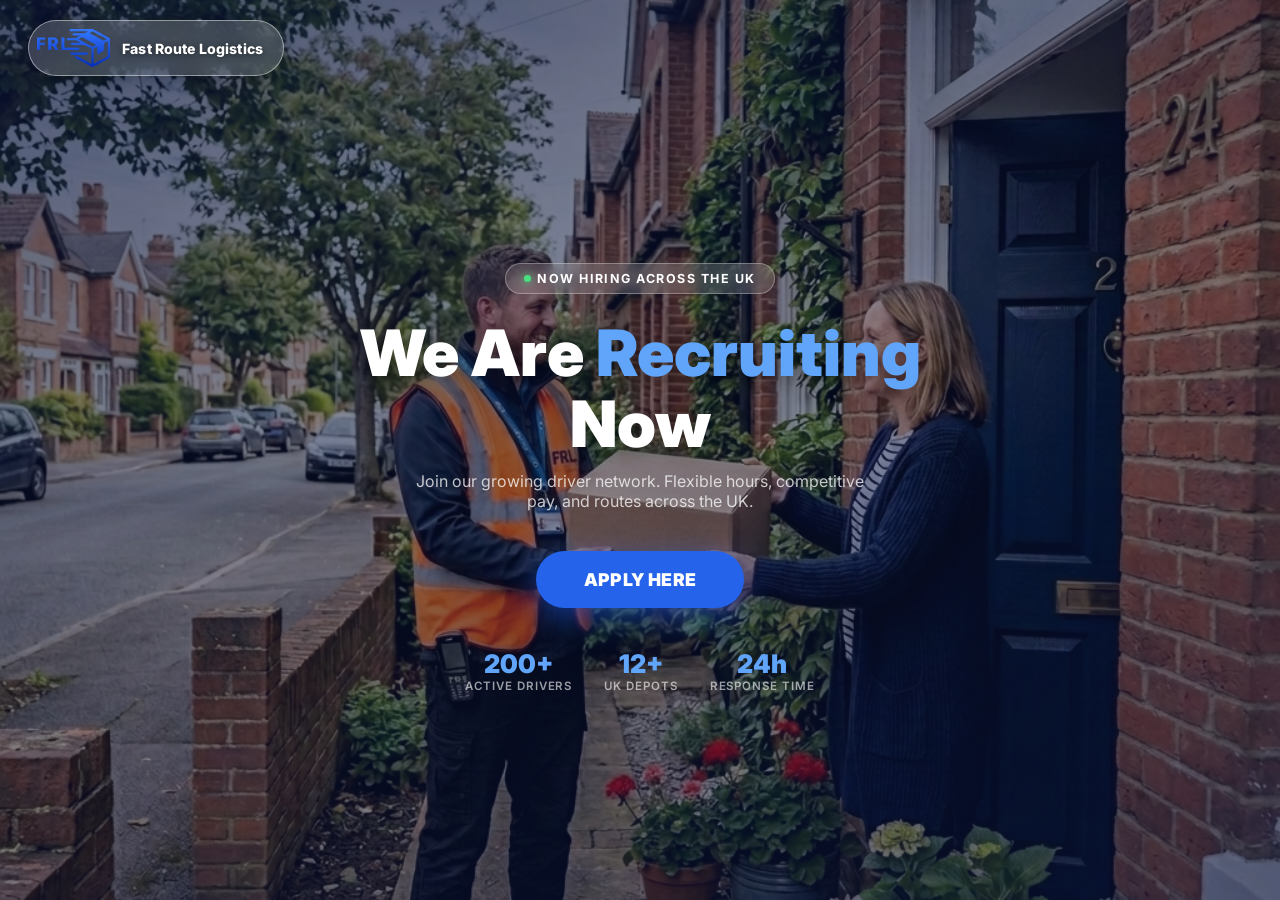
<file: index.html>
<!DOCTYPE html>
<html lang="en">
<head>
  <meta charset="UTF-8">
  <meta http-equiv="refresh" content="0; url=join-us.html">
  <title>Fast Route Logistics - Redirecting...</title>
  <script>window.location.replace('join-us.html');</script>
</head>
<body>
  <p>Redirecting to <a href="join-us.html">Fast Route Logistics Recruitment</a>...</p>
</body>
</html>
</file>
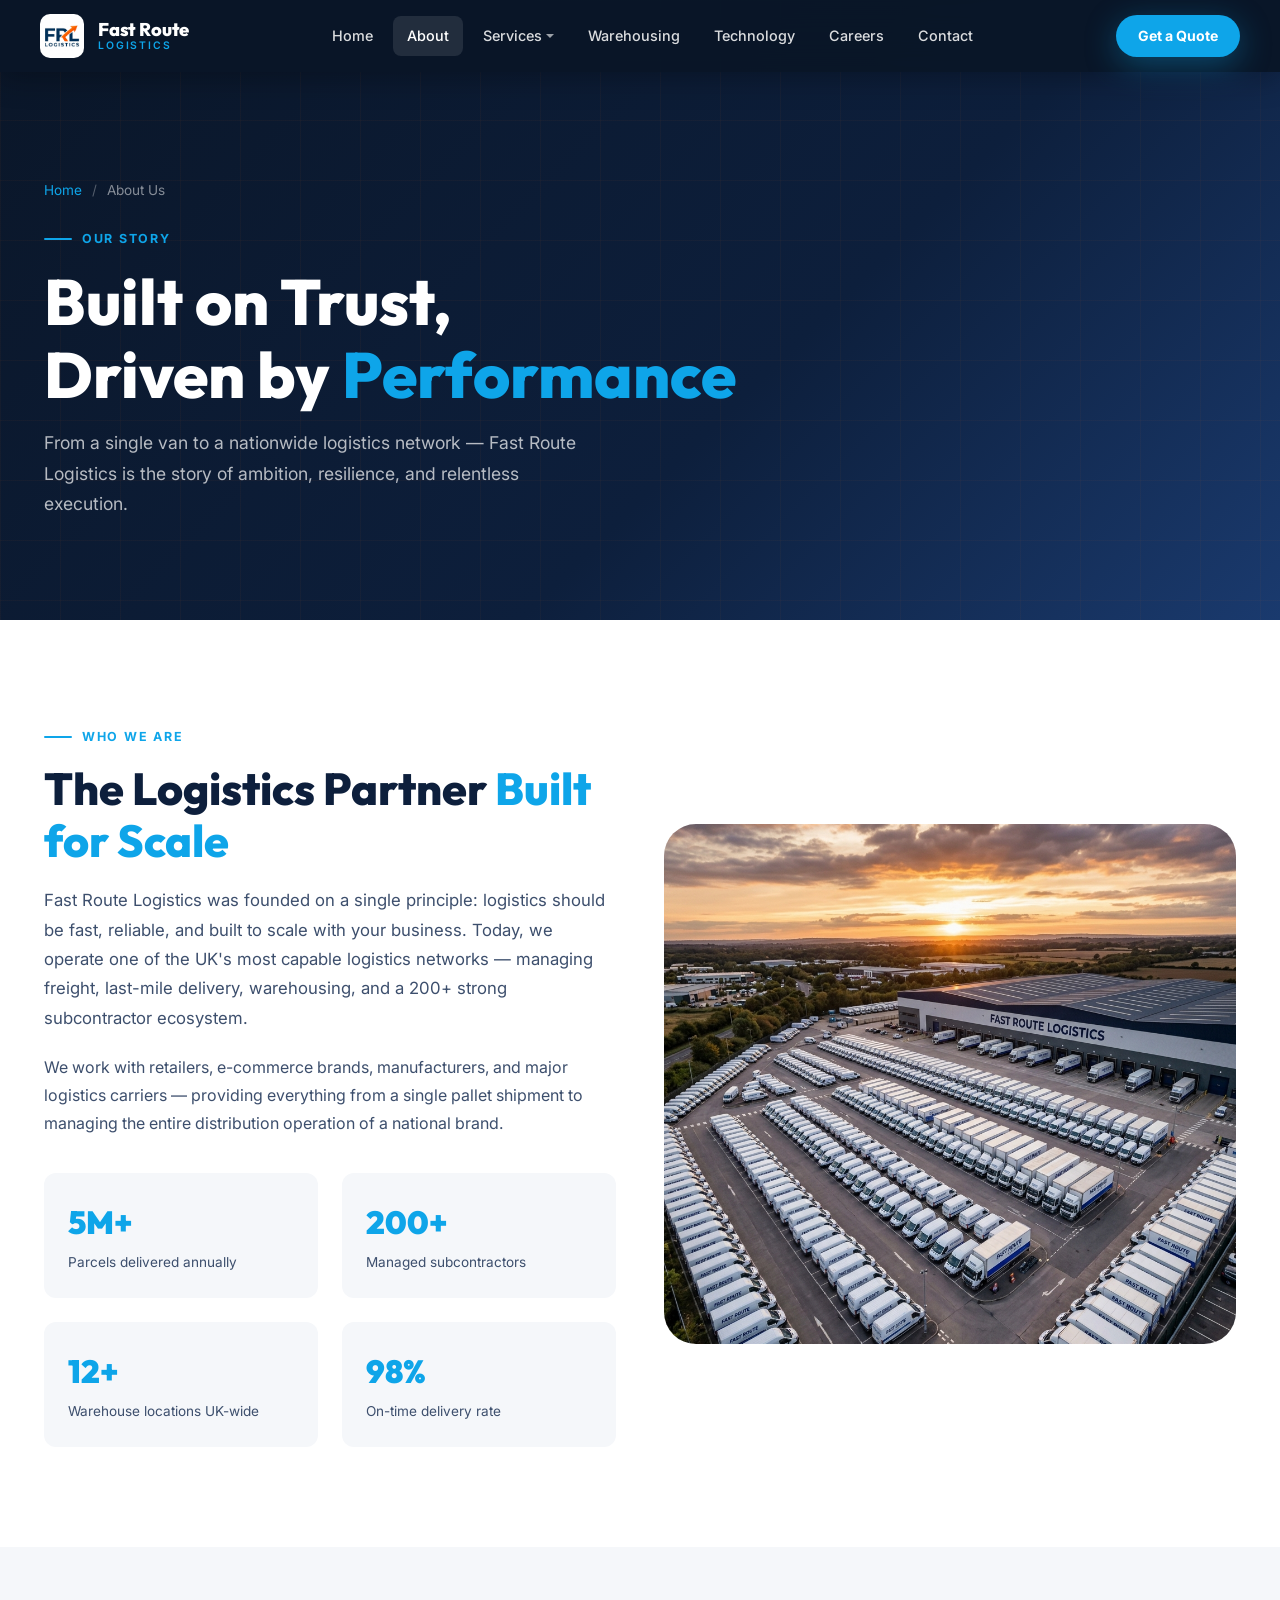
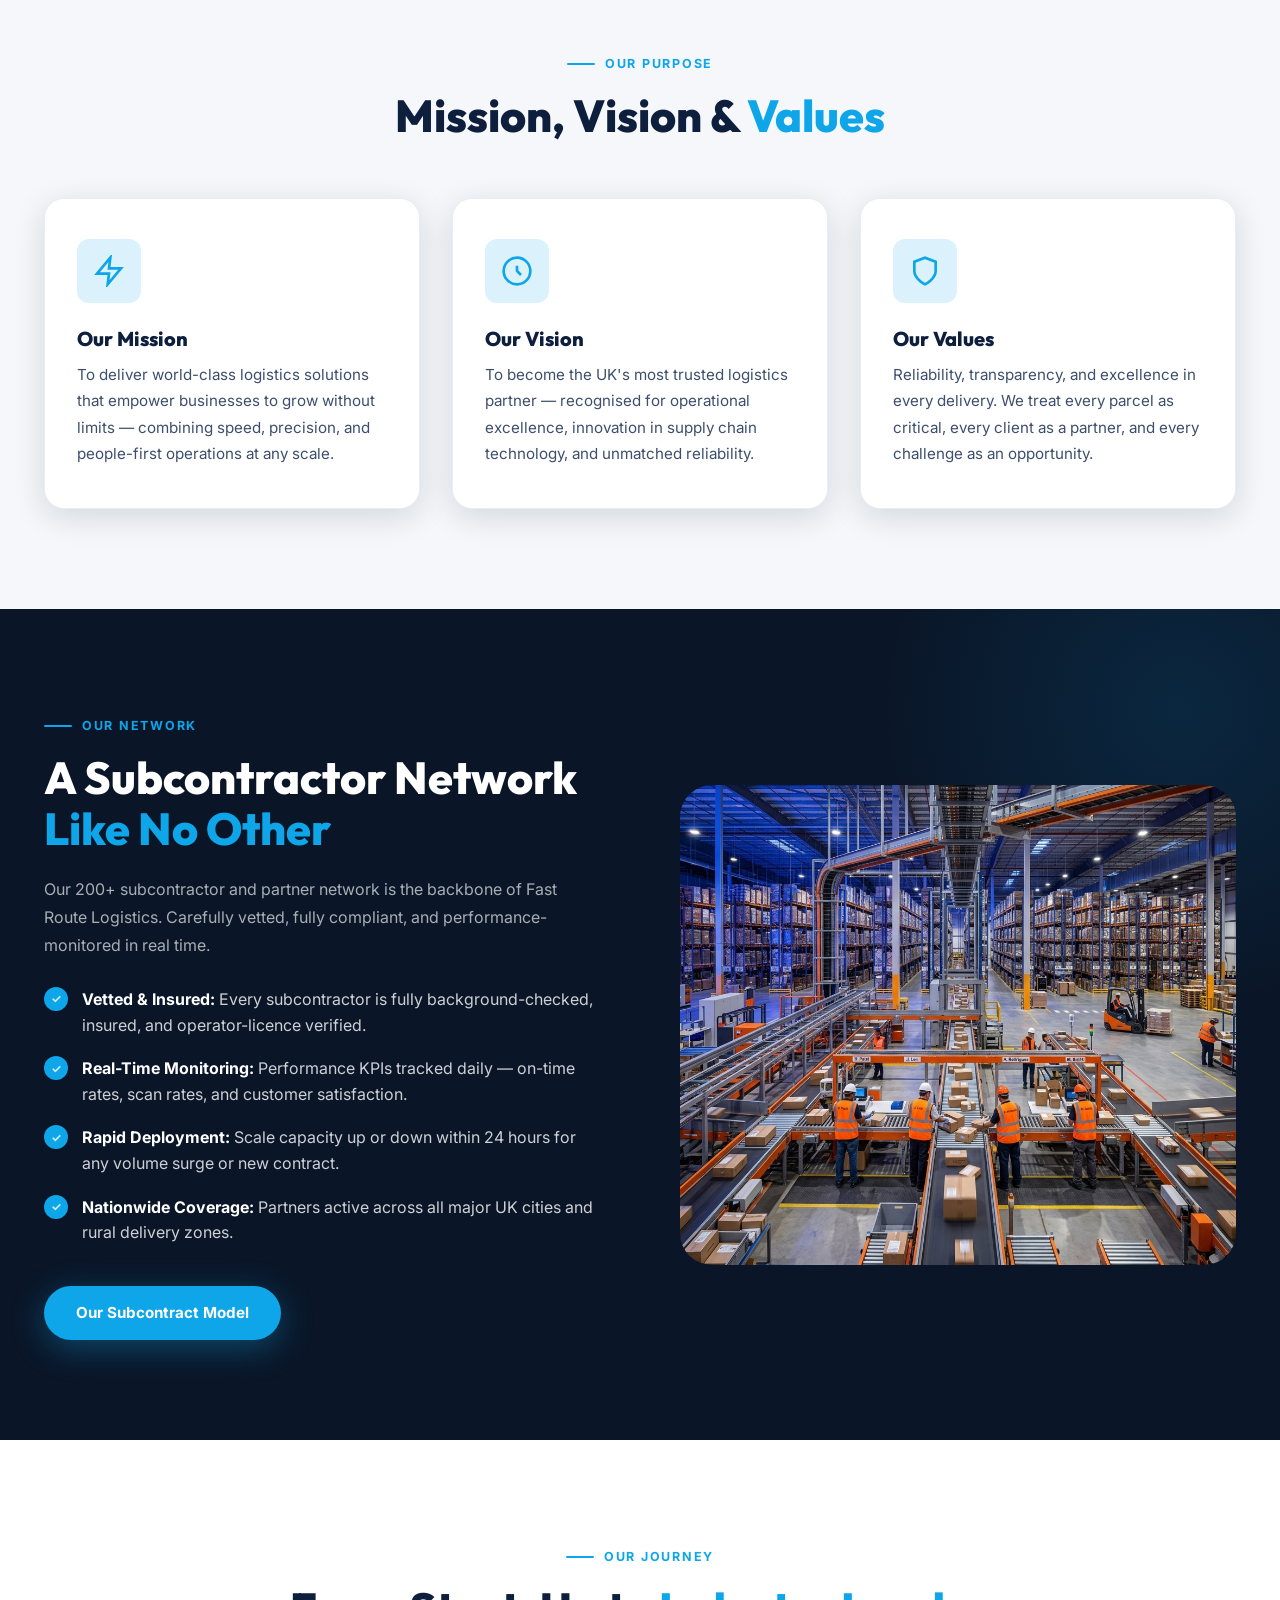
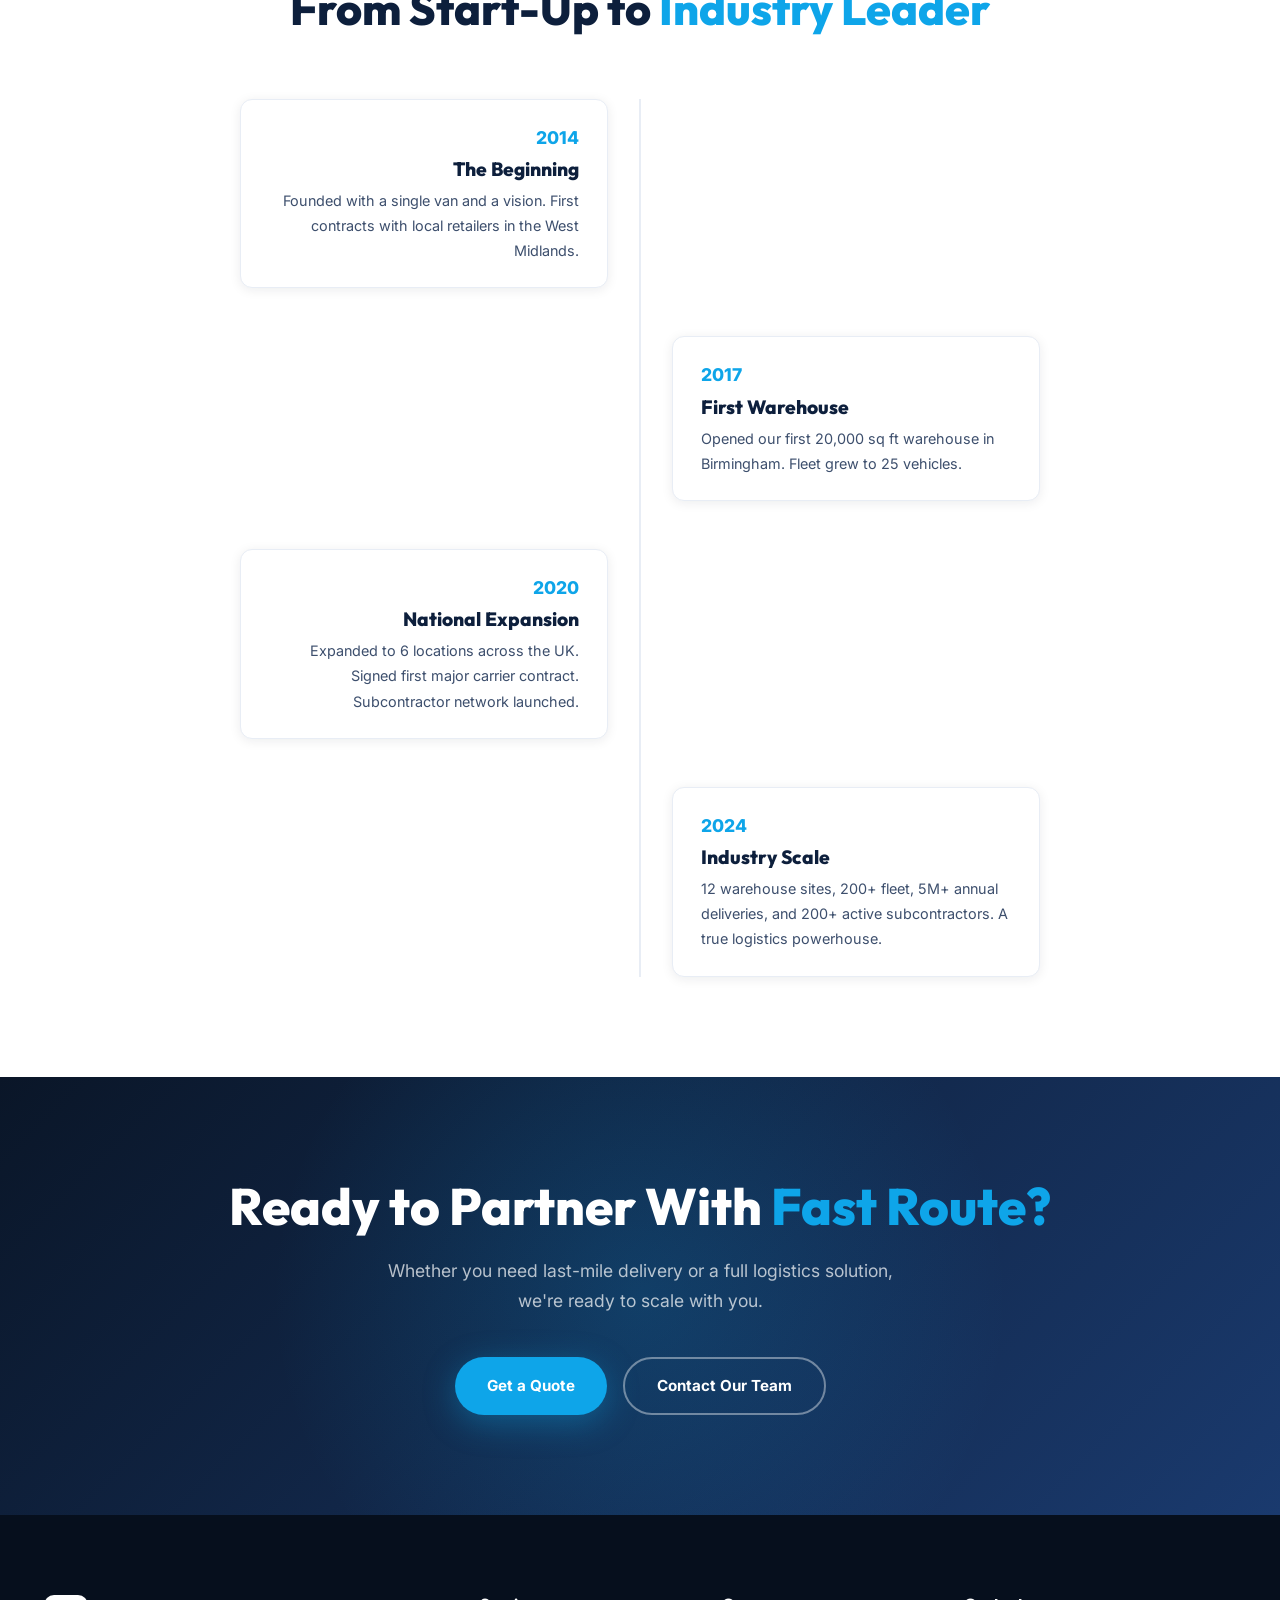
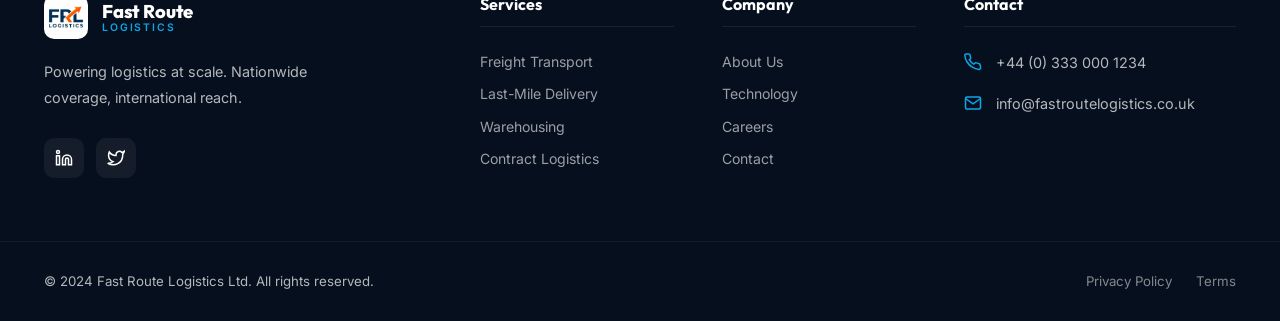
<file: about.html>
<!DOCTYPE html>
<html lang="en">
<head>
  <meta charset="UTF-8" />
  <meta name="viewport" content="width=device-width, initial-scale=1.0" />
  <title>About Us — Fast Route Logistics</title>
  <meta name="description" content="Learn about Fast Route Logistics — our mission, values, and the team powering nationwide and international logistics at scale." />
  <link rel="stylesheet" href="css/style.css" />
  <link rel="icon" type="image/png" href="images/logo.png" />
</head>
<body>

<nav id="navbar" class="scrolled">
  <div class="navbar-inner">
    <a href="index.html" class="nav-logo">
      <img src="images/logo.png" alt="FRL Logo" class="nav-logo-img" />
      <div class="nav-logo-text"><strong>Fast Route</strong><span>Logistics</span></div>
    </a>
    <div class="nav-links">
      <a href="index.html">Home</a>
      <a href="about.html" class="active">About</a>
      <div class="nav-dropdown">
        <a href="services.html">Services</a>
        <div class="dropdown-menu">
          <a href="services.html#freight">Freight Transport</a>
          <a href="services.html#last-mile">Last-Mile Delivery</a>
          <a href="services.html#contract">Contract Logistics</a>
          <a href="services.html#subcontract">Subcontractor Network</a>
        </div>
      </div>
      <a href="warehousing.html">Warehousing</a>
      <a href="technology.html">Technology</a>
      <a href="careers.html">Careers</a>
      <a href="contact.html">Contact</a>
    </div>
    <div class="nav-actions">
      <a href="contact.html#quote" class="btn btn-primary" style="padding:10px 22px;font-size:0.88rem;border-radius:50px;">Get a Quote</a>
    </div>
    <div class="hamburger" id="hamburgerBtn"><span></span><span></span><span></span></div>
  </div>
</nav>
<div class="mobile-nav" id="mobileNav">
  <button class="mobile-nav-close" id="mobileNavClose">✕</button>
  <a href="index.html">Home</a><a href="about.html">About Us</a><a href="services.html">Services</a>
  <a href="warehousing.html">Warehousing</a><a href="technology.html">Technology</a>
  <a href="careers.html">Careers</a><a href="contact.html">Contact</a>
  <a href="contact.html#quote" style="color:var(--orange);margin-top:16px;">Get a Quote →</a>
</div>

<!-- PAGE HEADER -->
<section class="page-header">
  <div class="container">
    <div class="page-header-content">
      <div class="breadcrumb"><a href="index.html">Home</a><span>/</span>About Us</div>
      <div class="section-label">Our Story</div>
      <h1>Built on Trust,<br />Driven by <span class="text-orange">Performance</span></h1>
      <p>From a single van to a nationwide logistics network — Fast Route Logistics is the story of ambition, resilience, and relentless execution.</p>
    </div>
  </div>
</section>

<!-- MISSION & VISION -->
<section class="section-pad" style="background:var(--white);">
  <div class="container">
    <div class="grid-2">
      <div class="reveal">
        <div class="section-label">Who We Are</div>
        <h2>The Logistics Partner <span class="text-orange">Built for Scale</span></h2>
        <p style="margin:20px 0 20px;color:var(--text-body);font-size:1.05rem;">Fast Route Logistics was founded on a single principle: logistics should be fast, reliable, and built to scale with your business. Today, we operate one of the UK's most capable logistics networks — managing freight, last-mile delivery, warehousing, and a 200+ strong subcontractor ecosystem.</p>
        <p style="color:var(--text-body);">We work with retailers, e-commerce brands, manufacturers, and major logistics carriers — providing everything from a single pallet shipment to managing the entire distribution operation of a national brand.</p>
        <div style="display:grid;grid-template-columns:1fr 1fr;gap:24px;margin-top:36px;">
          <div style="background:var(--off-white);border-radius:var(--radius-md);padding:24px;">
            <div style="font-family:var(--font-heading);font-size:2rem;font-weight:900;color:var(--orange);">5M+</div>
            <div style="font-size:0.85rem;color:var(--text-body);margin-top:4px;">Parcels delivered annually</div>
          </div>
          <div style="background:var(--off-white);border-radius:var(--radius-md);padding:24px;">
            <div style="font-family:var(--font-heading);font-size:2rem;font-weight:900;color:var(--orange);">200+</div>
            <div style="font-size:0.85rem;color:var(--text-body);margin-top:4px;">Managed subcontractors</div>
          </div>
          <div style="background:var(--off-white);border-radius:var(--radius-md);padding:24px;">
            <div style="font-family:var(--font-heading);font-size:2rem;font-weight:900;color:var(--orange);">12+</div>
            <div style="font-size:0.85rem;color:var(--text-body);margin-top:4px;">Warehouse locations UK-wide</div>
          </div>
          <div style="background:var(--off-white);border-radius:var(--radius-md);padding:24px;">
            <div style="font-family:var(--font-heading);font-size:2rem;font-weight:900;color:var(--orange);">98%</div>
            <div style="font-size:0.85rem;color:var(--text-body);margin-top:4px;">On-time delivery rate</div>
          </div>
        </div>
      </div>
      <div class="reveal reveal-delay-1">
        <div style="border-radius:var(--radius-xl);overflow:hidden;height:520px;">
          <img src="images/fleet.png" alt="FRL Fleet" style="width:100%;height:100%;object-fit:cover;" />
        </div>
      </div>
    </div>
  </div>
</section>

<!-- MISSION VISION VALUES -->
<section class="section-pad" style="background:var(--off-white);">
  <div class="container">
    <div class="text-center reveal" style="margin-bottom:56px;">
      <div class="section-label">Our Purpose</div>
      <h2>Mission, Vision &amp; <span class="text-orange">Values</span></h2>
    </div>
    <div class="grid-3">
      <div class="card reveal">
        <div class="card-icon"><svg xmlns="http://www.w3.org/2000/svg" viewBox="0 0 24 24" fill="none" stroke="currentColor" stroke-width="2"><path d="M13 2L3 14h9l-1 8 10-12h-9l1-8z"/></svg></div>
        <h3>Our Mission</h3>
        <p>To deliver world-class logistics solutions that empower businesses to grow without limits — combining speed, precision, and people-first operations at any scale.</p>
      </div>
      <div class="card reveal reveal-delay-1">
        <div class="card-icon"><svg xmlns="http://www.w3.org/2000/svg" viewBox="0 0 24 24" fill="none" stroke="currentColor" stroke-width="2"><circle cx="12" cy="12" r="10"/><path d="M12 8v4l3 3"/></svg></div>
        <h3>Our Vision</h3>
        <p>To become the UK's most trusted logistics partner — recognised for operational excellence, innovation in supply chain technology, and unmatched reliability.</p>
      </div>
      <div class="card reveal reveal-delay-2">
        <div class="card-icon"><svg xmlns="http://www.w3.org/2000/svg" viewBox="0 0 24 24" fill="none" stroke="currentColor" stroke-width="2"><path d="M12 22s8-4 8-10V5l-8-3-8 3v7c0 6 8 10 8 10z"/></svg></div>
        <h3>Our Values</h3>
        <p>Reliability, transparency, and excellence in every delivery. We treat every parcel as critical, every client as a partner, and every challenge as an opportunity.</p>
      </div>
    </div>
  </div>
</section>

<!-- SUBCONTRACTOR NETWORK -->
<section class="section-pad dark-section">
  <div class="container">
    <div class="grid-2" style="gap:80px;">
      <div class="reveal">
        <div class="section-label">Our Network</div>
        <h2 style="color:var(--white);">A Subcontractor Network <span class="text-orange">Like No Other</span></h2>
        <p style="color:rgba(255,255,255,0.65);margin:20px 0 28px;">Our 200+ subcontractor and partner network is the backbone of Fast Route Logistics. Carefully vetted, fully compliant, and performance-monitored in real time.</p>
        <ul style="display:flex;flex-direction:column;gap:18px;margin-bottom:40px;">
          <li style="display:flex;align-items:flex-start;gap:14px;color:rgba(255,255,255,0.8);">
            <span style="width:24px;height:24px;background:var(--orange);border-radius:50%;display:flex;align-items:center;justify-content:center;flex-shrink:0;font-size:0.75rem;font-weight:700;">✓</span>
            <span><strong style="color:var(--white);">Vetted &amp; Insured:</strong> Every subcontractor is fully background-checked, insured, and operator-licence verified.</span>
          </li>
          <li style="display:flex;align-items:flex-start;gap:14px;color:rgba(255,255,255,0.8);">
            <span style="width:24px;height:24px;background:var(--orange);border-radius:50%;display:flex;align-items:center;justify-content:center;flex-shrink:0;font-size:0.75rem;font-weight:700;">✓</span>
            <span><strong style="color:var(--white);">Real-Time Monitoring:</strong> Performance KPIs tracked daily — on-time rates, scan rates, and customer satisfaction.</span>
          </li>
          <li style="display:flex;align-items:flex-start;gap:14px;color:rgba(255,255,255,0.8);">
            <span style="width:24px;height:24px;background:var(--orange);border-radius:50%;display:flex;align-items:center;justify-content:center;flex-shrink:0;font-size:0.75rem;font-weight:700;">✓</span>
            <span><strong style="color:var(--white);">Rapid Deployment:</strong> Scale capacity up or down within 24 hours for any volume surge or new contract.</span>
          </li>
          <li style="display:flex;align-items:flex-start;gap:14px;color:rgba(255,255,255,0.8);">
            <span style="width:24px;height:24px;background:var(--orange);border-radius:50%;display:flex;align-items:center;justify-content:center;flex-shrink:0;font-size:0.75rem;font-weight:700;">✓</span>
            <span><strong style="color:var(--white);">Nationwide Coverage:</strong> Partners active across all major UK cities and rural delivery zones.</span>
          </li>
        </ul>
        <a href="services.html#subcontract" class="btn btn-primary">Our Subcontract Model</a>
      </div>
      <div class="reveal reveal-delay-1">
        <div style="border-radius:var(--radius-xl);overflow:hidden;height:480px;">
          <img src="images/warehouse.png" alt="FRL warehouse operations" style="width:100%;height:100%;object-fit:cover;" />
        </div>
      </div>
    </div>
  </div>
</section>

<!-- GROWTH TIMELINE -->
<section class="section-pad" style="background:var(--white);">
  <div class="container">
    <div class="text-center reveal" style="margin-bottom:64px;">
      <div class="section-label">Our Journey</div>
      <h2>From Start-Up to <span class="text-orange">Industry Leader</span></h2>
    </div>
    <div style="position:relative;max-width:800px;margin:0 auto;">
      <div style="position:absolute;left:50%;top:0;bottom:0;width:2px;background:var(--light-gray);transform:translateX(-50%);"></div>
      <div style="display:flex;flex-direction:column;gap:48px;">
        <!-- Timeline items -->
        <div class="reveal" style="display:flex;gap:32px;align-items:flex-start;justify-content:flex-end;text-align:right;padding-right:calc(50% + 32px);">
          <div style="background:var(--white);border:1px solid var(--light-gray);border-radius:var(--radius-md);padding:24px 28px;box-shadow:var(--shadow-sm);">
            <div style="font-weight:800;color:var(--orange);font-size:1.1rem;margin-bottom:6px;">2014</div>
            <h4 style="margin-bottom:8px;">The Beginning</h4>
            <p style="font-size:0.9rem;color:var(--text-body);">Founded with a single van and a vision. First contracts with local retailers in the West Midlands.</p>
          </div>
        </div>
        <div class="reveal" style="display:flex;gap:32px;align-items:flex-start;padding-left:calc(50% + 32px);">
          <div style="background:var(--white);border:1px solid var(--light-gray);border-radius:var(--radius-md);padding:24px 28px;box-shadow:var(--shadow-sm);">
            <div style="font-weight:800;color:var(--orange);font-size:1.1rem;margin-bottom:6px;">2017</div>
            <h4 style="margin-bottom:8px;">First Warehouse</h4>
            <p style="font-size:0.9rem;color:var(--text-body);">Opened our first 20,000 sq ft warehouse in Birmingham. Fleet grew to 25 vehicles.</p>
          </div>
        </div>
        <div class="reveal" style="display:flex;gap:32px;align-items:flex-start;justify-content:flex-end;text-align:right;padding-right:calc(50% + 32px);">
          <div style="background:var(--white);border:1px solid var(--light-gray);border-radius:var(--radius-md);padding:24px 28px;box-shadow:var(--shadow-sm);">
            <div style="font-weight:800;color:var(--orange);font-size:1.1rem;margin-bottom:6px;">2020</div>
            <h4 style="margin-bottom:8px;">National Expansion</h4>
            <p style="font-size:0.9rem;color:var(--text-body);">Expanded to 6 locations across the UK. Signed first major carrier contract. Subcontractor network launched.</p>
          </div>
        </div>
        <div class="reveal" style="display:flex;gap:32px;align-items:flex-start;padding-left:calc(50% + 32px);">
          <div style="background:var(--white);border:1px solid var(--light-gray);border-radius:var(--radius-md);padding:24px 28px;box-shadow:var(--shadow-sm);">
            <div style="font-weight:800;color:var(--orange);font-size:1.1rem;margin-bottom:6px;">2024</div>
            <h4 style="margin-bottom:8px;">Industry Scale</h4>
            <p style="font-size:0.9rem;color:var(--text-body);">12 warehouse sites, 200+ fleet, 5M+ annual deliveries, and 200+ active subcontractors. A true logistics powerhouse.</p>
          </div>
        </div>
      </div>
    </div>
  </div>
</section>

<!-- CTA -->
<section class="cta-banner">
  <div class="container" style="position:relative;z-index:1;">
    <div class="reveal">
      <h2>Ready to Partner With <span class="text-orange">Fast Route?</span></h2>
      <p>Whether you need last-mile delivery or a full logistics solution, we're ready to scale with you.</p>
      <div class="cta-banner-actions">
        <a href="contact.html#quote" class="btn btn-primary">Get a Quote</a>
        <a href="contact.html" class="btn btn-outline">Contact Our Team</a>
      </div>
    </div>
  </div>
</section>

<!-- FOOTER -->
<footer>
  <div class="container">
    <div class="footer-top">
      <div class="footer-brand">
        <a href="index.html" class="nav-logo"><img src="images/logo.png" alt="FRL" class="nav-logo-img" /><div class="nav-logo-text"><strong>Fast Route</strong><span>Logistics</span></div></a>
        <p>Powering logistics at scale. Nationwide coverage, international reach.</p>
        <div class="footer-social">
          <a href="#" aria-label="LinkedIn"><svg viewBox="0 0 24 24" fill="none" stroke="currentColor" stroke-width="2"><path d="M16 8a6 6 0 016 6v7h-4v-7a2 2 0 00-2-2 2 2 0 00-2 2v7h-4v-7a6 6 0 016-6z"/><rect x="2" y="9" width="4" height="12"/><circle cx="4" cy="4" r="2"/></svg></a>
          <a href="#" aria-label="X"><svg viewBox="0 0 24 24" fill="none" stroke="currentColor" stroke-width="2"><path d="M23 3a10.9 10.9 0 01-3.14 1.53 4.48 4.48 0 00-7.86 3v1A10.66 10.66 0 013 4s-4 9 5 13a11.64 11.64 0 01-7 2c9 5 20 0 20-11.5a4.5 4.5 0 00-.08-.83A7.72 7.72 0 0023 3z"/></svg></a>
        </div>
      </div>
      <div class="footer-col"><h4>Services</h4><ul><li><a href="services.html#freight">Freight Transport</a></li><li><a href="services.html#last-mile">Last-Mile Delivery</a></li><li><a href="warehousing.html">Warehousing</a></li><li><a href="services.html#contract">Contract Logistics</a></li></ul></div>
      <div class="footer-col"><h4>Company</h4><ul><li><a href="about.html">About Us</a></li><li><a href="technology.html">Technology</a></li><li><a href="careers.html">Careers</a></li><li><a href="contact.html">Contact</a></li></ul></div>
      <div class="footer-col"><h4>Contact</h4>
        <div class="footer-contact-item"><svg viewBox="0 0 24 24" fill="none" stroke="currentColor" stroke-width="2"><path d="M22 16.92v3a2 2 0 01-2.18 2 19.79 19.79 0 01-8.63-3.07A19.5 19.5 0 014.16 12a19.79 19.79 0 01-3.07-8.67A2 2 0 013.11 1.2h3a2 2 0 012 1.72c.127.96.361 1.903.7 2.81a2 2 0 01-.45 2.11L7.09 8.91a16 16 0 006 6l1.27-1.27a2 2 0 012.11-.45c.907.339 1.85.573 2.81.7A2 2 0 0121.28 16z"/></svg><span>+44 (0) 333 000 1234</span></div>
        <div class="footer-contact-item"><svg viewBox="0 0 24 24" fill="none" stroke="currentColor" stroke-width="2"><path d="M4 4h16c1.1 0 2 .9 2 2v12c0 1.1-.9 2-2 2H4c-1.1 0-2-.9-2-2V6c0-1.1.9-2 2-2z"/><polyline points="22,6 12,13 2,6"/></svg><span>info@fastroutelogistics.co.uk</span></div>
      </div>
    </div>
  </div>
  <div class="footer-bottom">
    <div class="container" style="display:flex;align-items:center;justify-content:space-between;flex-wrap:wrap;gap:16px;width:100%;">
      <p>© 2024 Fast Route Logistics Ltd. All rights reserved.</p>
      <div class="footer-bottom-links"><a href="#">Privacy Policy</a><a href="#">Terms</a></div>
    </div>
  </div>
</footer>
<script>
document.getElementById('hamburgerBtn').addEventListener('click',()=>{document.getElementById('mobileNav').classList.add('open');document.body.style.overflow='hidden';});
document.getElementById('mobileNavClose').addEventListener('click',()=>{document.getElementById('mobileNav').classList.remove('open');document.body.style.overflow='';});
const ro=new IntersectionObserver((entries)=>{entries.forEach(e=>{if(e.isIntersecting){e.target.classList.add('visible');ro.unobserve(e.target);}});},{threshold:0.1});
document.querySelectorAll('.reveal').forEach(el=>ro.observe(el));
</script>
</body>
</html>
</file>
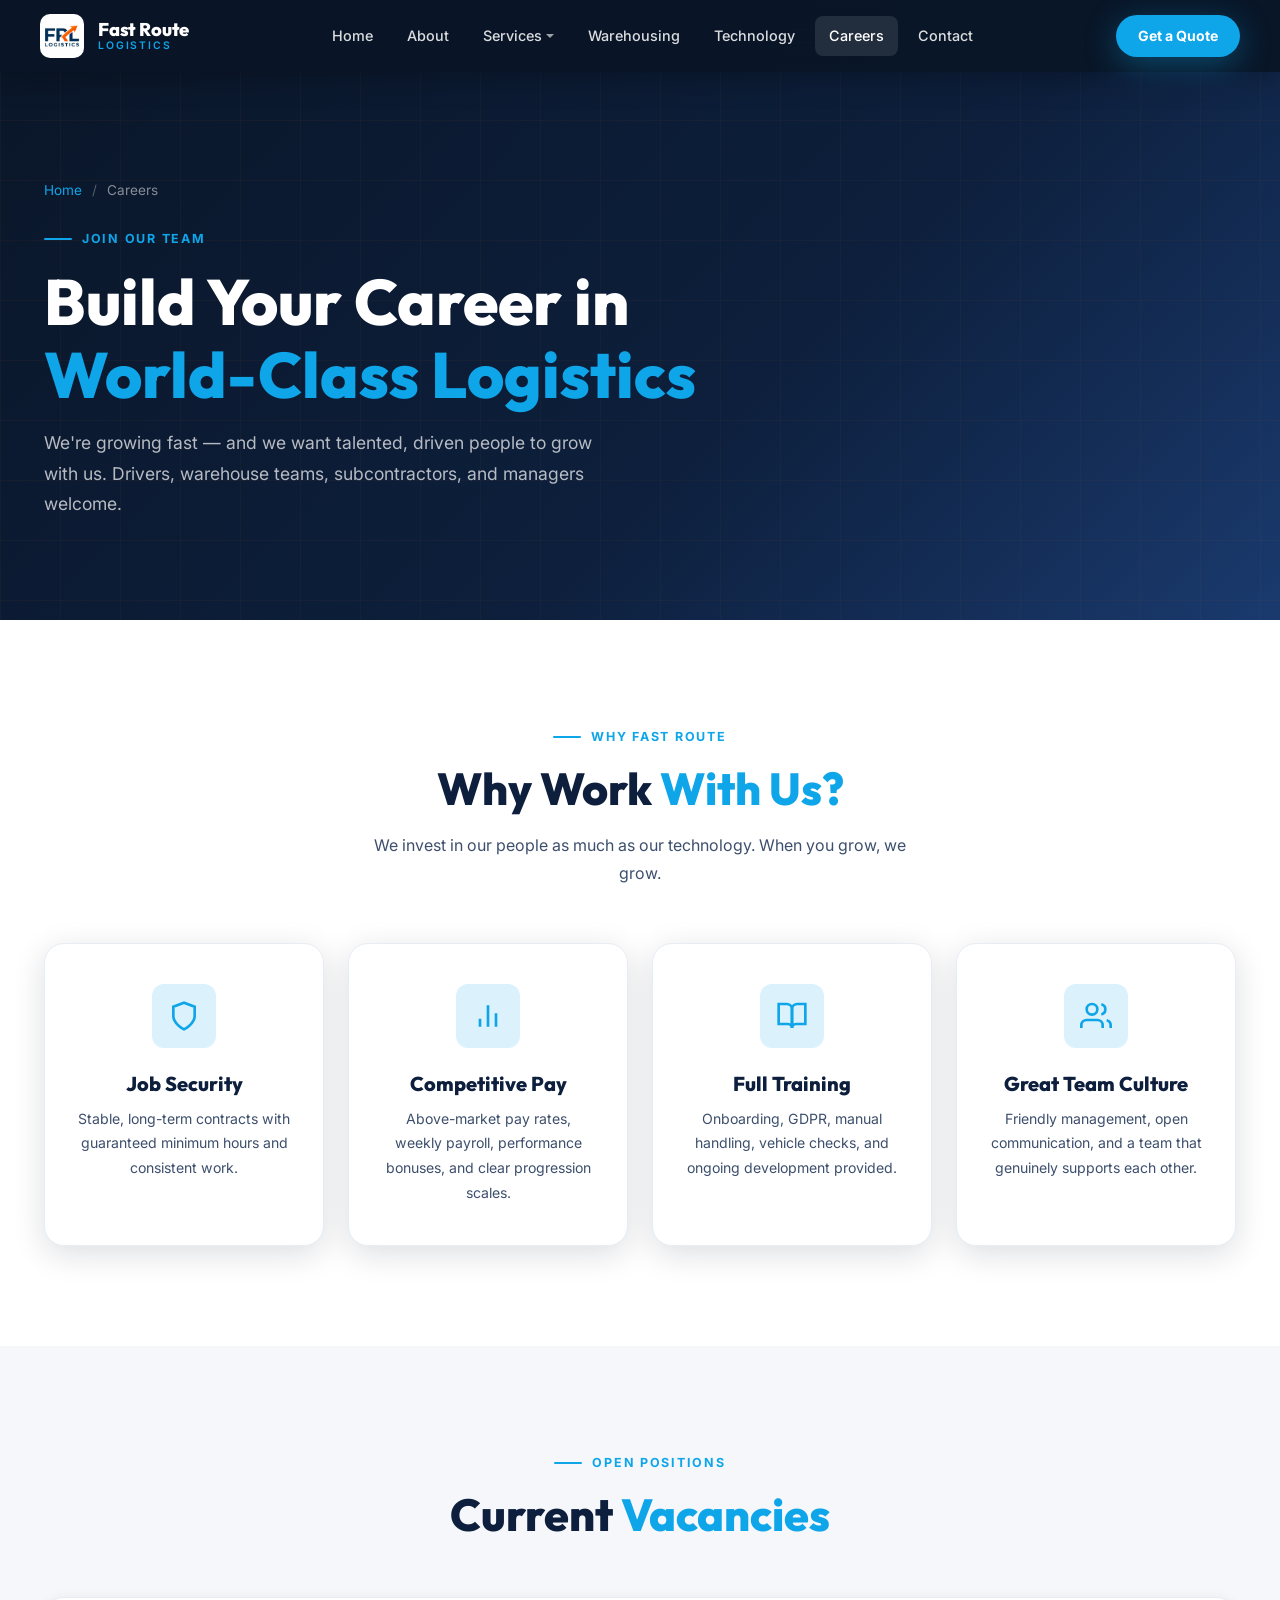
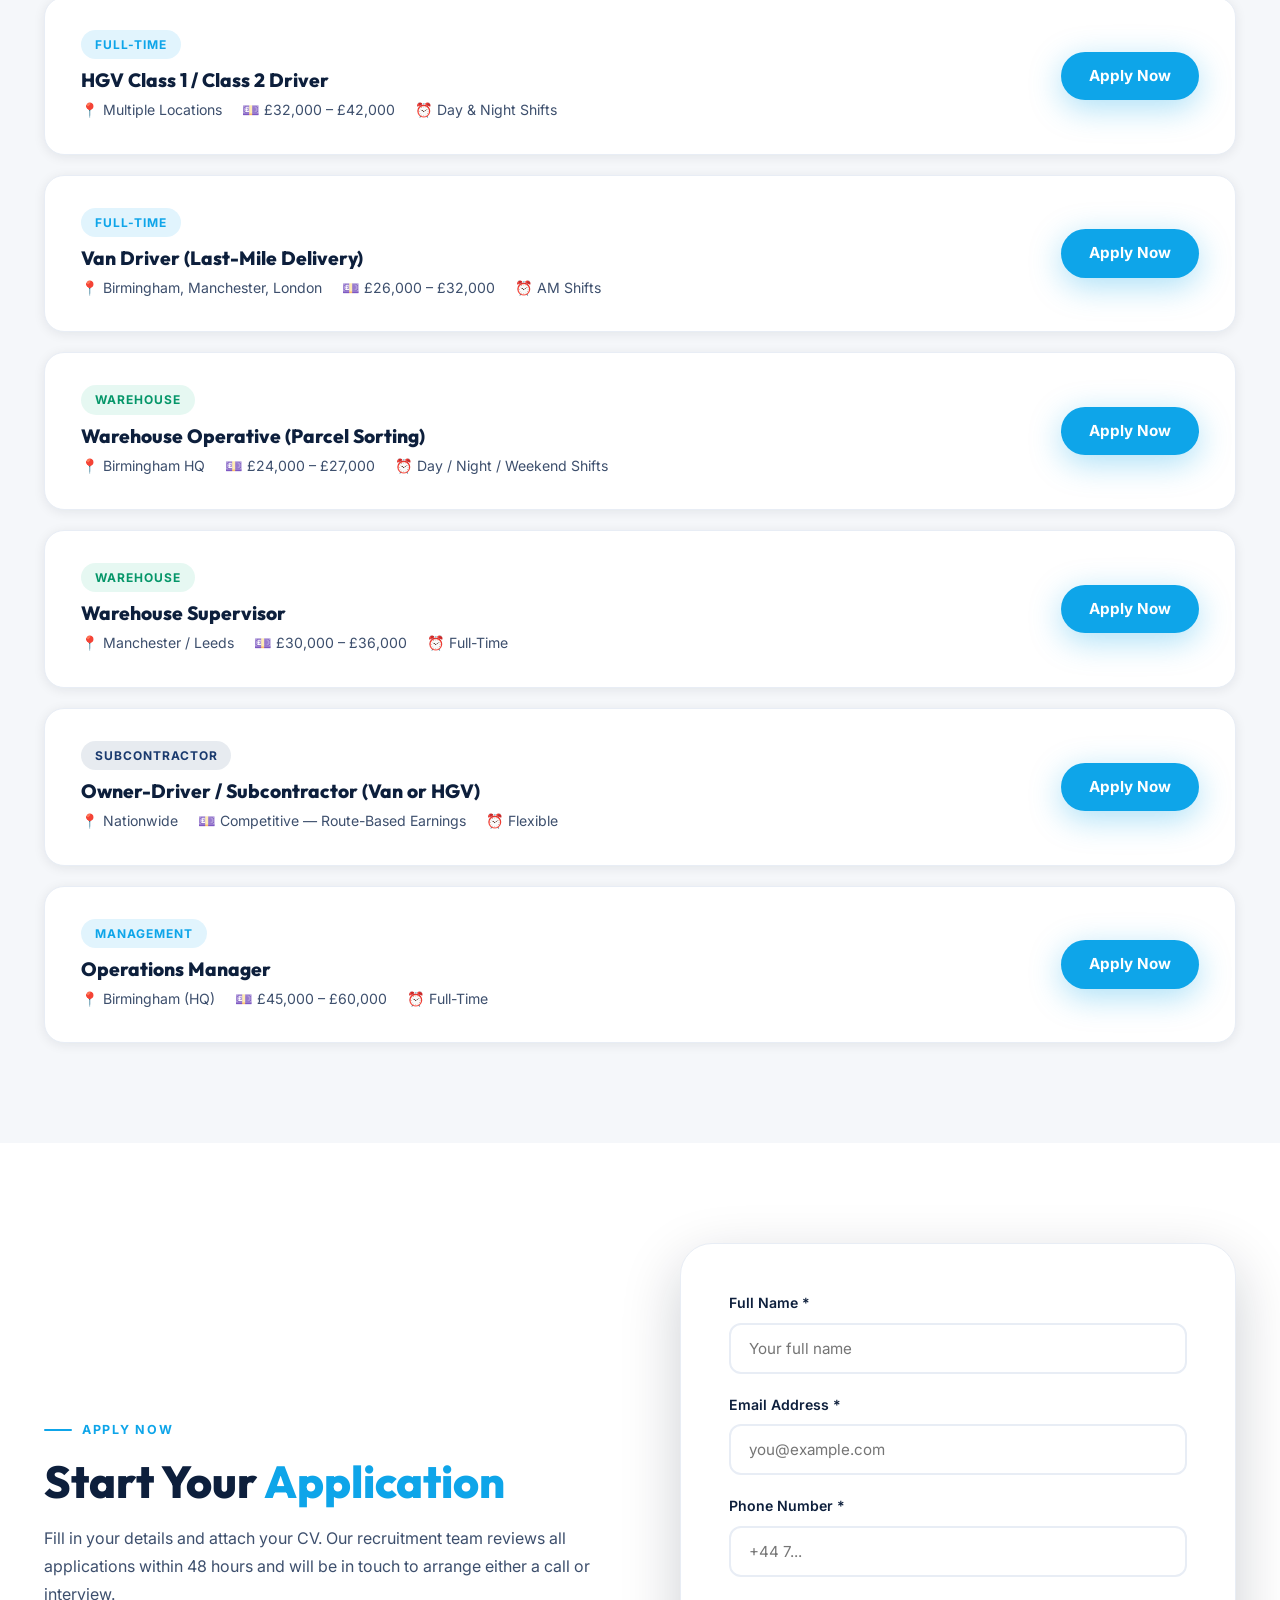
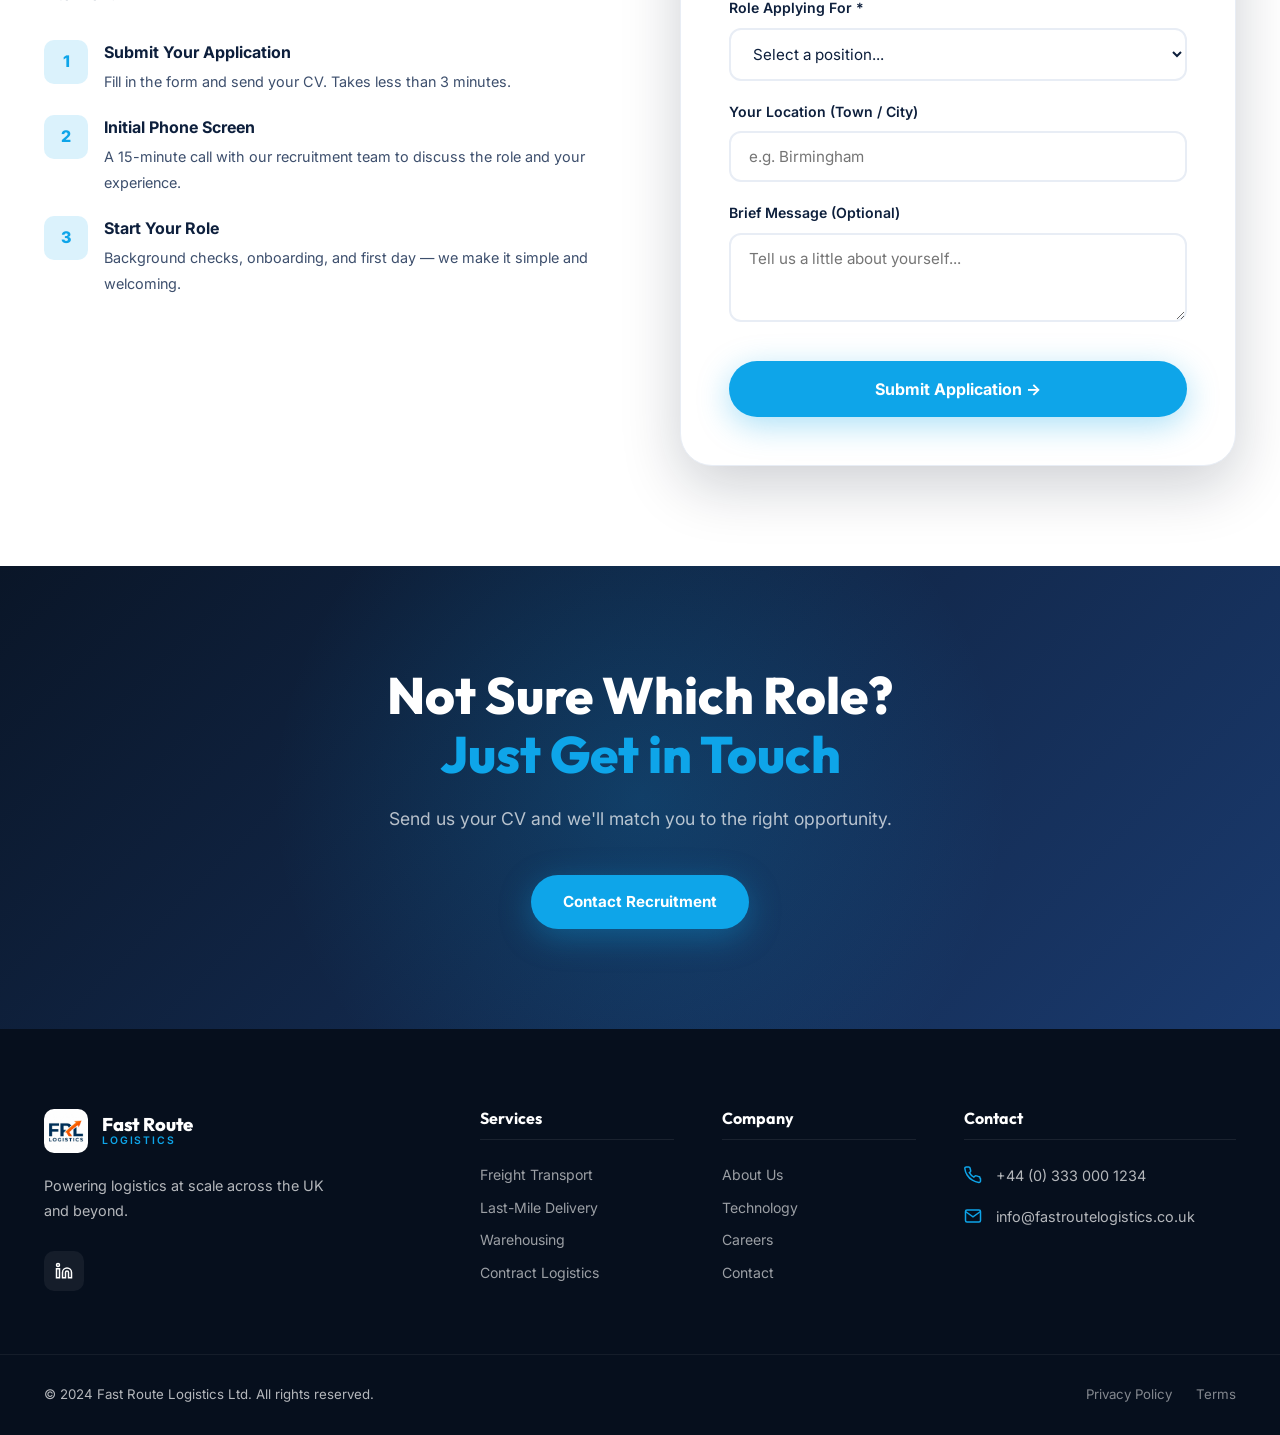
<file: careers.html>
<!DOCTYPE html>
<html lang="en">
<head>
  <meta charset="UTF-8" /><meta name="viewport" content="width=device-width, initial-scale=1.0" />
  <title>Careers — Fast Route Logistics</title>
  <meta name="description" content="Join Fast Route Logistics — hiring drivers, warehouse operatives, subcontractors, and management professionals across the UK." />
  <link rel="stylesheet" href="css/style.css" /><link rel="icon" type="image/png" href="images/logo.png" />
  <style>
.job-card{background:var(--white);border-radius:var(--radius-lg);padding:32px 36px;box-shadow:var(--shadow-sm);border:1px solid var(--light-gray);transition:var(--transition);display:flex;justify-content:space-between;align-items:center;gap:24px;flex-wrap:wrap;}
.job-card:hover{transform:translateY(-4px);box-shadow:var(--shadow-md);}
.job-badge{display:inline-flex;align-items:center;padding:5px 14px;border-radius:50px;font-size:0.75rem;font-weight:700;letter-spacing:0.08em;text-transform:uppercase;margin-bottom:10px;}
.badge-full{background:rgba(14,165,233,0.12);color:var(--orange);}
.badge-sub{background:rgba(26,58,110,0.1);color:var(--blue);}
.badge-warehouse{background:rgba(16,185,129,0.1);color:#059669;}
  </style>
</head>
<body>
<nav id="navbar" class="scrolled">
  <div class="navbar-inner">
    <a href="index.html" class="nav-logo"><img src="images/logo.png" alt="FRL Logo" class="nav-logo-img" /><div class="nav-logo-text"><strong>Fast Route</strong><span>Logistics</span></div></a>
    <div class="nav-links">
      <a href="index.html">Home</a><a href="about.html">About</a>
      <div class="nav-dropdown"><a href="services.html">Services</a><div class="dropdown-menu"><a href="services.html#freight">Freight Transport</a><a href="services.html#last-mile">Last-Mile Delivery</a><a href="services.html#contract">Contract Logistics</a><a href="services.html#subcontract">Subcontractor Network</a></div></div>
      <a href="warehousing.html">Warehousing</a><a href="technology.html">Technology</a><a href="careers.html" class="active">Careers</a><a href="contact.html">Contact</a>
    </div>
    <div class="nav-actions"><a href="contact.html#quote" class="btn btn-primary" style="padding:10px 22px;font-size:0.88rem;border-radius:50px;">Get a Quote</a></div>
    <div class="hamburger" id="hamburgerBtn"><span></span><span></span><span></span></div>
  </div>
</nav>
<div class="mobile-nav" id="mobileNav"><button class="mobile-nav-close" id="mobileNavClose">✕</button><a href="index.html">Home</a><a href="about.html">About Us</a><a href="services.html">Services</a><a href="warehousing.html">Warehousing</a><a href="technology.html">Technology</a><a href="careers.html">Careers</a><a href="contact.html">Contact</a><a href="contact.html#quote" style="color:var(--orange);margin-top:16px;">Get a Quote →</a></div>

<section class="page-header">
  <div class="container"><div class="page-header-content">
    <div class="breadcrumb"><a href="index.html">Home</a><span>/</span>Careers</div>
    <div class="section-label">Join Our Team</div>
    <h1>Build Your Career in<br /><span class="text-orange">World-Class Logistics</span></h1>
    <p>We're growing fast — and we want talented, driven people to grow with us. Drivers, warehouse teams, subcontractors, and managers welcome.</p>
  </div></div>
</section>

<!-- WHY JOIN US -->
<section class="section-pad" style="background:var(--white);">
  <div class="container">
    <div class="text-center reveal" style="margin-bottom:56px;">
      <div class="section-label">Why Fast Route</div>
      <h2>Why Work <span class="text-orange">With Us?</span></h2>
      <p style="max-width:540px;margin:16px auto 0;color:var(--text-body);">We invest in our people as much as our technology. When you grow, we grow.</p>
    </div>
    <div class="grid-4">
      <div class="card text-center reveal">
        <div class="card-icon" style="margin:0 auto 24px;"><svg xmlns="http://www.w3.org/2000/svg" viewBox="0 0 24 24" fill="none" stroke="currentColor" stroke-width="2"><path d="M12 22s8-4 8-10V5l-8-3-8 3v7c0 6 8 10 8 10z"/></svg></div>
        <h3>Job Security</h3>
        <p style="font-size:0.88rem;">Stable, long-term contracts with guaranteed minimum hours and consistent work.</p>
      </div>
      <div class="card text-center reveal reveal-delay-1">
        <div class="card-icon" style="margin:0 auto 24px;"><svg xmlns="http://www.w3.org/2000/svg" viewBox="0 0 24 24" fill="none" stroke="currentColor" stroke-width="2"><path d="M18 20V10M12 20V4M6 20v-6"/></svg></div>
        <h3>Competitive Pay</h3>
        <p style="font-size:0.88rem;">Above-market pay rates, weekly payroll, performance bonuses, and clear progression scales.</p>
      </div>
      <div class="card text-center reveal reveal-delay-2">
        <div class="card-icon" style="margin:0 auto 24px;"><svg xmlns="http://www.w3.org/2000/svg" viewBox="0 0 24 24" fill="none" stroke="currentColor" stroke-width="2"><path d="M2 3h6a4 4 0 014 4v14a3 3 0 00-3-3H2z"/><path d="M22 3h-6a4 4 0 00-4 4v14a3 3 0 013-3h7z"/></svg></div>
        <h3>Full Training</h3>
        <p style="font-size:0.88rem;">Onboarding, GDPR, manual handling, vehicle checks, and ongoing development provided.</p>
      </div>
      <div class="card text-center reveal reveal-delay-3">
        <div class="card-icon" style="margin:0 auto 24px;"><svg xmlns="http://www.w3.org/2000/svg" viewBox="0 0 24 24" fill="none" stroke="currentColor" stroke-width="2"><path d="M17 21v-2a4 4 0 00-4-4H5a4 4 0 00-4 4v2"/><circle cx="9" cy="7" r="4"/><path d="M23 21v-2a4 4 0 00-3-3.87M16 3.13a4 4 0 010 7.75"/></svg></div>
        <h3>Great Team Culture</h3>
        <p style="font-size:0.88rem;">Friendly management, open communication, and a team that genuinely supports each other.</p>
      </div>
    </div>
  </div>
</section>

<!-- CURRENT VACANCIES -->
<section class="section-pad" style="background:var(--off-white);">
  <div class="container">
    <div class="text-center reveal" style="margin-bottom:56px;">
      <div class="section-label">Open Positions</div>
      <h2>Current <span class="text-orange">Vacancies</span></h2>
    </div>
    <div style="display:flex;flex-direction:column;gap:20px;">
      <div class="job-card reveal">
        <div>
          <span class="job-badge badge-full">Full-Time</span>
          <h3 style="margin-bottom:8px;font-size:1.2rem;">HGV Class 1 / Class 2 Driver</h3>
          <div style="display:flex;gap:20px;flex-wrap:wrap;color:var(--text-body);font-size:0.88rem;">
            <span>📍 Multiple Locations</span><span>💷 £32,000 – £42,000</span><span>⏰ Day &amp; Night Shifts</span>
          </div>
        </div>
        <a href="#apply" class="btn btn-primary" style="white-space:nowrap;padding:12px 28px;">Apply Now</a>
      </div>
      <div class="job-card reveal">
        <div>
          <span class="job-badge badge-full">Full-Time</span>
          <h3 style="margin-bottom:8px;font-size:1.2rem;">Van Driver (Last-Mile Delivery)</h3>
          <div style="display:flex;gap:20px;flex-wrap:wrap;color:var(--text-body);font-size:0.88rem;">
            <span>📍 Birmingham, Manchester, London</span><span>💷 £26,000 – £32,000</span><span>⏰ AM Shifts</span>
          </div>
        </div>
        <a href="#apply" class="btn btn-primary" style="white-space:nowrap;padding:12px 28px;">Apply Now</a>
      </div>
      <div class="job-card reveal">
        <div>
          <span class="job-badge badge-warehouse">Warehouse</span>
          <h3 style="margin-bottom:8px;font-size:1.2rem;">Warehouse Operative (Parcel Sorting)</h3>
          <div style="display:flex;gap:20px;flex-wrap:wrap;color:var(--text-body);font-size:0.88rem;">
            <span>📍 Birmingham HQ</span><span>💷 £24,000 – £27,000</span><span>⏰ Day / Night / Weekend Shifts</span>
          </div>
        </div>
        <a href="#apply" class="btn btn-primary" style="white-space:nowrap;padding:12px 28px;">Apply Now</a>
      </div>
      <div class="job-card reveal">
        <div>
          <span class="job-badge badge-warehouse">Warehouse</span>
          <h3 style="margin-bottom:8px;font-size:1.2rem;">Warehouse Supervisor</h3>
          <div style="display:flex;gap:20px;flex-wrap:wrap;color:var(--text-body);font-size:0.88rem;">
            <span>📍 Manchester / Leeds</span><span>💷 £30,000 – £36,000</span><span>⏰ Full-Time</span>
          </div>
        </div>
        <a href="#apply" class="btn btn-primary" style="white-space:nowrap;padding:12px 28px;">Apply Now</a>
      </div>
      <div class="job-card reveal">
        <div>
          <span class="job-badge badge-sub">Subcontractor</span>
          <h3 style="margin-bottom:8px;font-size:1.2rem;">Owner-Driver / Subcontractor (Van or HGV)</h3>
          <div style="display:flex;gap:20px;flex-wrap:wrap;color:var(--text-body);font-size:0.88rem;">
            <span>📍 Nationwide</span><span>💷 Competitive — Route-Based Earnings</span><span>⏰ Flexible</span>
          </div>
        </div>
        <a href="#apply" class="btn btn-primary" style="white-space:nowrap;padding:12px 28px;">Apply Now</a>
      </div>
      <div class="job-card reveal">
        <div>
          <span class="job-badge badge-full">Management</span>
          <h3 style="margin-bottom:8px;font-size:1.2rem;">Operations Manager</h3>
          <div style="display:flex;gap:20px;flex-wrap:wrap;color:var(--text-body);font-size:0.88rem;">
            <span>📍 Birmingham (HQ)</span><span>💷 £45,000 – £60,000</span><span>⏰ Full-Time</span>
          </div>
        </div>
        <a href="#apply" class="btn btn-primary" style="white-space:nowrap;padding:12px 28px;">Apply Now</a>
      </div>
    </div>
  </div>
</section>

<!-- APPLICATION FORM -->
<section class="section-pad" id="apply" style="background:var(--white);">
  <div class="container">
    <div class="grid-2" style="gap:80px;">
      <div class="reveal">
        <div class="section-label">Apply Now</div>
        <h2>Start Your <span class="text-orange">Application</span></h2>
        <p style="color:var(--text-body);margin:16px 0 32px;">Fill in your details and attach your CV. Our recruitment team reviews all applications within 48 hours and will be in touch to arrange either a call or interview.</p>
        <div style="display:flex;flex-direction:column;gap:20px;">
          <div style="display:flex;align-items:flex-start;gap:16px;">
            <div style="width:44px;height:44px;background:var(--orange-glow);border-radius:10px;display:flex;align-items:center;justify-content:center;flex-shrink:0;"><span style="color:var(--orange);font-weight:800;">1</span></div>
            <div><strong style="color:var(--text-dark);display:block;margin-bottom:4px;">Submit Your Application</strong><span style="color:var(--text-body);font-size:0.9rem;">Fill in the form and send your CV. Takes less than 3 minutes.</span></div>
          </div>
          <div style="display:flex;align-items:flex-start;gap:16px;">
            <div style="width:44px;height:44px;background:var(--orange-glow);border-radius:10px;display:flex;align-items:center;justify-content:center;flex-shrink:0;"><span style="color:var(--orange);font-weight:800;">2</span></div>
            <div><strong style="color:var(--text-dark);display:block;margin-bottom:4px;">Initial Phone Screen</strong><span style="color:var(--text-body);font-size:0.9rem;">A 15-minute call with our recruitment team to discuss the role and your experience.</span></div>
          </div>
          <div style="display:flex;align-items:flex-start;gap:16px;">
            <div style="width:44px;height:44px;background:var(--orange-glow);border-radius:10px;display:flex;align-items:center;justify-content:center;flex-shrink:0;"><span style="color:var(--orange);font-weight:800;">3</span></div>
            <div><strong style="color:var(--text-dark);display:block;margin-bottom:4px;">Start Your Role</strong><span style="color:var(--text-body);font-size:0.9rem;">Background checks, onboarding, and first day — we make it simple and welcoming.</span></div>
          </div>
        </div>
      </div>
      <div class="reveal reveal-delay-1">
        <div style="background:var(--white);border-radius:var(--radius-xl);padding:48px;box-shadow:var(--shadow-lg);border:1px solid var(--light-gray);">
          <form id="applyForm" onsubmit="submitApplication(event)">
            <div style="margin-bottom:20px;"><label class="form-label">Full Name *</label><input class="form-input" type="text" placeholder="Your full name" required /></div>
            <div style="margin-bottom:20px;"><label class="form-label">Email Address *</label><input class="form-input" type="email" placeholder="you@example.com" required /></div>
            <div style="margin-bottom:20px;"><label class="form-label">Phone Number *</label><input class="form-input" type="tel" placeholder="+44 7..." required /></div>
            <div style="margin-bottom:20px;"><label class="form-label">Role Applying For *</label>
              <select class="form-input" required>
                <option value="">Select a position...</option>
                <option>HGV Class 1 Driver</option>
                <option>HGV Class 2 Driver</option>
                <option>Van Driver (Last-Mile)</option>
                <option>Warehouse Operative</option>
                <option>Warehouse Supervisor</option>
                <option>Owner-Driver / Subcontractor</option>
                <option>Operations Manager</option>
                <option>Other</option>
              </select>
            </div>
            <div style="margin-bottom:20px;"><label class="form-label">Your Location (Town / City)</label><input class="form-input" type="text" placeholder="e.g. Birmingham" /></div>
            <div style="margin-bottom:32px;"><label class="form-label">Brief Message (Optional)</label><textarea class="form-input" rows="3" placeholder="Tell us a little about yourself..."></textarea></div>
            <button type="submit" class="btn btn-primary" style="width:100%;justify-content:center;font-size:1rem;padding:18px;">Submit Application →</button>
          </form>
          <div id="applySuccess" style="display:none;text-align:center;padding:32px 0;">
            <div style="font-size:3rem;margin-bottom:16px;">🎉</div>
            <h3 style="color:var(--navy);margin-bottom:8px;">Application Received!</h3>
            <p style="color:var(--text-body);">We'll be in touch within 48 hours. Good luck!</p>
          </div>
        </div>
      </div>
    </div>
  </div>
</section>

<section class="cta-banner">
  <div class="container" style="position:relative;z-index:1;"><div class="reveal">
    <h2>Not Sure Which Role?<br /><span class="text-orange">Just Get in Touch</span></h2>
    <p>Send us your CV and we'll match you to the right opportunity.</p>
    <div class="cta-banner-actions"><a href="contact.html" class="btn btn-primary">Contact Recruitment</a></div>
  </div></div>
</section>

<footer>
  <div class="container">
    <div class="footer-top">
      <div class="footer-brand"><a href="index.html" class="nav-logo"><img src="images/logo.png" alt="FRL" class="nav-logo-img" /><div class="nav-logo-text"><strong>Fast Route</strong><span>Logistics</span></div></a><p>Powering logistics at scale across the UK and beyond.</p><div class="footer-social"><a href="#" aria-label="LinkedIn"><svg viewBox="0 0 24 24" fill="none" stroke="currentColor" stroke-width="2"><path d="M16 8a6 6 0 016 6v7h-4v-7a2 2 0 00-2-2 2 2 0 00-2 2v7h-4v-7a6 6 0 016-6z"/><rect x="2" y="9" width="4" height="12"/><circle cx="4" cy="4" r="2"/></svg></a></div></div>
      <div class="footer-col"><h4>Services</h4><ul><li><a href="services.html#freight">Freight Transport</a></li><li><a href="services.html#last-mile">Last-Mile Delivery</a></li><li><a href="warehousing.html">Warehousing</a></li><li><a href="services.html#contract">Contract Logistics</a></li></ul></div>
      <div class="footer-col"><h4>Company</h4><ul><li><a href="about.html">About Us</a></li><li><a href="technology.html">Technology</a></li><li><a href="careers.html">Careers</a></li><li><a href="contact.html">Contact</a></li></ul></div>
      <div class="footer-col"><h4>Contact</h4><div class="footer-contact-item"><svg viewBox="0 0 24 24" fill="none" stroke="currentColor" stroke-width="2"><path d="M22 16.92v3a2 2 0 01-2.18 2 19.79 19.79 0 01-8.63-3.07A19.5 19.5 0 014.16 12a19.79 19.79 0 01-3.07-8.67A2 2 0 013.11 1.2h3a2 2 0 012 1.72c.127.96.361 1.903.7 2.81a2 2 0 01-.45 2.11L7.09 8.91a16 16 0 006 6l1.27-1.27a2 2 0 012.11-.45c.907.339 1.85.573 2.81.7A2 2 0 0121.28 16z"/></svg><span>+44 (0) 333 000 1234</span></div><div class="footer-contact-item"><svg viewBox="0 0 24 24" fill="none" stroke="currentColor" stroke-width="2"><path d="M4 4h16c1.1 0 2 .9 2 2v12c0 1.1-.9 2-2 2H4c-1.1 0-2-.9-2-2V6c0-1.1.9-2 2-2z"/><polyline points="22,6 12,13 2,6"/></svg><span>info@fastroutelogistics.co.uk</span></div></div>
    </div>
  </div>
  <div class="footer-bottom"><div class="container" style="display:flex;align-items:center;justify-content:space-between;flex-wrap:wrap;gap:16px;width:100%;"><p>© 2024 Fast Route Logistics Ltd. All rights reserved.</p><div class="footer-bottom-links"><a href="#">Privacy Policy</a><a href="#">Terms</a></div></div></div>
</footer>
<style>
.form-label{display:block;font-weight:600;font-size:0.88rem;color:var(--text-dark);margin-bottom:8px;}
.form-input{width:100%;padding:14px 18px;border:2px solid var(--light-gray);border-radius:var(--radius-md);font-family:var(--font-body);font-size:0.95rem;color:var(--text-dark);background:var(--white);transition:var(--transition);outline:none;resize:vertical;}
.form-input:focus{border-color:var(--orange);box-shadow:0 0 0 4px rgba(14,165,233,0.15);}
</style>
<script>
document.getElementById('hamburgerBtn').addEventListener('click',()=>{document.getElementById('mobileNav').classList.add('open');document.body.style.overflow='hidden';});
document.getElementById('mobileNavClose').addEventListener('click',()=>{document.getElementById('mobileNav').classList.remove('open');document.body.style.overflow='';});
const ro=new IntersectionObserver((entries)=>{entries.forEach(e=>{if(e.isIntersecting){e.target.classList.add('visible');ro.unobserve(e.target);}});},{threshold:0.1});
document.querySelectorAll('.reveal').forEach(el=>ro.observe(el));
function submitApplication(e){e.preventDefault();document.getElementById('applyForm').style.display='none';document.getElementById('applySuccess').style.display='block';}
</script>
</body></html>
</file>
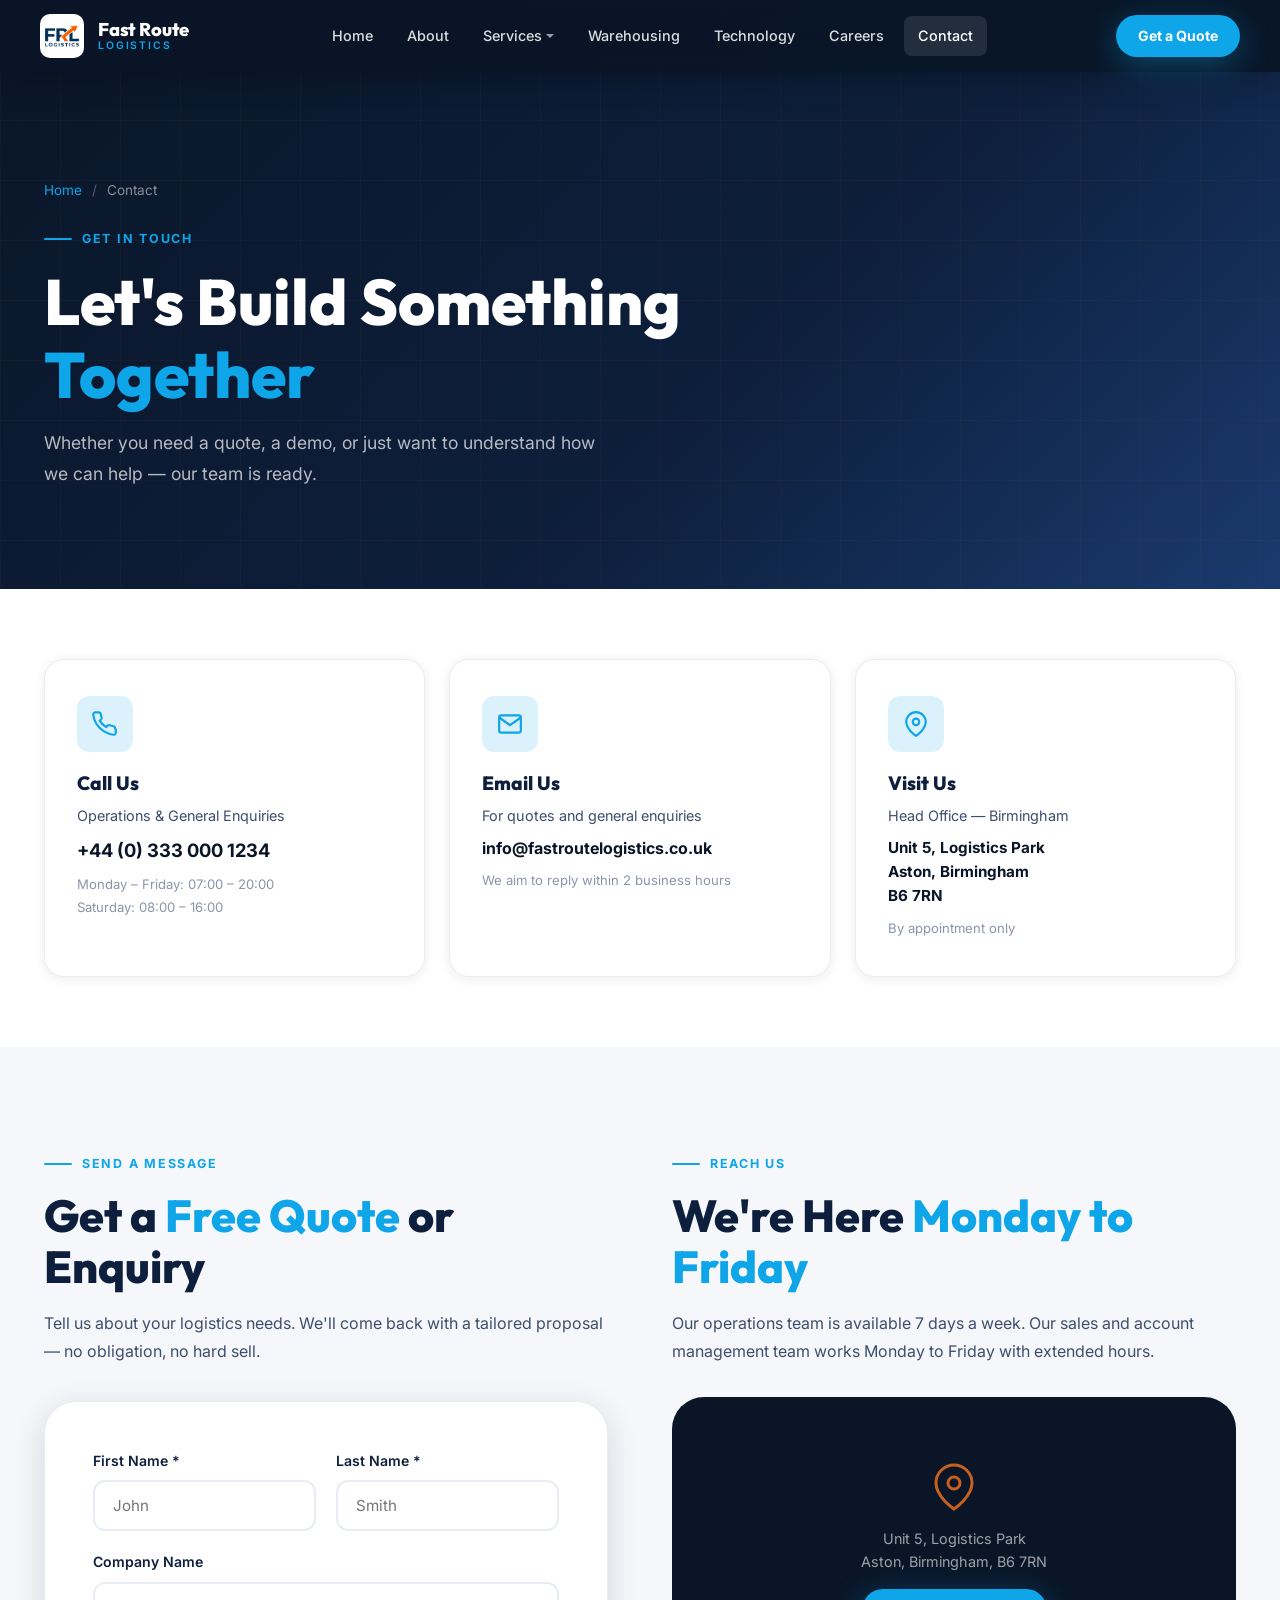
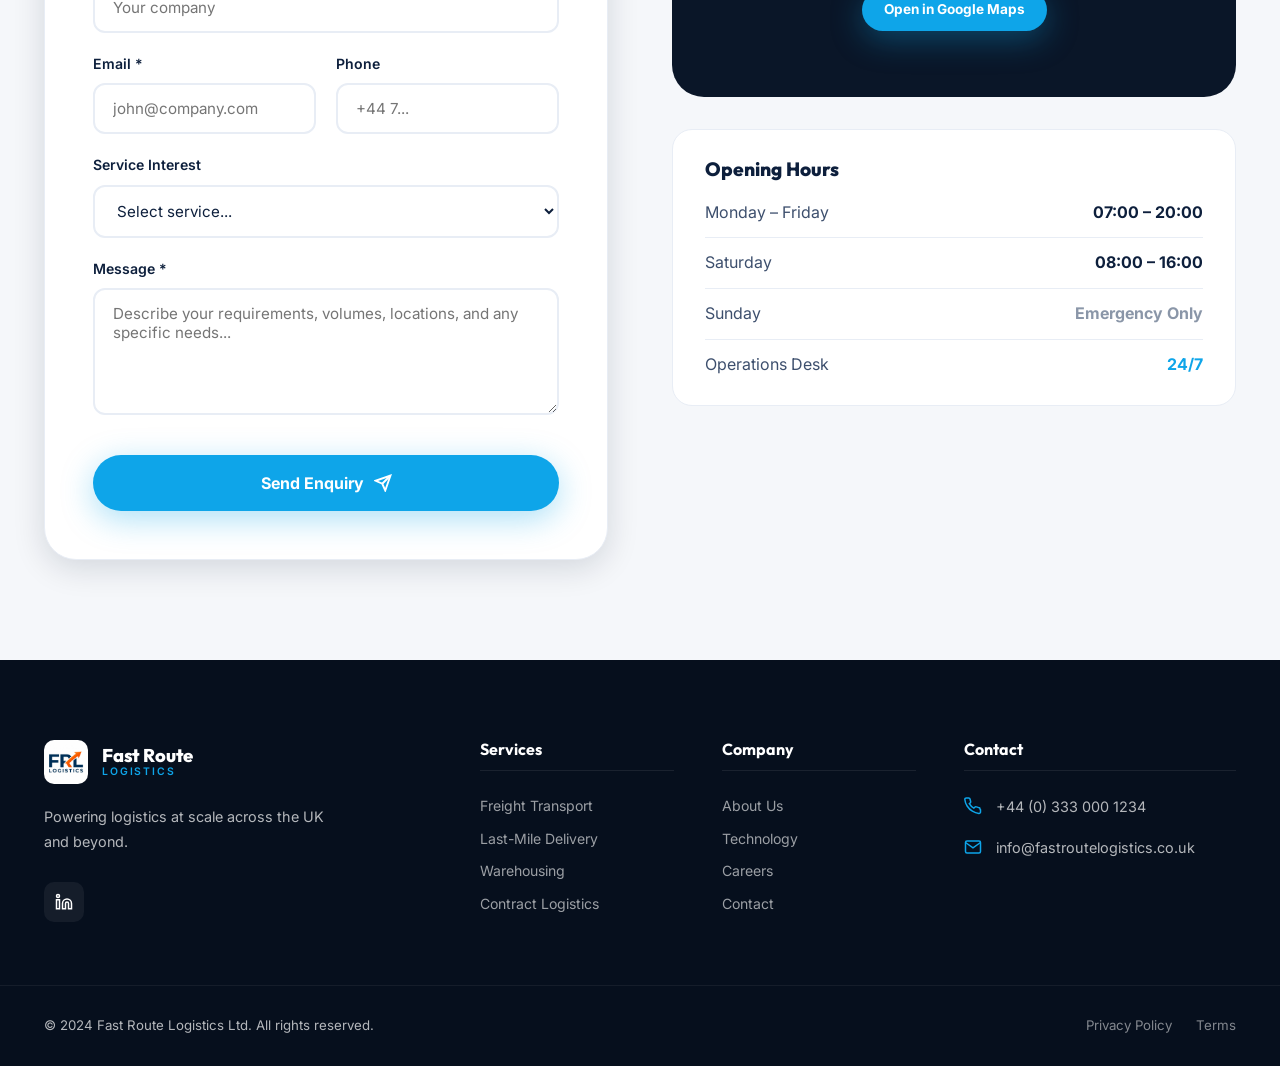
<file: contact.html>
<!DOCTYPE html>
<html lang="en">
<head>
  <meta charset="UTF-8" /><meta name="viewport" content="width=device-width, initial-scale=1.0" />
  <title>Contact Us — Fast Route Logistics</title>
  <meta name="description" content="Contact Fast Route Logistics — get a quote, request a demo, or reach our team. Birmingham HQ with nationwide operations." />
  <link rel="stylesheet" href="css/style.css" /><link rel="icon" type="image/png" href="images/logo.png" />
  <style>
.form-label{display:block;font-weight:600;font-size:0.88rem;color:var(--text-dark);margin-bottom:8px;}
.form-input{width:100%;padding:14px 18px;border:2px solid var(--light-gray);border-radius:var(--radius-md);font-family:var(--font-body);font-size:0.95rem;color:var(--text-dark);background:var(--white);transition:var(--transition);outline:none;resize:vertical;}
.form-input:focus{border-color:var(--orange);box-shadow:0 0 0 4px rgba(14,165,233,0.15);}
.contact-info-card{background:var(--white);border-radius:var(--radius-lg);padding:36px 32px;box-shadow:var(--shadow-sm);border:1px solid var(--light-gray);transition:var(--transition);}
.contact-info-card:hover{transform:translateY(-4px);box-shadow:var(--shadow-md);}
.contact-icon{width:56px;height:56px;background:var(--orange-glow);border-radius:12px;display:flex;align-items:center;justify-content:center;margin-bottom:20px;}
.contact-icon svg{width:26px;height:26px;color:var(--orange);}
  </style>
</head>
<body>
<nav id="navbar" class="scrolled">
  <div class="navbar-inner">
    <a href="index.html" class="nav-logo"><img src="images/logo.png" alt="FRL Logo" class="nav-logo-img" /><div class="nav-logo-text"><strong>Fast Route</strong><span>Logistics</span></div></a>
    <div class="nav-links">
      <a href="index.html">Home</a><a href="about.html">About</a>
      <div class="nav-dropdown"><a href="services.html">Services</a><div class="dropdown-menu"><a href="services.html#freight">Freight Transport</a><a href="services.html#last-mile">Last-Mile Delivery</a><a href="services.html#contract">Contract Logistics</a><a href="services.html#subcontract">Subcontractor Network</a></div></div>
      <a href="warehousing.html">Warehousing</a><a href="technology.html">Technology</a><a href="careers.html">Careers</a><a href="contact.html" class="active">Contact</a>
    </div>
    <div class="nav-actions"><a href="#quote" class="btn btn-primary" style="padding:10px 22px;font-size:0.88rem;border-radius:50px;">Get a Quote</a></div>
    <div class="hamburger" id="hamburgerBtn"><span></span><span></span><span></span></div>
  </div>
</nav>
<div class="mobile-nav" id="mobileNav"><button class="mobile-nav-close" id="mobileNavClose">✕</button><a href="index.html">Home</a><a href="about.html">About Us</a><a href="services.html">Services</a><a href="warehousing.html">Warehousing</a><a href="technology.html">Technology</a><a href="careers.html">Careers</a><a href="contact.html">Contact</a><a href="#quote" style="color:var(--orange);margin-top:16px;">Get a Quote →</a></div>

<section class="page-header">
  <div class="container"><div class="page-header-content">
    <div class="breadcrumb"><a href="index.html">Home</a><span>/</span>Contact</div>
    <div class="section-label">Get in Touch</div>
    <h1>Let's Build Something<br /><span class="text-orange">Together</span></h1>
    <p>Whether you need a quote, a demo, or just want to understand how we can help — our team is ready.</p>
  </div></div>
</section>

<!-- CONTACT INFO CARDS -->
<section class="section-pad-sm" style="background:var(--white);">
  <div class="container">
    <div class="grid-3" style="gap:24px;">
      <div class="contact-info-card reveal">
        <div class="contact-icon"><svg viewBox="0 0 24 24" fill="none" stroke="currentColor" stroke-width="2"><path d="M22 16.92v3a2 2 0 01-2.18 2 19.79 19.79 0 01-8.63-3.07A19.5 19.5 0 014.16 12a19.79 19.79 0 01-3.07-8.67A2 2 0 013.11 1.2h3a2 2 0 012 1.72c.127.96.361 1.903.7 2.81a2 2 0 01-.45 2.11L7.09 8.91a16 16 0 006 6l1.27-1.27a2 2 0 012.11-.45c.907.339 1.85.573 2.81.7A2 2 0 0121.28 16z"/></svg></div>
        <h4 style="margin-bottom:8px;">Call Us</h4>
        <p style="color:var(--text-body);font-size:0.9rem;margin-bottom:8px;">Operations &amp; General Enquiries</p>
        <a href="tel:+443330001234" style="font-size:1.15rem;font-weight:700;color:var(--navy);">+44 (0) 333 000 1234</a>
        <p style="color:var(--mid-gray);font-size:0.82rem;margin-top:8px;">Monday – Friday: 07:00 – 20:00<br />Saturday: 08:00 – 16:00</p>
      </div>
      <div class="contact-info-card reveal reveal-delay-1">
        <div class="contact-icon"><svg viewBox="0 0 24 24" fill="none" stroke="currentColor" stroke-width="2"><path d="M4 4h16c1.1 0 2 .9 2 2v12c0 1.1-.9 2-2 2H4c-1.1 0-2-.9-2-2V6c0-1.1.9-2 2-2z"/><polyline points="22,6 12,13 2,6"/></svg></div>
        <h4 style="margin-bottom:8px;">Email Us</h4>
        <p style="color:var(--text-body);font-size:0.9rem;margin-bottom:8px;">For quotes and general enquiries</p>
        <a href="mailto:info@fastroutelogistics.co.uk" style="font-size:1rem;font-weight:700;color:var(--navy);">info@fastroutelogistics.co.uk</a>
        <p style="color:var(--mid-gray);font-size:0.82rem;margin-top:8px;">We aim to reply within 2 business hours</p>
      </div>
      <div class="contact-info-card reveal reveal-delay-2">
        <div class="contact-icon"><svg viewBox="0 0 24 24" fill="none" stroke="currentColor" stroke-width="2"><path d="M21 10c0 7-9 13-9 13s-9-6-9-13a9 9 0 0118 0z"/><circle cx="12" cy="10" r="3"/></svg></div>
        <h4 style="margin-bottom:8px;">Visit Us</h4>
        <p style="color:var(--text-body);font-size:0.9rem;margin-bottom:8px;">Head Office — Birmingham</p>
        <address style="font-style:normal;font-weight:700;color:var(--navy);font-size:0.95rem;">Unit 5, Logistics Park<br/>Aston, Birmingham<br/>B6 7RN</address>
        <p style="color:var(--mid-gray);font-size:0.82rem;margin-top:8px;">By appointment only</p>
      </div>
    </div>
  </div>
</section>

<!-- CONTACT FORM + MAP -->
<section class="section-pad" style="background:var(--off-white);" id="quote">
  <div class="container">
    <div class="grid-2" style="gap:64px;align-items:flex-start;">
      <div class="reveal">
        <div class="section-label">Send a Message</div>
        <h2>Get a <span class="text-orange">Free Quote</span> or Enquiry</h2>
        <p style="color:var(--text-body);margin:16px 0 36px;">Tell us about your logistics needs. We'll come back with a tailored proposal — no obligation, no hard sell.</p>
        <div style="background:var(--white);border-radius:var(--radius-xl);padding:48px;box-shadow:var(--shadow-md);border:1px solid var(--light-gray);">
          <form id="contactForm" onsubmit="submitContact(event)">
            <div style="display:grid;grid-template-columns:1fr 1fr;gap:20px;margin-bottom:20px;">
              <div><label class="form-label">First Name *</label><input class="form-input" type="text" placeholder="John" required /></div>
              <div><label class="form-label">Last Name *</label><input class="form-input" type="text" placeholder="Smith" required /></div>
            </div>
            <div style="margin-bottom:20px;"><label class="form-label">Company Name</label><input class="form-input" type="text" placeholder="Your company" /></div>
            <div style="display:grid;grid-template-columns:1fr 1fr;gap:20px;margin-bottom:20px;">
              <div><label class="form-label">Email *</label><input class="form-input" type="email" placeholder="john@company.com" required /></div>
              <div><label class="form-label">Phone</label><input class="form-input" type="tel" placeholder="+44 7..." /></div>
            </div>
            <div style="margin-bottom:20px;">
              <label class="form-label">Service Interest</label>
              <select class="form-input">
                <option value="">Select service...</option>
                <option>Freight Transport</option>
                <option>Last-Mile Delivery</option>
                <option>Warehousing / Fulfilment</option>
                <option>Contract Logistics</option>
                <option>Subcontractor / Partnership</option>
                <option>Technology / Demo</option>
                <option>Other</option>
              </select>
            </div>
            <div style="margin-bottom:32px;"><label class="form-label">Message *</label><textarea class="form-input" rows="5" placeholder="Describe your requirements, volumes, locations, and any specific needs..." required></textarea></div>
            <button type="submit" class="btn btn-primary" style="width:100%;justify-content:center;font-size:1rem;padding:18px;">Send Enquiry
              <svg xmlns="http://www.w3.org/2000/svg" viewBox="0 0 24 24" fill="none" stroke="currentColor" stroke-width="2.5"><path d="M22 2L11 13"/><path d="M22 2L15 22 11 13 2 9l20-7z"/></svg>
            </button>
          </form>
          <div id="contactSuccess" style="display:none;text-align:center;padding:40px 0;">
            <div style="font-size:3.5rem;margin-bottom:16px;">✅</div>
            <h3 style="color:var(--navy);margin-bottom:10px;">Message Sent!</h3>
            <p style="color:var(--text-body);">Thank you for reaching out. A member of our team will respond within 2 business hours.</p>
          </div>
        </div>
      </div>

      <div class="reveal reveal-delay-1">
        <div class="section-label">Reach Us</div>
        <h2>We're Here <span class="text-orange">Monday to Friday</span></h2>
        <p style="color:var(--text-body);margin:16px 0 32px;">Our operations team is available 7 days a week. Our sales and account management team works Monday to Friday with extended hours.</p>

        <!-- Map placeholder -->
        <div style="border-radius:var(--radius-xl);overflow:hidden;height:300px;background:var(--navy);position:relative;margin-bottom:32px;">
          <div style="width:100%;height:100%;display:flex;align-items:center;justify-content:center;flex-direction:column;gap:16px;">
            <svg width="48" height="48" viewBox="0 0 24 24" fill="none" stroke="rgba(247,115,28,0.8)" stroke-width="1.5"><path d="M21 10c0 7-9 13-9 13s-9-6-9-13a9 9 0 0118 0z"/><circle cx="12" cy="10" r="3"/></svg>
            <div style="color:rgba(255,255,255,0.6);font-size:0.9rem;text-align:center;">Unit 5, Logistics Park<br/>Aston, Birmingham, B6 7RN</div>
            <a href="https://maps.google.com" target="_blank" class="btn btn-primary" style="padding:10px 22px;font-size:0.85rem;">Open in Google Maps</a>
          </div>
        </div>

        <!-- Hours -->
        <div style="background:var(--white);border-radius:var(--radius-lg);padding:28px 32px;border:1px solid var(--light-gray);">
          <h4 style="margin-bottom:20px;color:var(--text-dark);">Opening Hours</h4>
          <div style="display:flex;flex-direction:column;gap:12px;">
            <div style="display:flex;justify-content:space-between;padding-bottom:12px;border-bottom:1px solid var(--light-gray);"><span style="color:var(--text-body);">Monday – Friday</span><strong style="color:var(--text-dark);">07:00 – 20:00</strong></div>
            <div style="display:flex;justify-content:space-between;padding-bottom:12px;border-bottom:1px solid var(--light-gray);"><span style="color:var(--text-body);">Saturday</span><strong style="color:var(--text-dark);">08:00 – 16:00</strong></div>
            <div style="display:flex;justify-content:space-between;padding-bottom:12px;border-bottom:1px solid var(--light-gray);"><span style="color:var(--text-body);">Sunday</span><strong style="color:var(--mid-gray);">Emergency Only</strong></div>
            <div style="display:flex;justify-content:space-between;"><span style="color:var(--text-body);">Operations Desk</span><strong style="color:var(--orange);">24/7</strong></div>
          </div>
        </div>
      </div>
    </div>
  </div>
</section>

<footer>
  <div class="container">
    <div class="footer-top">
      <div class="footer-brand"><a href="index.html" class="nav-logo"><img src="images/logo.png" alt="FRL" class="nav-logo-img" /><div class="nav-logo-text"><strong>Fast Route</strong><span>Logistics</span></div></a><p>Powering logistics at scale across the UK and beyond.</p><div class="footer-social"><a href="#" aria-label="LinkedIn"><svg viewBox="0 0 24 24" fill="none" stroke="currentColor" stroke-width="2"><path d="M16 8a6 6 0 016 6v7h-4v-7a2 2 0 00-2-2 2 2 0 00-2 2v7h-4v-7a6 6 0 016-6z"/><rect x="2" y="9" width="4" height="12"/><circle cx="4" cy="4" r="2"/></svg></a></div></div>
      <div class="footer-col"><h4>Services</h4><ul><li><a href="services.html#freight">Freight Transport</a></li><li><a href="services.html#last-mile">Last-Mile Delivery</a></li><li><a href="warehousing.html">Warehousing</a></li><li><a href="services.html#contract">Contract Logistics</a></li></ul></div>
      <div class="footer-col"><h4>Company</h4><ul><li><a href="about.html">About Us</a></li><li><a href="technology.html">Technology</a></li><li><a href="careers.html">Careers</a></li><li><a href="contact.html">Contact</a></li></ul></div>
      <div class="footer-col"><h4>Contact</h4><div class="footer-contact-item"><svg viewBox="0 0 24 24" fill="none" stroke="currentColor" stroke-width="2"><path d="M22 16.92v3a2 2 0 01-2.18 2 19.79 19.79 0 01-8.63-3.07A19.5 19.5 0 014.16 12a19.79 19.79 0 01-3.07-8.67A2 2 0 013.11 1.2h3a2 2 0 012 1.72c.127.96.361 1.903.7 2.81a2 2 0 01-.45 2.11L7.09 8.91a16 16 0 006 6l1.27-1.27a2 2 0 012.11-.45c.907.339 1.85.573 2.81.7A2 2 0 0121.28 16z"/></svg><span>+44 (0) 333 000 1234</span></div><div class="footer-contact-item"><svg viewBox="0 0 24 24" fill="none" stroke="currentColor" stroke-width="2"><path d="M4 4h16c1.1 0 2 .9 2 2v12c0 1.1-.9 2-2 2H4c-1.1 0-2-.9-2-2V6c0-1.1.9-2 2-2z"/><polyline points="22,6 12,13 2,6"/></svg><span>info@fastroutelogistics.co.uk</span></div></div>
    </div>
  </div>
  <div class="footer-bottom"><div class="container" style="display:flex;align-items:center;justify-content:space-between;flex-wrap:wrap;gap:16px;width:100%;"><p>© 2024 Fast Route Logistics Ltd. All rights reserved.</p><div class="footer-bottom-links"><a href="#">Privacy Policy</a><a href="#">Terms</a></div></div></div>
</footer>
<script>
document.getElementById('hamburgerBtn').addEventListener('click',()=>{document.getElementById('mobileNav').classList.add('open');document.body.style.overflow='hidden';});
document.getElementById('mobileNavClose').addEventListener('click',()=>{document.getElementById('mobileNav').classList.remove('open');document.body.style.overflow='';});
const ro=new IntersectionObserver((entries)=>{entries.forEach(e=>{if(e.isIntersecting){e.target.classList.add('visible');ro.unobserve(e.target);}});},{threshold:0.1});
document.querySelectorAll('.reveal').forEach(el=>ro.observe(el));
function submitContact(e){e.preventDefault();document.getElementById('contactForm').style.display='none';document.getElementById('contactSuccess').style.display='block';}
</script>
</body></html>
</file>
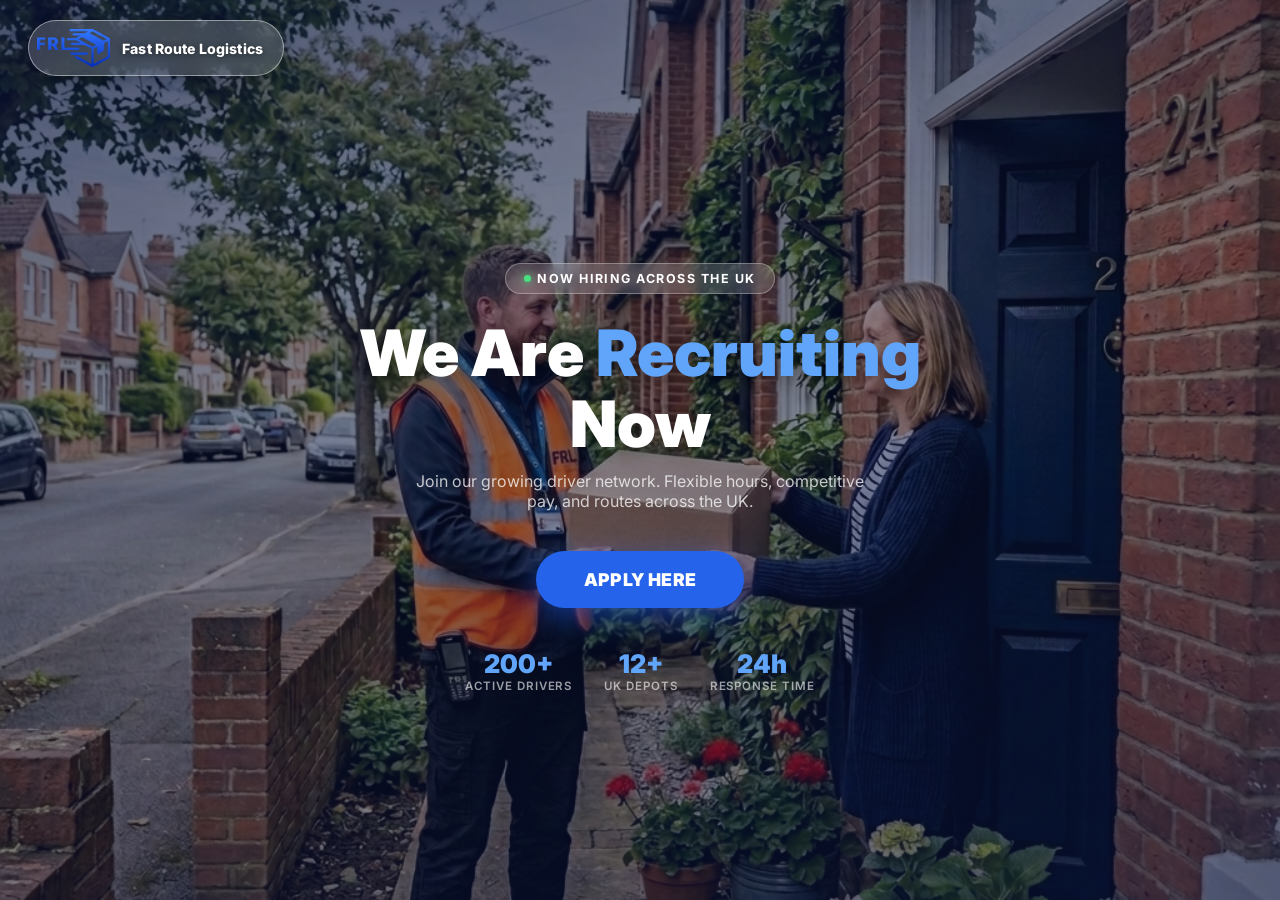
<file: join-us.html>
<!DOCTYPE html>
<html lang="en">
<head>
  <meta charset="UTF-8">
  <meta name="viewport" content="width=device-width, initial-scale=1.0, maximum-scale=1.0">
  <!-- v4.3 EVRI-free delivery photo | cache-bust-2026-04-21f -->
  <title>Join Fast Route Logistics - Driver Recruitment</title>
  <meta name="description" content="Apply to become a Fast Route Logistics driver. Takes under 2 minutes.">
  <link rel="icon" type="image/png" href="images/frl-logo.png">
  <link rel="preconnect" href="https://fonts.googleapis.com">
  <link href="https://fonts.googleapis.com/css2?family=Inter:ital,wght@0,400;0,500;0,600;0,700;0,800;0,900;1,400&display=swap" rel="stylesheet">
  <style>
    *,*::before,*::after{box-sizing:border-box;margin:0;padding:0}
    html,body{height:100%;font-family:'Inter',sans-serif;}

    /* ── PROGRESS BAR ── */
    #pBar {
      position:fixed;top:0;left:0;height:4px;
      background:linear-gradient(90deg,#1d4ed8,#60a5fa);
      border-radius:0 2px 2px 0;z-index:300;
      transition:width 0.5s ease;
      box-shadow:0 0 12px rgba(37,99,235,0.7);
      display:none;
    }

    /* ── PANELS (full screen, one at a time) ── */
    .panel {
      position:fixed;inset:0;
      display:flex;flex-direction:column;
      opacity:0;pointer-events:none;
      transform:translateY(30px);
      transition:opacity .4s ease,transform .4s cubic-bezier(.25,.46,.45,.94);
      z-index:10;
    }
    .panel.active{opacity:1;pointer-events:all;transform:translateY(0);}
    .panel.out-up{opacity:0;pointer-events:none;transform:translateY(-30px);}

    /* ── SHARED ELEMENTS ── */
    .frl-blue{color:#2563eb;}
    .bg-cover{
      background-size:cover;background-position:center;background-repeat:no-repeat;
    }

    /* SCREEN 0: LANDING PAGE */
    #s0 {
      background-image:url('images/hero-delivery-v4.jpg');
      background-size:cover;background-position:center;
      align-items:stretch;justify-content:flex-start;
    }
    #s0::before {
      content:'';position:absolute;inset:0;
      background:linear-gradient(
        160deg,
        rgba(10,20,60,0.72) 0%,
        rgba(10,20,60,0.45) 50%,
        rgba(10,20,60,0.65) 100%
      );
      z-index:0;
    }
    .land-header {
      position:relative;z-index:1;
      display:flex;align-items:center;justify-content:space-between;
      padding:20px 28px;
    }
    .land-header .brand {
      display:flex;align-items:center;gap:12px;
    }
    .land-header img.logo-img {
      height:44px;width:auto;
    }
    .land-header .brand-name {
      font-size:1rem;font-weight:800;color:#fff;
      text-shadow:0 2px 8px rgba(0,0,0,0.5);
      line-height:1.2;
    }
    .land-header .brand-name span {
      display:block;font-size:0.7rem;font-weight:500;
      color:rgba(255,255,255,0.7);letter-spacing:.08em;text-transform:uppercase;
    }
    .land-body {
      position:relative;z-index:1;
      flex:1;display:flex;flex-direction:column;
      align-items:center;justify-content:center;
      padding:20px 28px 60px;
      text-align:center;
    }
    .land-tag {
      background:rgba(255,255,255,0.15);
      border:1px solid rgba(255,255,255,0.3);
      backdrop-filter:blur(8px);
      color:#fff;font-size:0.78rem;font-weight:700;
      letter-spacing:.12em;text-transform:uppercase;
      padding:7px 18px;border-radius:999px;
      margin-bottom:24px;
      display:inline-flex;align-items:center;gap:6px;
    }
    .land-tag .dot {
      width:7px;height:7px;border-radius:50%;
      background:#4ade80;
      box-shadow:0 0 8px #4ade80;
      animation:pulse 2s infinite;
    }
    @keyframes pulse{0%,100%{opacity:1;}50%{opacity:.4;}}
    .land-h1 {
      font-size:clamp(2.2rem,7vw,4rem);
      font-weight:900;color:#fff;
      line-height:1.1;margin-bottom:12px;
      text-shadow:0 4px 24px rgba(0,0,0,0.4);
    }
    .land-h1 span{color:#60a5fa;}
    .land-sub {
      font-size:1rem;color:rgba(255,255,255,0.75);
      margin-bottom:40px;max-width:480px;font-weight:400;
    }
    .apply-btn {
      display:inline-flex;align-items:center;gap:10px;
      background:#2563eb;color:#fff;
      border:none;border-radius:50px;
      padding:18px 48px;
      font-size:1.1rem;font-weight:900;
      font-family:'Inter',sans-serif;
      cursor:pointer;
      transition:all .25s;
      box-shadow:0 8px 32px rgba(37,99,235,0.55);
      text-decoration:none;
      letter-spacing:.02em;
    }
    .apply-btn:hover{background:#1d4ed8;transform:translateY(-2px);box-shadow:0 12px 40px rgba(37,99,235,0.65);}
    .apply-btn:active{transform:translateY(0);}
    .land-stats {
      display:flex;gap:32px;margin-top:40px;
      flex-wrap:wrap;justify-content:center;
    }
    .stat {text-align:center;}
    .stat .num{font-size:1.6rem;font-weight:900;color:#60a5fa;}
    .stat .lbl{font-size:0.72rem;color:rgba(255,255,255,0.6);font-weight:600;text-transform:uppercase;letter-spacing:.08em;}

    /* ════════════════════════════════
       FORM HEADER (shown on Q screens)
    ════════════════════════════════ */
    .form-header {
      position:fixed;top:0;left:0;right:0;
      z-index:100;
      display:flex;align-items:center;justify-content:space-between;
      padding:10px 24px;
      background:rgba(255,255,255,0.6);
      backdrop-filter:blur(14px);-webkit-backdrop-filter:blur(14px);
      border-bottom:1px solid rgba(255,255,255,0.5);
      height:60px;
    }
    .form-header .fh-logo {
      display:flex;align-items:center;gap:10px;text-decoration:none;
    }
    .form-header .fh-logo img{height:36px;width:auto;}
    .form-header .fh-name{font-size:0.82rem;font-weight:800;color:#111;}
    .q-count{font-size:0.78rem;font-weight:600;color:rgba(0,0,0,0.4);}

    /* ════════════════════════════════
       FORM BACKGROUND (all Q screens share this)
    ════════════════════════════════ */
    .form-panel {
      background-image:url('images/hero-delivery-v4.jpg');
      background-size:cover;background-position:center;
    }
    .form-panel::before{
      content:'';position:absolute;inset:0;
      background:rgba(255,250,245,0.18);z-index:0;
    }
    .form-panel .panel-body {
      position:relative;z-index:1;
      flex:1;display:flex;align-items:center;justify-content:center;
      padding:80px 24px 90px;
    }

    /* ── QUESTION CARD ── */
    .q-card {
      background:rgba(255,255,255,0.58);
      backdrop-filter:blur(18px) saturate(130%);
      -webkit-backdrop-filter:blur(18px) saturate(130%);
      border:1px solid rgba(255,255,255,0.75);
      border-radius:20px;
      padding:34px 34px 30px;
      box-shadow:0 16px 60px rgba(0,0,0,0.18);
      width:100%;max-width:600px;
    }
    .q-num {
      display:inline-flex;align-items:center;gap:6px;
      font-size:0.8rem;font-weight:800;color:#2563eb;
      margin-bottom:12px;
    }
    .q-num .nb {
      width:22px;height:22px;
      background:#2563eb;color:#fff;
      border-radius:4px;font-size:0.72rem;font-weight:900;
      display:inline-flex;align-items:center;justify-content:center;
    }
    .q-card h2 {
      font-size:clamp(1.45rem,4vw,2rem);
      font-weight:700;color:#111827;line-height:1.22;margin-bottom:6px;
    }
    .q-card h2 strong{font-weight:900;}
    .q-card .sub{
      font-size:0.87rem;color:rgba(17,24,39,0.55);
      font-style:italic;margin-bottom:20px;
    }

    /* ── INPUT ── */
    .tf-input {
      width:100%;background:transparent;
      border:none;border-bottom:2px solid rgba(17,24,39,0.22);
      padding:12px 2px;font-size:1.1rem;color:#111827;
      font-family:'Inter',sans-serif;outline:none;
      transition:border-color .2s;margin-bottom:20px;
    }
    .tf-input::placeholder{color:rgba(17,24,39,0.25);}
    .tf-input:focus{border-bottom-color:#2563eb;}
    textarea.tf-input{
      resize:none;min-height:88px;border:1.5px solid rgba(17,24,39,0.2);
      border-radius:10px;padding:12px 14px;background:rgba(255,255,255,0.4);
    }
    textarea.tf-input:focus{border-color:#2563eb;background:rgba(255,255,255,0.6);}

    /* ── DOB ── */
    .dob-labels{display:flex;margin-bottom:6px;}
    .dob-labels span{flex:1;text-align:center;font-size:0.68rem;font-weight:700;color:rgba(17,24,39,0.4);text-transform:uppercase;letter-spacing:.06em;}
    .dob-labels .sp{width:18px;flex:none;}
    .dob-wrap{display:flex;align-items:center;margin-bottom:20px;}
    .dob-part{
      flex:1;background:transparent;border:none;
      border-bottom:2px solid rgba(17,24,39,0.22);
      padding:12px 4px;font-size:1.1rem;color:#111827;
      font-family:'Inter',sans-serif;outline:none;text-align:center;
      transition:border-color .2s;-moz-appearance:textfield;
    }
    .dob-part::-webkit-outer-spin-button,.dob-part::-webkit-inner-spin-button{-webkit-appearance:none;}
    .dob-part:focus{border-bottom-color:#2563eb;}
    .dob-sep{padding:0 4px;font-size:1.3rem;font-weight:300;color:rgba(17,24,39,0.25);}

    /* ── OK BUTTON ── */
    .ok-btn {
      display:inline-flex;align-items:center;
      background:#2563eb;color:#fff;
      border:none;border-radius:8px;
      padding:13px 30px;font-size:1rem;font-weight:800;
      font-family:'Inter',sans-serif;cursor:pointer;
      transition:all .2s;
      box-shadow:0 4px 20px rgba(37,99,235,0.4);
      -webkit-tap-highlight-color:transparent;
    }
    .ok-btn:hover{background:#1d4ed8;transform:translateY(-1px);}
    .ok-btn:active{transform:translateY(0);}

    /* ── CHOICE CARDS ── */
    .choices{display:flex;flex-direction:column;gap:10px;margin-bottom:20px;}
    .ch-btn {
      display:flex;align-items:flex-start;gap:12px;
      padding:14px 16px;
      background:rgba(255,255,255,0.65);
      border:2px solid rgba(255,255,255,0.75);
      border-radius:12px;cursor:pointer;
      font-family:'Inter',sans-serif;transition:all .2s;
      text-align:left;-webkit-tap-highlight-color:transparent;
      position:relative;
    }
    .ch-btn:hover{border-color:#2563eb;background:rgba(255,255,255,0.9);}
    .ch-btn.sel{border-color:#2563eb;background:rgba(37,99,235,0.08);}
    .ch-key{
      width:26px;height:26px;flex-shrink:0;
      border:1.5px solid rgba(17,24,39,0.2);
      border-radius:4px;display:flex;align-items:center;justify-content:center;
      font-size:0.75rem;font-weight:700;color:rgba(17,24,39,0.45);
      transition:all .2s;margin-top:1px;
    }
    .ch-btn.sel .ch-key{background:#2563eb;border-color:#2563eb;color:#fff;}
    .ch-body{flex:1;}
    .ch-body strong{display:block;font-size:.95rem;font-weight:700;color:#111827;}
    .ch-body .ch-desc{
      font-size:.78rem;color:rgba(17,24,39,0.55);
      font-weight:400;margin-top:2px;display:none;
    }
    .ch-body.expanded .ch-desc{display:block;}

    /* (?) Info button */
    .info-btn {
      background:rgba(37,99,235,0.12);
      border:1px solid rgba(37,99,235,0.25);
      border-radius:50%;
      width:22px;height:22px;
      font-size:0.65rem;font-weight:900;color:#2563eb;
      cursor:pointer;display:flex;align-items:center;justify-content:center;
      flex-shrink:0;font-family:'Inter',sans-serif;
      transition:all .2s;margin-top:3px;
    }
    .info-btn:hover{background:#2563eb;color:#fff;}

    /* ── REVIEW ── */
    .r-list{margin-bottom:20px;}
    .r-row{display:flex;align-items:flex-start;gap:12px;padding:10px 0;border-bottom:1px solid rgba(17,24,39,0.08);}
    .r-row:last-child{border:none;}
    .r-lbl{font-size:.7rem;font-weight:700;color:rgba(17,24,39,0.4);text-transform:uppercase;letter-spacing:.08em;min-width:100px;padding-top:2px;}
    .r-val{font-size:.93rem;color:#111827;font-weight:500;flex:1;word-break:break-word;}
    .submit-btn{
      width:100%;padding:15px;
      background:linear-gradient(135deg,#2563eb,#1d4ed8);
      color:#fff;border:none;border-radius:12px;
      font-size:1rem;font-weight:800;font-family:'Inter',sans-serif;
      cursor:pointer;transition:all .25s;
      display:flex;align-items:center;justify-content:center;gap:8px;
      box-shadow:0 8px 25px rgba(37,99,235,0.4);
      -webkit-tap-highlight-color:transparent;
    }
    .submit-btn:hover{transform:translateY(-2px);}

    /* ── THANK YOU ── */
    .ty{text-align:center;}
    .ty-ico{font-size:3.5rem;margin-bottom:14px;}
    .ty h2{font-size:2rem;font-weight:900;color:#2563eb;margin-bottom:8px;}
    .ty .ty-sub{font-size:1rem;color:rgba(17,24,39,.6);font-style:italic;margin-bottom:20px;}
    .ref-box{display:inline-block;background:rgba(37,99,235,.08);border:1.5px solid rgba(37,99,235,.3);border-radius:10px;padding:11px 22px;font-size:1.1rem;font-weight:900;color:#2563eb;letter-spacing:.08em;margin-bottom:18px;}
    .ty-info{display:flex;align-items:flex-start;gap:10px;background:rgba(255,255,255,0.6);backdrop-filter:blur(10px);border-radius:10px;padding:13px 15px;font-size:.84rem;color:rgba(17,24,39,.65);margin-bottom:8px;text-align:left;}

    /* ── BACK NAV ── */
    #backNav{
      position:fixed;bottom:0;left:0;right:0;z-index:50;
      padding:12px 24px;display:none;align-items:center;
    }
    .back-btn{
      background:rgba(255,255,255,0.55);backdrop-filter:blur(8px);
      border:1px solid rgba(255,255,255,.65);border-radius:8px;
      padding:9px 18px;font-size:.85rem;font-weight:700;
      color:rgba(17,24,39,.55);cursor:pointer;
      font-family:'Inter',sans-serif;transition:all .2s;
      -webkit-tap-highlight-color:transparent;
    }
    .back-btn:hover{background:rgba(255,255,255,.85);color:#111827;}

    /* ── ERROR ── */
    .qerr{font-size:.8rem;color:#dc2626;margin-bottom:14px;display:none;}

    /* ── SPINNER ── */
    .spin{width:18px;height:18px;border:2.5px solid rgba(255,255,255,.3);border-top-color:#fff;border-radius:50%;animation:rot .7s linear infinite;display:inline-block;}
    @keyframes rot{to{transform:rotate(360deg)}}

    /* ── CONFETTI ── */
    #cc{position:fixed;inset:0;pointer-events:none;z-index:9999;width:100%;height:100%;}

    /* ── MOBILE ── */
    @media(max-width:520px){
      .q-card{padding:24px 20px 22px;border-radius:16px;}
      .q-card h2{font-size:1.35rem;}
      .form-panel .panel-body{padding:70px 16px 80px;}
      .land-h1{font-size:2rem;}
      .land-stats{gap:20px;}
    }
  </style>
</head>
<body>

<canvas id="cc"></canvas>
<div id="pBar"></div>

<!-- SHARED FORM HEADER (shown on Q screens) -->
<div class="form-header" id="formHeader" style="display:none;">
  <a class="fh-logo" href="index.html" style="text-decoration:none;">
    <div style="background:rgba(255,255,255,0.18);border:1.5px solid rgba(255,255,255,0.45);border-radius:50px;padding:6px 16px 6px 6px;display:inline-flex;align-items:center;gap:8px;backdrop-filter:blur(12px);-webkit-backdrop-filter:blur(12px);">
      <img src="images/frl-logo.png" alt="Fast Route Logistics" style="height:30px;width:auto;display:block;border-radius:4px;">
      <span style="color:#111;font-weight:800;font-size:0.78rem;">Fast Route Logistics</span>
    </div>
  </a>
  <span class="q-count" id="qCount"></span>
</div>

<!-- ═══════════════════════════════════════════
     SCREEN 0: LANDING PAGE
═══════════════════════════════════════════ -->
<div class="panel active" id="s0">
  <div class="land-header">
    <div class="brand">
      <div style="background:rgba(255,255,255,0.18);border:1.5px solid rgba(255,255,255,0.45);border-radius:50px;padding:8px 20px 8px 8px;display:inline-flex;align-items:center;gap:12px;backdrop-filter:blur(12px);-webkit-backdrop-filter:blur(12px);box-shadow:0 4px 20px rgba(0,0,0,0.25);">
        <img src="images/frl-logo.png" alt="Fast Route Logistics" style="height:38px;width:auto;display:block;border-radius:6px;">
        <span style="color:#fff;font-weight:800;font-size:0.88rem;letter-spacing:0.01em;text-shadow:0 1px 6px rgba(0,0,0,0.5);">Fast Route Logistics</span>
      </div>
    </div>
  </div>
  <div class="land-body">
    <div class="land-tag">
      <span class="dot"></span>
      Now Hiring Across the UK
    </div>
    <h1 class="land-h1">
      We Are <span>Recruiting</span><br>Now
    </h1>
    <p class="land-sub">
      Join our growing driver network. Flexible hours, competitive pay, and routes across the UK.
    </p>
    <button class="apply-btn" onclick="startForm()">
      APPLY HERE
    </button>
    <div class="land-stats">
      <div class="stat"><div class="num">200+</div><div class="lbl">Active Drivers</div></div>
      <div class="stat"><div class="num">12+</div><div class="lbl">UK Depots</div></div>
      <div class="stat"><div class="num">24h</div><div class="lbl">Response Time</div></div>
    </div>
  </div>
</div>

<!-- ═══════════════════════════════════════════
     SCREEN 1: DEPARTMENT SELECTION
═══════════════════════════════════════════ -->
<div class="panel form-panel" id="s1">
  <div class="panel-body">
    <div class="q-card" style="max-width:640px;">
      <div class="q-num"><span class="nb">1</span></div>
      <h2>Which <strong>department</strong> are you applying for? *</h2>
      <p class="sub">Choose the role that suits you best. Tap the (?) for more info.</p>
      <div class="choices">

        <button class="ch-btn" onclick="pickDept(this,'Light and Large')">
          <div class="ch-key">A</div>
          <div class="ch-body" id="dept-desc-a">
            <strong>Light and Large</strong>
            <div class="ch-desc">Heavy and large boxes delivered to residential and commercial addresses.</div>
          </div>
          <span class="info-btn" onclick="toggleDesc(event,'dept-desc-a')">?</span>
        </button>

        <button class="ch-btn" onclick="pickDept(this,'Multidrop')">
          <div class="ch-key">B</div>
          <div class="ch-body" id="dept-desc-b">
            <strong>Multidrop</strong>
            <div class="ch-desc">Door to door parcels delivered across multiple stops on a single route.</div>
          </div>
          <span class="info-btn" onclick="toggleDesc(event,'dept-desc-b')">?</span>
        </button>

        <button class="ch-btn" onclick="pickDept(this,'Parcelshop')">
          <div class="ch-key">C</div>
          <div class="ch-body" id="dept-desc-c">
            <strong>Parcelshop</strong>
            <div class="ch-desc">Deliver and collect parcels from shops and drop-off points.</div>
          </div>
          <span class="info-btn" onclick="toggleDesc(event,'dept-desc-c')">?</span>
        </button>

      </div>
      <div class="qerr" id="e-dept">Please select a department</div>
      <button class="ok-btn" onclick="next(0)">OK</button>
    </div>
  </div>
</div>

<!-- ═══════════════════════════════════════════
     Q1: FULL NAME
═══════════════════════════════════════════ -->
<div class="panel form-panel" id="q1">
  <div class="panel-body">
    <div class="q-card">
      <div class="q-num"><span class="nb">2</span></div>
      <h2>What's your <strong>full name?</strong> *</h2>
      <p class="sub">Let us know if you have a middle name as well. Please use your English name.</p>
      <input class="tf-input" type="text" id="i-name" placeholder="Type your answer here..." autocomplete="name">
      <div class="qerr" id="e-name">Please enter your full name</div>
      <button class="ok-btn" onclick="next(1)">OK</button>
    </div>
  </div>
</div>

<!-- Q2: DOB -->
<div class="panel form-panel" id="q2">
  <div class="panel-body">
    <div class="q-card">
      <div class="q-num"><span class="nb">3</span></div>
      <h2>What is your <strong>date of birth?</strong> *</h2>
      <p class="sub">When were you born?</p>
      <div class="dob-labels">
        <span>Day</span><span class="sp"></span>
        <span>Month</span><span class="sp"></span>
        <span>Year</span>
      </div>
      <div class="dob-wrap">
        <input class="dob-part" id="dob-d" type="number" placeholder="DD" min="1" max="31">
        <span class="dob-sep">/</span>
        <input class="dob-part" id="dob-m" type="number" placeholder="MM" min="1" max="12">
        <span class="dob-sep">/</span>
        <input class="dob-part" id="dob-y" type="number" placeholder="YYYY" min="1920" max="2008" style="flex:1.6">
      </div>
      <div class="qerr" id="e-dob">Please enter a valid date of birth</div>
      <button class="ok-btn" onclick="next(2)">OK</button>
    </div>
  </div>
</div>

<!-- Q3: MOBILE -->
<div class="panel form-panel" id="q3">
  <div class="panel-body">
    <div class="q-card">
      <div class="q-num"><span class="nb">4</span></div>
      <h2>What's your <strong>mobile number?</strong> *</h2>
      <p class="sub">We'll call you within 24 hours of applying.</p>
      <input class="tf-input" type="tel" id="i-mobile" placeholder="e.g. 07700 900 123" autocomplete="tel">
      <div class="qerr" id="e-mobile">Please enter a valid mobile number</div>
      <button class="ok-btn" onclick="next(3)">OK</button>
    </div>
  </div>
</div>

<!-- Q4: EMAIL -->
<div class="panel form-panel" id="q4">
  <div class="panel-body">
    <div class="q-card">
      <div class="q-num"><span class="nb">5</span></div>
      <h2>What's your <strong>email address?</strong> *</h2>
      <p class="sub">We'll send your confirmation here.</p>
      <input class="tf-input" type="email" id="i-email" placeholder="name@example.com" autocomplete="email">
      <div class="qerr" id="e-email">Please enter a valid email address</div>
      <button class="ok-btn" onclick="next(4)">OK</button>
    </div>
  </div>
</div>

<!-- Q5: POSTCODE -->
<div class="panel form-panel" id="q5">
  <div class="panel-body">
    <div class="q-card">
      <div class="q-num"><span class="nb">6</span></div>
      <h2>What's your <strong>postcode?</strong> *</h2>
      <p class="sub">Helps us match you to your nearest depot.</p>
      <input class="tf-input" type="text" id="i-postcode" placeholder="e.g. B1 1AA" autocomplete="postal-code" style="text-transform:uppercase;">
      <div class="qerr" id="e-postcode">Please enter your postcode</div>
      <button class="ok-btn" onclick="next(5)">OK</button>
    </div>
  </div>
</div>

<!-- Q6: RIGHT TO WORK -->
<div class="panel form-panel" id="q6">
  <div class="panel-body">
    <div class="q-card">
      <div class="q-num"><span class="nb">7</span></div>
      <h2>Do you have the <strong>right to work</strong> in the UK? *</h2>
      <p class="sub">We are required by law to verify this before employment.</p>
      <div class="choices">
        <button class="ch-btn" onclick="pick(this,'rtw','Yes')">
          <div class="ch-key">A</div>
          <div class="ch-body"><strong>Yes, I have the right to work</strong><div class="ch-desc" style="display:block;">UK passport, BRP, visa or work permit</div></div>
        </button>
        <button class="ch-btn" onclick="pick(this,'rtw','No')">
          <div class="ch-key">B</div>
          <div class="ch-body"><strong>No, I don't have the right to work</strong></div>
        </button>
      </div>
      <div class="qerr" id="e-rtw">Please select an option</div>
      <button class="ok-btn" onclick="next(6)">OK</button>
    </div>
  </div>
</div>

<!-- Q7: OWN VAN (3 OPTIONS) -->
<div class="panel form-panel" id="q7">
  <div class="panel-body">
    <div class="q-card">
      <div class="q-num"><span class="nb">8</span></div>
      <h2>Do you have <strong>your own vehicle?</strong> *</h2>
      <p class="sub">Select the option that best describes your situation.</p>
      <div class="choices">
        <button class="ch-btn" onclick="pick(this,'van','Yes - I have my own van')">
          <div class="ch-key">A</div>
          <div class="ch-body"><strong>Yes, I have my own van</strong><div class="ch-desc" style="display:block;">I will use my own van for deliveries</div></div>
        </button>
        <button class="ch-btn" onclick="pick(this,'van','No - I only have a car')">
          <div class="ch-key">B</div>
          <div class="ch-body"><strong>No, I only have a car</strong><div class="ch-desc" style="display:block;">I have a car but not a van</div></div>
        </button>
        <button class="ch-btn" onclick="pick(this,'van','No - I would like to rent a vehicle')">
          <div class="ch-key">C</div>
          <div class="ch-body"><strong>No, I would like to rent a vehicle</strong><div class="ch-desc" style="display:block;">I would like to rent through Fast Route Logistics</div></div>
        </button>
      </div>
      <div class="qerr" id="e-van">Please select an option</div>
      <button class="ok-btn" onclick="next(7)">OK</button>
    </div>
  </div>
</div>

<!-- Q8: EXPERIENCE -->
<div class="panel form-panel" id="q8">
  <div class="panel-body">
    <div class="q-card">
      <div class="q-num"><span class="nb">9</span></div>
      <h2>What <strong>experience</strong> do you have? *</h2>
      <p class="sub">Any driving or logistics experience helps - even if it's just a little!</p>
      <textarea class="tf-input" id="i-exp" placeholder="e.g. 2 years driving for Amazon Logistics, experience with parcel scanning, clean DBS check..." rows="3"></textarea>
      <div class="qerr" id="e-exp">Please tell us about your experience</div>
      <button class="ok-btn" onclick="next(8)">OK</button>
    </div>
  </div>
</div>

<!-- Q9: REVIEW -->
<div class="panel form-panel" id="q9">
  <div class="panel-body">
    <div class="q-card" style="max-width:640px;">
      <div class="q-num"><span class="nb">10</span></div>
      <h2>Almost done! <strong>Review your answers.</strong></h2>
      <p class="sub">Check everything is correct before submitting.</p>
      <div class="r-list" id="rList"></div>
      <button class="submit-btn" id="subBtn" onclick="doSubmit()">
        Submit My Application
      </button>
    </div>
  </div>
</div>

<!-- THANK YOU -->
<div class="panel form-panel" id="q10">
  <div class="panel-body">
    <div class="q-card">
      <div class="ty">
        <div class="ty-ico">&#127881;</div>
        <h2>Thank you!</h2>
        <p class="ty-sub">We will be in touch with you soon.</p>
        <div class="ref-box" id="refNum">FRL-XXXXXXX</div>
        <div class="ty-info">Our team will call you on your provided number to book your training.</div>
        <div class="ty-info">Keep your reference number - you may need it for any enquiries.</div>
        <a href="index.html" style="display:inline-block;margin-top:16px;color:#2563eb;font-size:.87rem;text-decoration:none;font-weight:700;">Back to Fast Route Logistics</a>
      </div>
    </div>
  </div>
</div>

<!-- BACK BUTTON -->
<div id="backNav">
  <button class="back-btn" onclick="goBack()">Back</button>
</div>

<script>
var SURL='https://script.google.com/macros/s/AKfycbyCGlanLwk_E6oM41T-1fl02kO11QVihv8mUm71BWrCXsY_G5hQ7J4yCdk6qChI-s8M/exec';
var TOTAL=10; // s1 dept + q1-q9
var cur='s0';
var d={dept:'',name:'',dob:'',mobile:'',email:'',postcode:'',rtw:'',van:'',experience:''};

// Screen IDs in order
var SCREENS=['s0','s1','q1','q2','q3','q4','q5','q6','q7','q8','q9','q10'];
var QNUMS={s1:1,q1:2,q2:3,q3:4,q4:5,q5:6,q6:7,q7:8,q8:9,q9:10};

function show(id){
  document.querySelectorAll('.panel').forEach(function(p){p.classList.remove('active','out-up');});
  var panel=document.getElementById(id);
  if(!panel)return;
  panel.classList.add('active');
  cur=id;

  // Header visibility
  var isForm=(id!=='s0'&&id!=='q10');
  document.getElementById('formHeader').style.display=isForm?'flex':'none';
  document.getElementById('pBar').style.display=isForm?'block':'none';

  // Progress
  var qn=QNUMS[id]||0;
  if(qn>0){
    document.getElementById('qCount').textContent=qn+' of '+TOTAL;
    document.getElementById('pBar').style.width=Math.round(qn/TOTAL*100)+'%';
  }else{
    document.getElementById('qCount').textContent='';
    document.getElementById('pBar').style.width='0%';
  }

  // Back button
  var idx=SCREENS.indexOf(id);
  document.getElementById('backNav').style.display=(idx>1&&id!=='q10')?'flex':'none';

  // Focus input
  setTimeout(function(){
    var inp=panel.querySelector('input:not([type=number]),textarea');
    if(inp)inp.focus();
  },380);
}

function goBack(){
  var idx=SCREENS.indexOf(cur);
  if(idx>0)show(SCREENS[idx-1]);
}

function startForm(){
  show('s1');
}

function toggleDesc(e,id){
  e.stopPropagation();
  var body=document.getElementById(id);
  body.classList.toggle('expanded');
}

function pickDept(el,val){
  el.closest('.choices').querySelectorAll('.ch-btn').forEach(function(b){b.classList.remove('sel');});
  el.classList.add('sel');
  d.dept=val;
  var e=document.getElementById('e-dept');
  if(e)e.style.display='none';
}

function pick(el,key,val){
  el.closest('.choices').querySelectorAll('.ch-btn').forEach(function(b){b.classList.remove('sel');});
  el.classList.add('sel');d[key]=val;
  var e=document.getElementById('e-'+key);if(e)e.style.display='none';
}

function showErr(id){
  var e=document.getElementById(id);
  if(e){e.style.display='block';setTimeout(function(){e.style.display='none';},3000);}
}

function next(step){
  if(step===0){ // dept screen
    if(!d.dept){showErr('e-dept');return;}
    show('q1');return;
  }
  if(step===1){
    var v=document.getElementById('i-name').value.trim();
    if(v.length<2){showErr('e-name');return;}d.name=v;
  }else if(step===2){
    var dd=+document.getElementById('dob-d').value;
    var mm=+document.getElementById('dob-m').value;
    var yy=+document.getElementById('dob-y').value;
    if(!dd||!mm||!yy||yy<1920||yy>2008||dd<1||dd>31||mm<1||mm>12){showErr('e-dob');return;}
    d.dob=String(dd).padStart(2,'0')+'/'+String(mm).padStart(2,'0')+'/'+yy;
  }else if(step===3){
    var v=document.getElementById('i-mobile').value.trim();
    if(v.length<7){showErr('e-mobile');return;}d.mobile=v;
  }else if(step===4){
    var v=document.getElementById('i-email').value.trim();
    if(!v.includes('@')||!v.includes('.')){showErr('e-email');return;}d.email=v;
  }else if(step===5){
    var v=document.getElementById('i-postcode').value.trim().toUpperCase();
    if(v.length<5){showErr('e-postcode');return;}d.postcode=v;
  }else if(step===6){
    if(!d.rtw){showErr('e-rtw');return;}
  }else if(step===7){
    if(!d.van){showErr('e-van');return;}
  }else if(step===8){
    var v=document.getElementById('i-exp').value.trim();
    if(v.length<5){showErr('e-exp');return;}d.experience=v;
    buildReview();
  }
  var nextId='q'+(step+1);
  if(step===8)nextId='q9';
  show(nextId);
}

function buildReview(){
  var rows=[
    ['Department',d.dept],['Full Name',d.name],['Date of Birth',d.dob],
    ['Mobile',d.mobile],['Email',d.email],['Postcode',d.postcode],
    ['Right to Work',d.rtw],['Own Vehicle',d.van],['Experience',d.experience]
  ];
  document.getElementById('rList').innerHTML=rows.map(function(r){
    return '<div class="r-row"><div class="r-lbl">'+r[0]+'</div><div class="r-val">'+(r[1]||'-')+'</div></div>';
  }).join('');
}

async function doSubmit(){
  var btn=document.getElementById('subBtn');
  btn.innerHTML='<span class="spin"></span> Submitting...';
  btn.disabled=true;
  var ref='FRL-'+Math.random().toString(36).substr(2,7).toUpperCase();
  try{
    await fetch(SURL,{
      method:'POST',mode:'no-cors',
      headers:{'Content-Type':'application/json'},
      body:JSON.stringify({
        timestamp:new Date().toLocaleString('en-GB'),
        reference:ref,department:d.dept,
        fullName:d.name,dob:d.dob,mobile:d.mobile,
        email:d.email,postcode:d.postcode,
        rightToWork:d.rtw,ownVan:d.van,experience:d.experience
      })
    });
  }catch(e){console.log(e);}
  document.getElementById('refNum').textContent=ref;
  show('q10');
  document.getElementById('pBar').style.width='100%';
  confetti();
}

// Enter key support
document.addEventListener('keydown',function(e){
  if(e.key!=='Enter')return;
  if(document.activeElement&&document.activeElement.tagName==='TEXTAREA')return;
  var screens=['s1','q1','q2','q3','q4','q5','q6','q7','q8','q9'];
  if(screens.indexOf(cur)<0)return;
  var panel=document.getElementById(cur);
  if(!panel)return;
  var btn=panel.querySelector('.ok-btn');if(btn)btn.click();
});

// DOB auto-tab
document.addEventListener('DOMContentLoaded',function(){
  [['dob-d',2,'dob-m'],['dob-m',2,'dob-y']].forEach(function(item){
    var el=document.getElementById(item[0]);
    if(el)el.addEventListener('input',function(){
      if(this.value.length>=item[1])document.getElementById(item[2]).focus();
    });
  });
  var pc=document.getElementById('i-postcode');
  if(pc)pc.addEventListener('input',function(){this.value=this.value.toUpperCase();});
});

function confetti(){
  var cv=document.getElementById('cc'),ctx=cv.getContext('2d');
  cv.width=window.innerWidth;cv.height=window.innerHeight;
  var c=['#2563eb','#60a5fa','#bfdbfe','#fff','#dbeafe'];
  var ps=[];
  for(var i=0;i<130;i++){
    ps.push({x:Math.random()*cv.width,y:-Math.random()*200,w:7+Math.random()*9,h:3+Math.random()*5,
      c:c[Math.floor(Math.random()*c.length)],a:Math.random()*360,sp:(Math.random()-.5)*5,
      vy:3+Math.random()*4,vx:(Math.random()-.5)*3,op:1});
  }
  var fr;
  (function draw(){
    ctx.clearRect(0,0,cv.width,cv.height);var alive=false;
    ps.forEach(function(p){
      if(p.y<cv.height+20)alive=true;
      p.y+=p.vy;p.x+=p.vx;p.a+=p.sp;p.op-=.007;
      ctx.save();ctx.globalAlpha=Math.max(0,p.op);
      ctx.translate(p.x,p.y);ctx.rotate(p.a*Math.PI/180);
      ctx.fillStyle=p.c;ctx.fillRect(-p.w/2,-p.h/2,p.w,p.h);
      ctx.restore();
    });
    if(alive)fr=requestAnimationFrame(draw);
    else ctx.clearRect(0,0,cv.width,cv.height);
  })();
  setTimeout(function(){cancelAnimationFrame(fr);},5000);
}
</script>
</body>
</html>
</file>
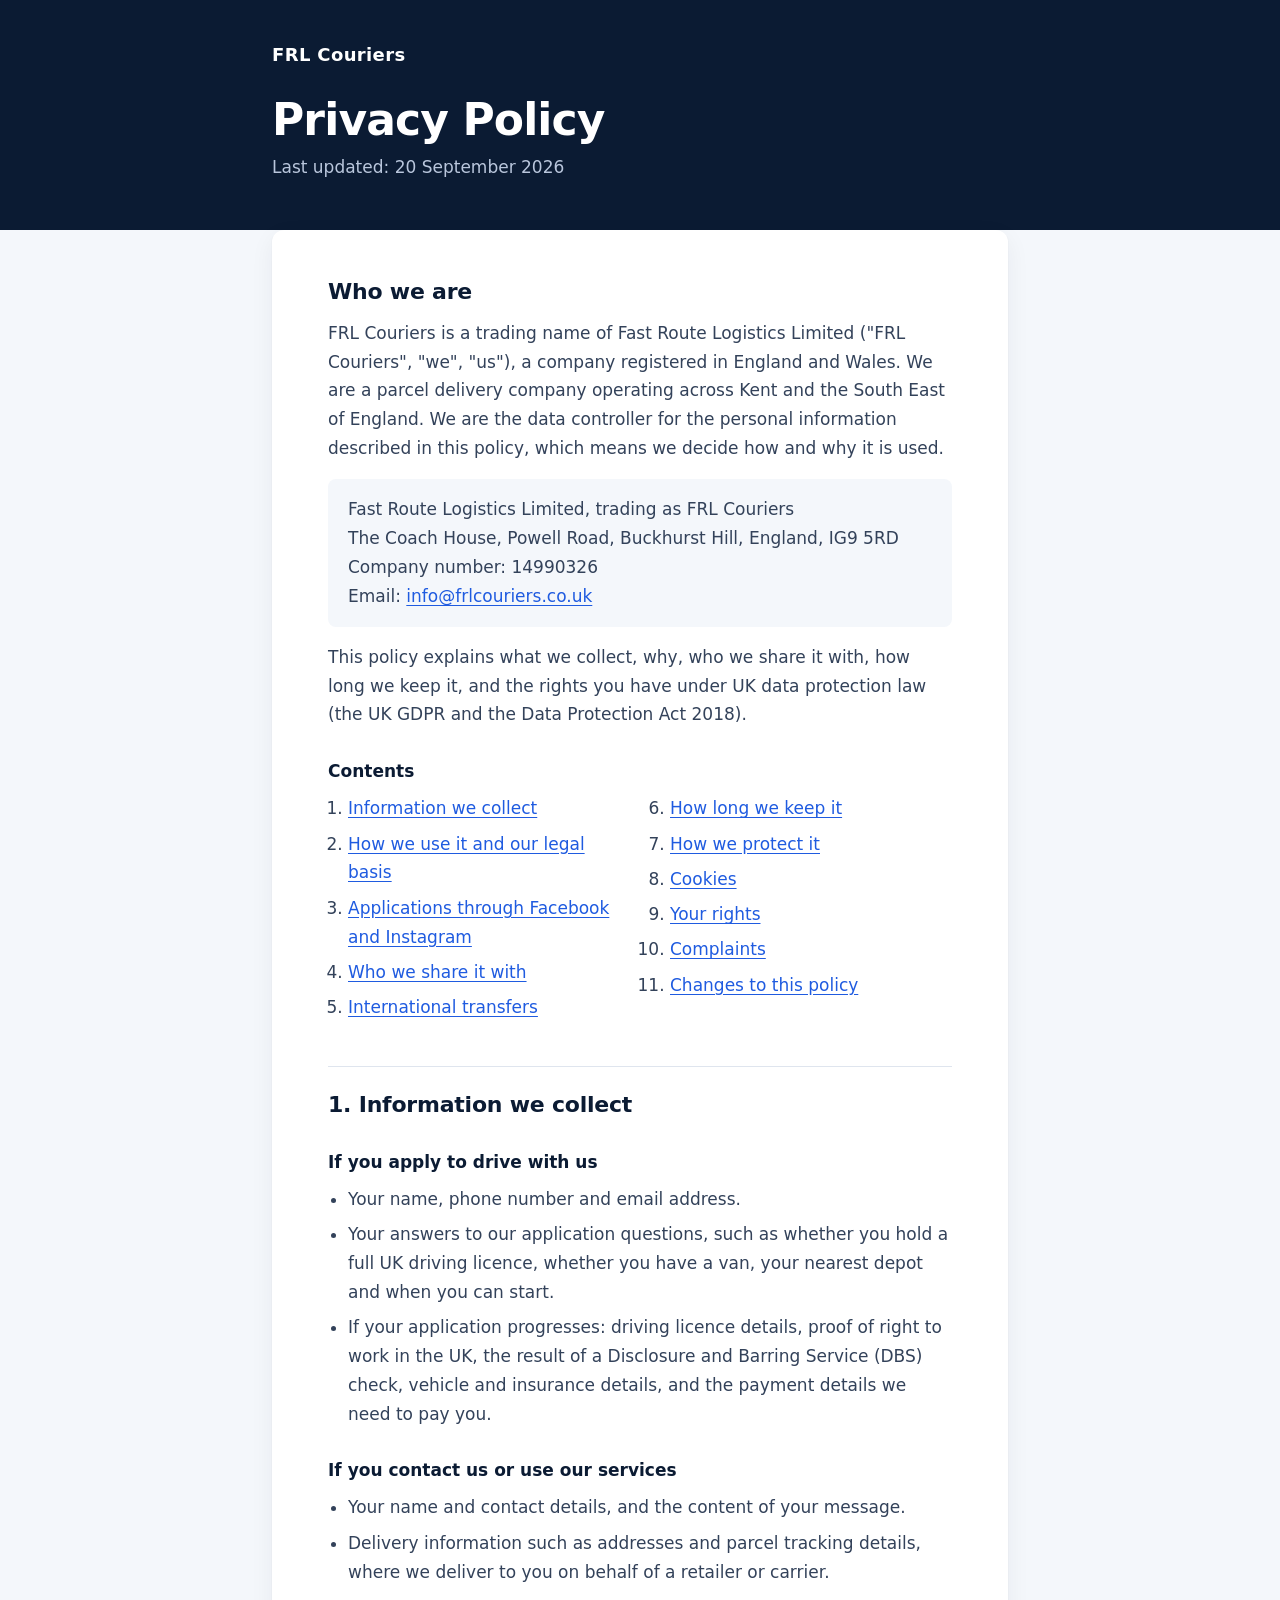
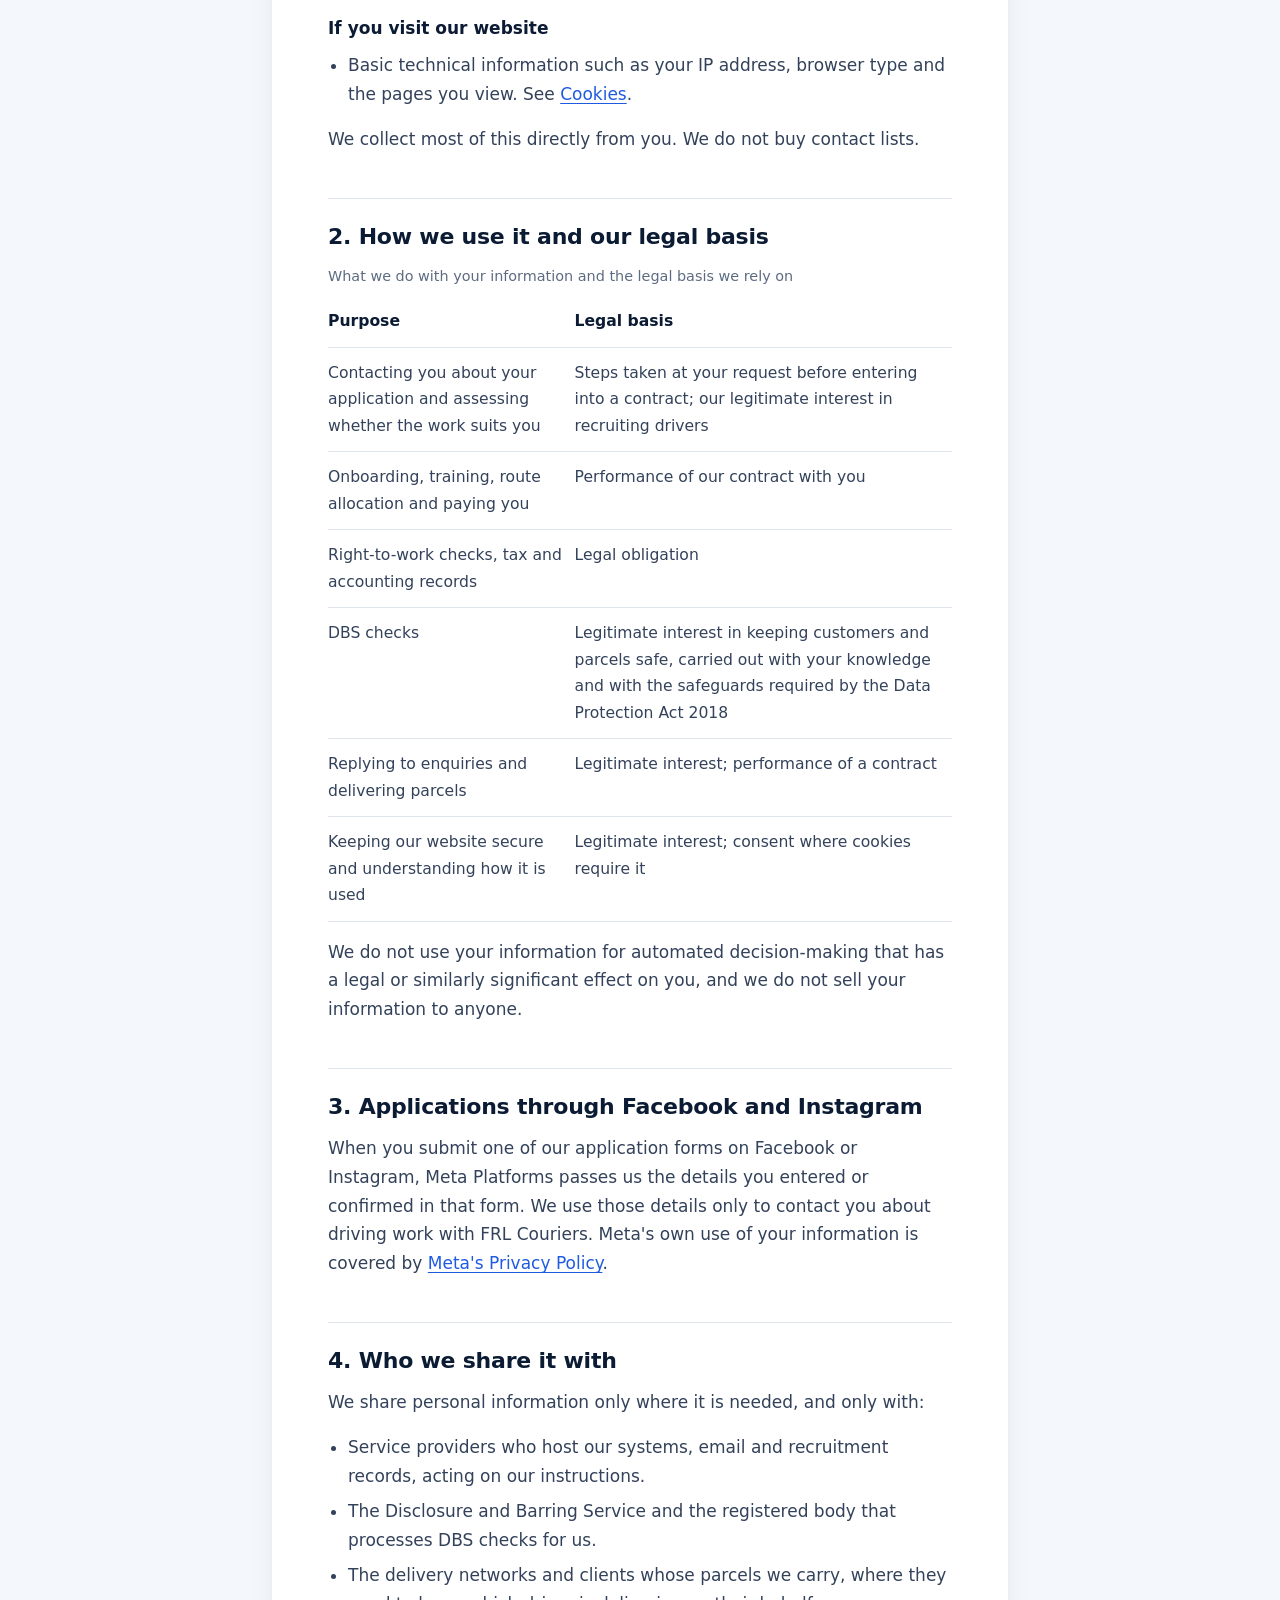
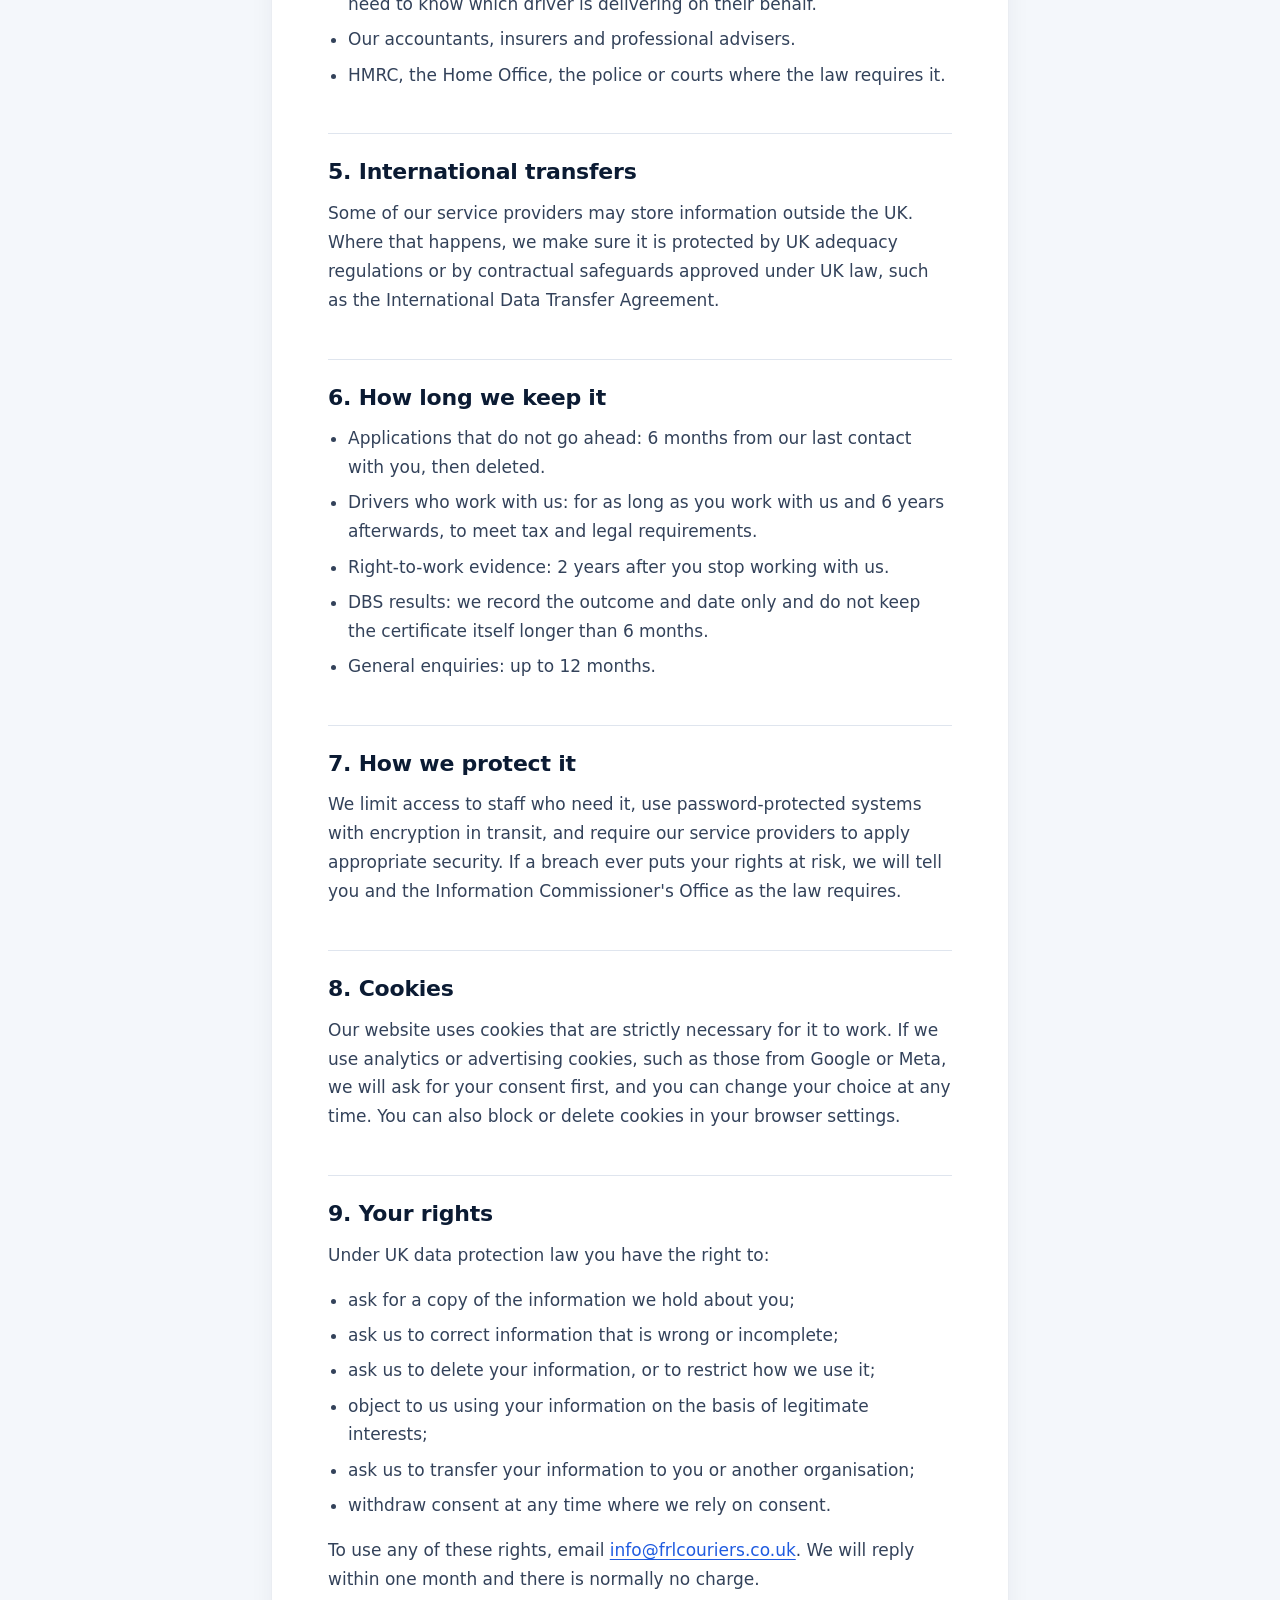
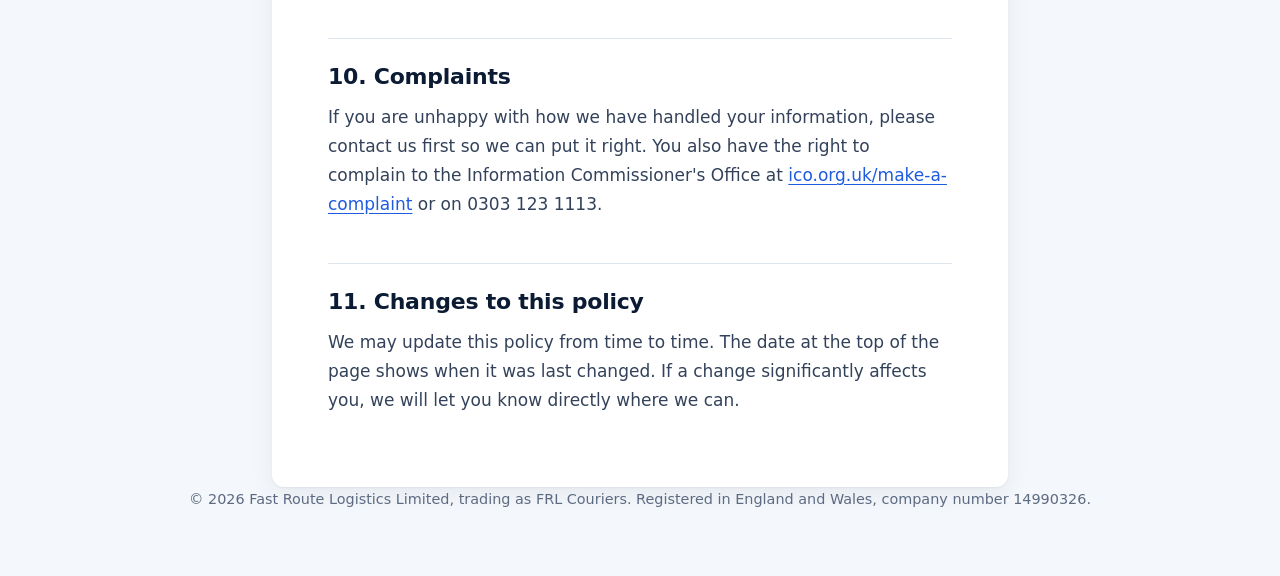
<file: privacy-policy.html>
<!DOCTYPE html>
<html lang="en-GB">
<head>
  <meta charset="utf-8">
  <meta name="viewport" content="width=device-width, initial-scale=1">
  <title>Privacy Policy | FRL Couriers</title>
  <meta name="description" content="How FRL Couriers collects, uses and protects personal information from driver applicants, customers and website visitors.">
  <meta name="robots" content="index, follow">
  <style>
    :root {
      --ink: #0b1b33;
      --body: #33425a;
      --muted: #5d6b82;
      --brand: #1f5be0;
      --rule: #dfe5ee;
      --paper: #ffffff;
      --wash: #f4f7fb;
    }
    *, *::before, *::after { box-sizing: border-box; }
    html { -webkit-text-size-adjust: 100%; scroll-behavior: smooth; }
    @media (prefers-reduced-motion: reduce) { html { scroll-behavior: auto; } }
    body {
      margin: 0;
      background: var(--wash);
      color: var(--body);
      font: 400 1.0625rem/1.7 system-ui, -apple-system, "Segoe UI", Roboto, "Helvetica Neue", Arial, sans-serif;
    }
    .skip { position: absolute; left: -999px; top: 0; background: var(--ink); color: #fff; padding: .75rem 1rem; z-index: 10; }
    .skip:focus { left: 0; }
    header { background: var(--ink); color: #fff; padding: 2.5rem 1.25rem 3rem; }
    .wrap { max-width: 46rem; margin: 0 auto; }
    .brand { font-weight: 700; letter-spacing: .02em; color: #fff; text-decoration: none; font-size: 1.125rem; }
    h1 { font-size: clamp(2rem, 5vw, 2.75rem); line-height: 1.15; margin: 1.5rem 0 .5rem; color: #fff; letter-spacing: -.02em; }
    header p { margin: 0; color: #b9c6dc; }
    main { background: var(--paper); margin: -1.5rem auto 3rem; padding: 2rem 1.25rem 2.5rem; border-radius: 12px; box-shadow: 0 1px 2px rgba(11, 27, 51, .06), 0 8px 24px rgba(11, 27, 51, .06); }
    @media (min-width: 48rem) { main { padding: 3rem 3.5rem 3.5rem; } }
    h2 { color: var(--ink); font-size: 1.375rem; line-height: 1.3; margin: 2.75rem 0 .75rem; padding-top: 1.5rem; border-top: 1px solid var(--rule); letter-spacing: -.01em; }
    h2:first-of-type { border-top: 0; padding-top: 0; margin-top: 0; }
    h3 { color: var(--ink); font-size: 1.0625rem; margin: 1.75rem 0 .5rem; }
    p { margin: 0 0 1rem; }
    ul { margin: 0 0 1rem; padding-left: 1.25rem; }
    li { margin-bottom: .4rem; }
    a { color: var(--brand); text-underline-offset: .15em; }
    a:focus-visible, .skip:focus-visible { outline: 3px solid var(--brand); outline-offset: 3px; border-radius: 2px; }
    address { font-style: normal; background: var(--wash); border-radius: 8px; padding: 1rem 1.25rem; margin: 0 0 1rem; }
    nav ol { columns: 1; margin: 0 0 1rem; padding-left: 1.25rem; }
    @media (min-width: 40rem) { nav ol { columns: 2; column-gap: 2.5rem; } }
    nav li { break-inside: avoid; }
    .table-scroll { overflow-x: auto; margin: 0 0 1rem; }
    table { border-collapse: collapse; width: 100%; min-width: 34rem; font-size: .975rem; }
    caption { text-align: left; color: var(--muted); font-size: .9rem; padding-bottom: .5rem; }
    th, td { text-align: left; vertical-align: top; padding: .75rem .75rem .75rem 0; border-bottom: 1px solid var(--rule); }
    th { color: var(--ink); font-weight: 600; }
    footer { text-align: center; color: var(--muted); font-size: .9rem; padding: 0 1.25rem 3rem; }
    @media print { body { background: #fff; } header { background: #fff; color: #000; padding: 0; } h1, .brand { color: #000; } main { box-shadow: none; margin: 0; padding: 0; } nav { display: none; } }
  </style>
</head>
<body>
  <a class="skip" href="#content">Skip to content</a>

  <header>
    <div class="wrap">
      <a class="brand" href="/">FRL Couriers</a>
      <h1>Privacy Policy</h1>
      <p>Last updated: 20 September 2026</p>
    </div>
  </header>

  <main id="content" class="wrap">
    <h2>Who we are</h2>
    <p>FRL Couriers is a trading name of Fast Route Logistics Limited ("FRL Couriers", "we", "us"), a company registered in England and Wales. We are a parcel delivery company operating across Kent and the South East of England. We are the data controller for the personal information described in this policy, which means we decide how and why it is used.</p>
    <address>
      Fast Route Logistics Limited, trading as FRL Couriers<br>
      The Coach House, Powell Road, Buckhurst Hill, England, IG9 5RD<br>
      Company number: 14990326<br>
      Email: <a href="mailto:info@frlcouriers.co.uk">info@frlcouriers.co.uk</a>
    </address>
    <p>This policy explains what we collect, why, who we share it with, how long we keep it, and the rights you have under UK data protection law (the UK GDPR and the Data Protection Act 2018).</p>

    <nav aria-label="Contents">
      <h3>Contents</h3>
      <ol>
        <li><a href="#collect">Information we collect</a></li>
        <li><a href="#use">How we use it and our legal basis</a></li>
        <li><a href="#ads">Applications through Facebook and Instagram</a></li>
        <li><a href="#share">Who we share it with</a></li>
        <li><a href="#transfers">International transfers</a></li>
        <li><a href="#retention">How long we keep it</a></li>
        <li><a href="#security">How we protect it</a></li>
        <li><a href="#cookies">Cookies</a></li>
        <li><a href="#rights">Your rights</a></li>
        <li><a href="#complaints">Complaints</a></li>
        <li><a href="#changes">Changes to this policy</a></li>
      </ol>
    </nav>

    <h2 id="collect">1. Information we collect</h2>
    <h3>If you apply to drive with us</h3>
    <ul>
      <li>Your name, phone number and email address.</li>
      <li>Your answers to our application questions, such as whether you hold a full UK driving licence, whether you have a van, your nearest depot and when you can start.</li>
      <li>If your application progresses: driving licence details, proof of right to work in the UK, the result of a Disclosure and Barring Service (DBS) check, vehicle and insurance details, and the payment details we need to pay you.</li>
    </ul>
    <h3>If you contact us or use our services</h3>
    <ul>
      <li>Your name and contact details, and the content of your message.</li>
      <li>Delivery information such as addresses and parcel tracking details, where we deliver to you on behalf of a retailer or carrier.</li>
    </ul>
    <h3>If you visit our website</h3>
    <ul>
      <li>Basic technical information such as your IP address, browser type and the pages you view. See <a href="#cookies">Cookies</a>.</li>
    </ul>
    <p>We collect most of this directly from you. We do not buy contact lists.</p>

    <h2 id="use">2. How we use it and our legal basis</h2>
    <div class="table-scroll" tabindex="0" role="region" aria-label="Purposes and legal bases">
      <table>
        <caption>What we do with your information and the legal basis we rely on</caption>
        <thead>
          <tr><th scope="col">Purpose</th><th scope="col">Legal basis</th></tr>
        </thead>
        <tbody>
          <tr><td>Contacting you about your application and assessing whether the work suits you</td><td>Steps taken at your request before entering into a contract; our legitimate interest in recruiting drivers</td></tr>
          <tr><td>Onboarding, training, route allocation and paying you</td><td>Performance of our contract with you</td></tr>
          <tr><td>Right-to-work checks, tax and accounting records</td><td>Legal obligation</td></tr>
          <tr><td>DBS checks</td><td>Legitimate interest in keeping customers and parcels safe, carried out with your knowledge and with the safeguards required by the Data Protection Act 2018</td></tr>
          <tr><td>Replying to enquiries and delivering parcels</td><td>Legitimate interest; performance of a contract</td></tr>
          <tr><td>Keeping our website secure and understanding how it is used</td><td>Legitimate interest; consent where cookies require it</td></tr>
        </tbody>
      </table>
    </div>
    <p>We do not use your information for automated decision-making that has a legal or similarly significant effect on you, and we do not sell your information to anyone.</p>

    <h2 id="ads">3. Applications through Facebook and Instagram</h2>
    <p>When you submit one of our application forms on Facebook or Instagram, Meta Platforms passes us the details you entered or confirmed in that form. We use those details only to contact you about driving work with FRL Couriers. Meta's own use of your information is covered by <a href="https://www.facebook.com/privacy/policy/" rel="noopener noreferrer">Meta's Privacy Policy</a>.</p>

    <h2 id="share">4. Who we share it with</h2>
    <p>We share personal information only where it is needed, and only with:</p>
    <ul>
      <li>Service providers who host our systems, email and recruitment records, acting on our instructions.</li>
      <li>The Disclosure and Barring Service and the registered body that processes DBS checks for us.</li>
      <li>The delivery networks and clients whose parcels we carry, where they need to know which driver is delivering on their behalf.</li>
      <li>Our accountants, insurers and professional advisers.</li>
      <li>HMRC, the Home Office, the police or courts where the law requires it.</li>
    </ul>

    <h2 id="transfers">5. International transfers</h2>
    <p>Some of our service providers may store information outside the UK. Where that happens, we make sure it is protected by UK adequacy regulations or by contractual safeguards approved under UK law, such as the International Data Transfer Agreement.</p>

    <h2 id="retention">6. How long we keep it</h2>
    <ul>
      <li>Applications that do not go ahead: 6 months from our last contact with you, then deleted.</li>
      <li>Drivers who work with us: for as long as you work with us and 6 years afterwards, to meet tax and legal requirements.</li>
      <li>Right-to-work evidence: 2 years after you stop working with us.</li>
      <li>DBS results: we record the outcome and date only and do not keep the certificate itself longer than 6 months.</li>
      <li>General enquiries: up to 12 months.</li>
    </ul>

    <h2 id="security">7. How we protect it</h2>
    <p>We limit access to staff who need it, use password-protected systems with encryption in transit, and require our service providers to apply appropriate security. If a breach ever puts your rights at risk, we will tell you and the Information Commissioner's Office as the law requires.</p>

    <h2 id="cookies">8. Cookies</h2>
    <p>Our website uses cookies that are strictly necessary for it to work. If we use analytics or advertising cookies, such as those from Google or Meta, we will ask for your consent first, and you can change your choice at any time. You can also block or delete cookies in your browser settings.</p>

    <h2 id="rights">9. Your rights</h2>
    <p>Under UK data protection law you have the right to:</p>
    <ul>
      <li>ask for a copy of the information we hold about you;</li>
      <li>ask us to correct information that is wrong or incomplete;</li>
      <li>ask us to delete your information, or to restrict how we use it;</li>
      <li>object to us using your information on the basis of legitimate interests;</li>
      <li>ask us to transfer your information to you or another organisation;</li>
      <li>withdraw consent at any time where we rely on consent.</li>
    </ul>
    <p>To use any of these rights, email <a href="mailto:info@frlcouriers.co.uk">info@frlcouriers.co.uk</a>. We will reply within one month and there is normally no charge.</p>

    <h2 id="complaints">10. Complaints</h2>
    <p>If you are unhappy with how we have handled your information, please contact us first so we can put it right. You also have the right to complain to the Information Commissioner's Office at <a href="https://ico.org.uk/make-a-complaint/" rel="noopener noreferrer">ico.org.uk/make-a-complaint</a> or on 0303 123 1113.</p>

    <h2 id="changes">11. Changes to this policy</h2>
    <p>We may update this policy from time to time. The date at the top of the page shows when it was last changed. If a change significantly affects you, we will let you know directly where we can.</p>
  </main>

  <footer>
    <p>&copy; 2026 Fast Route Logistics Limited, trading as FRL Couriers. Registered in England and Wales, company number 14990326.</p>
  </footer>
</body>
</html>
</file>
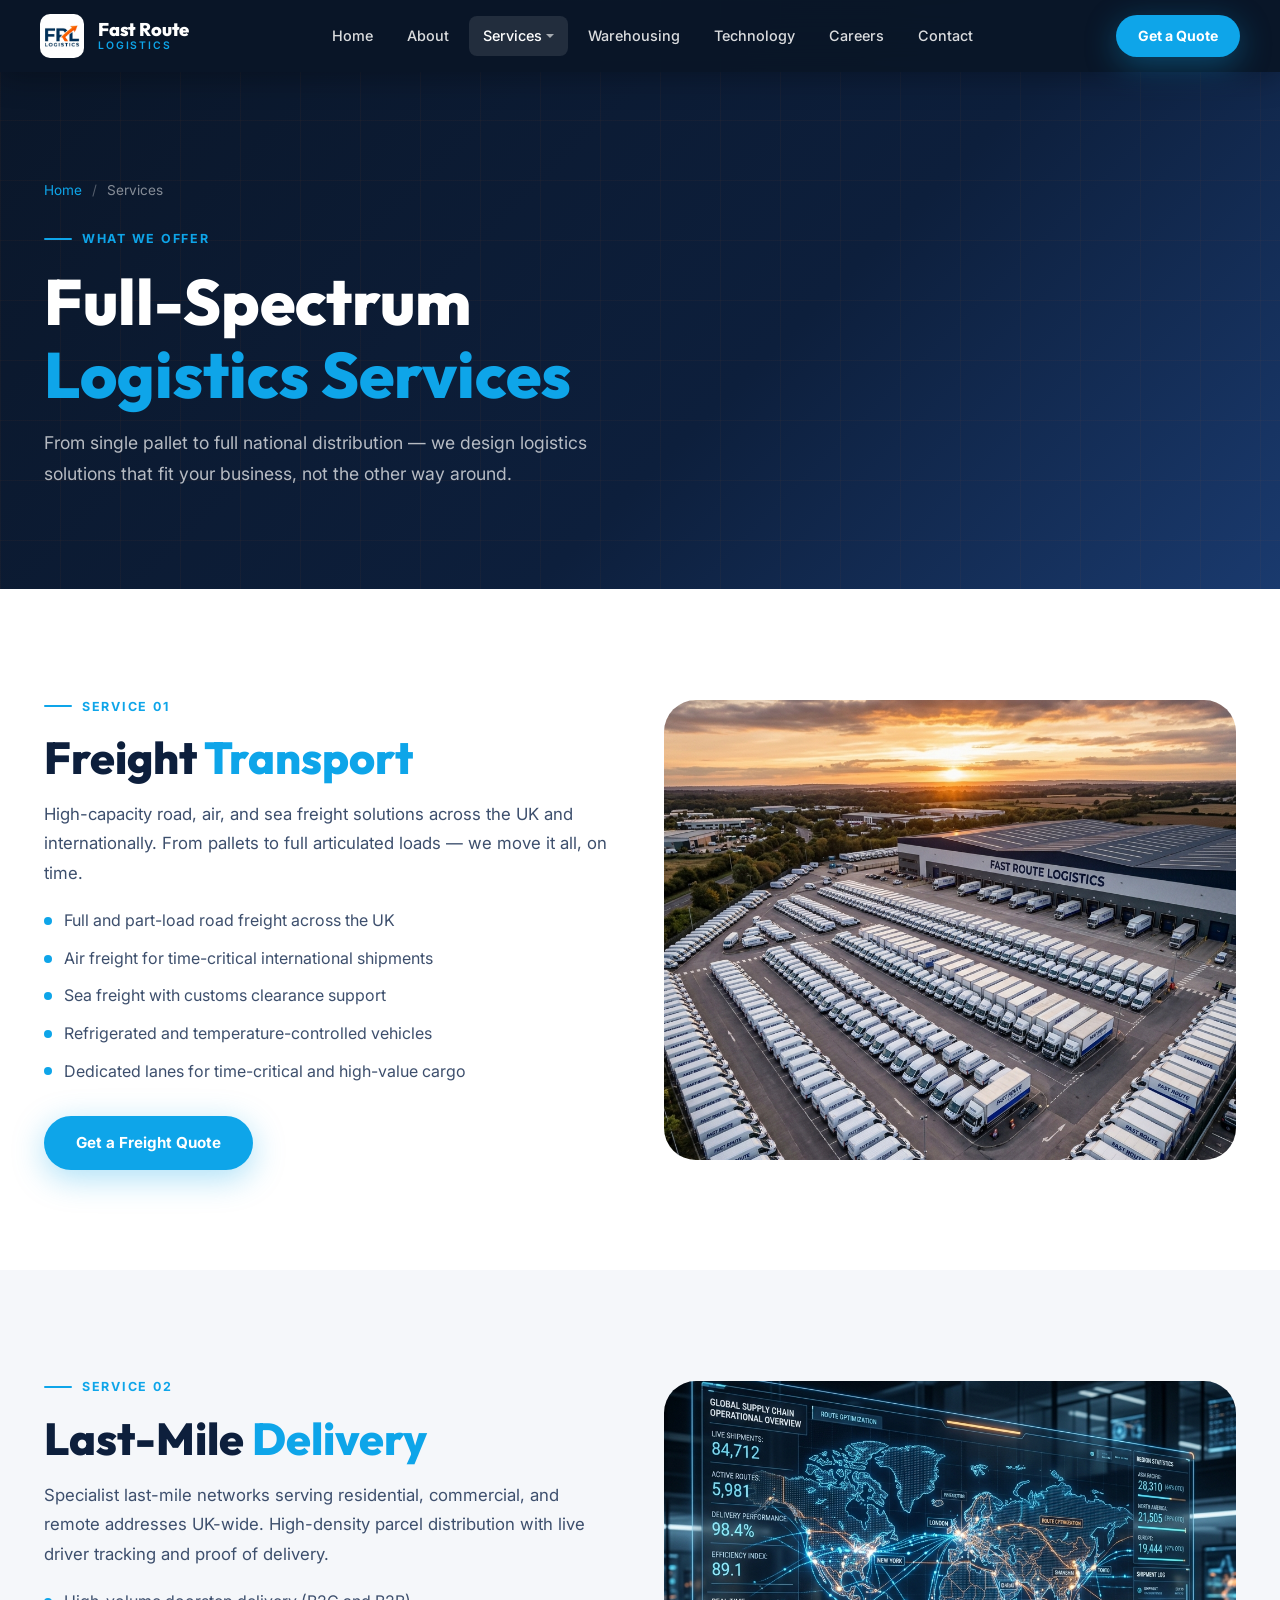
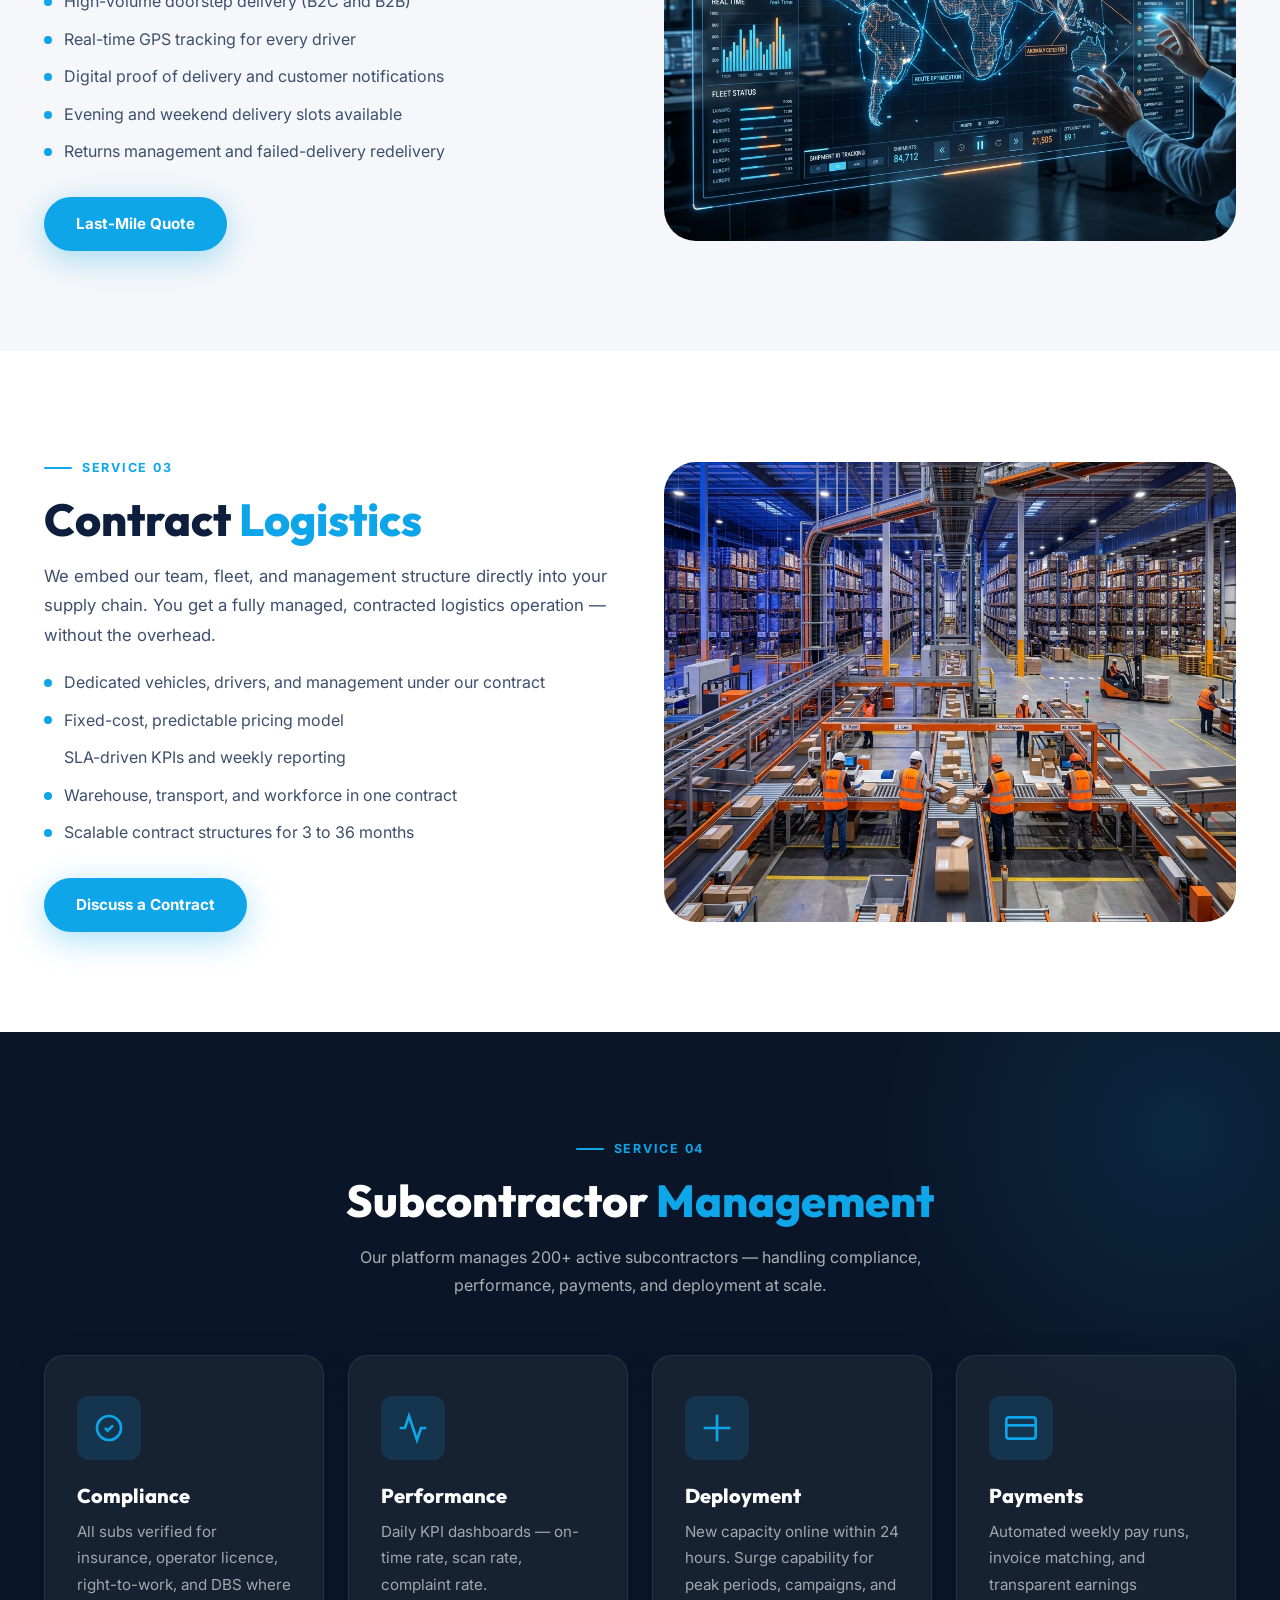
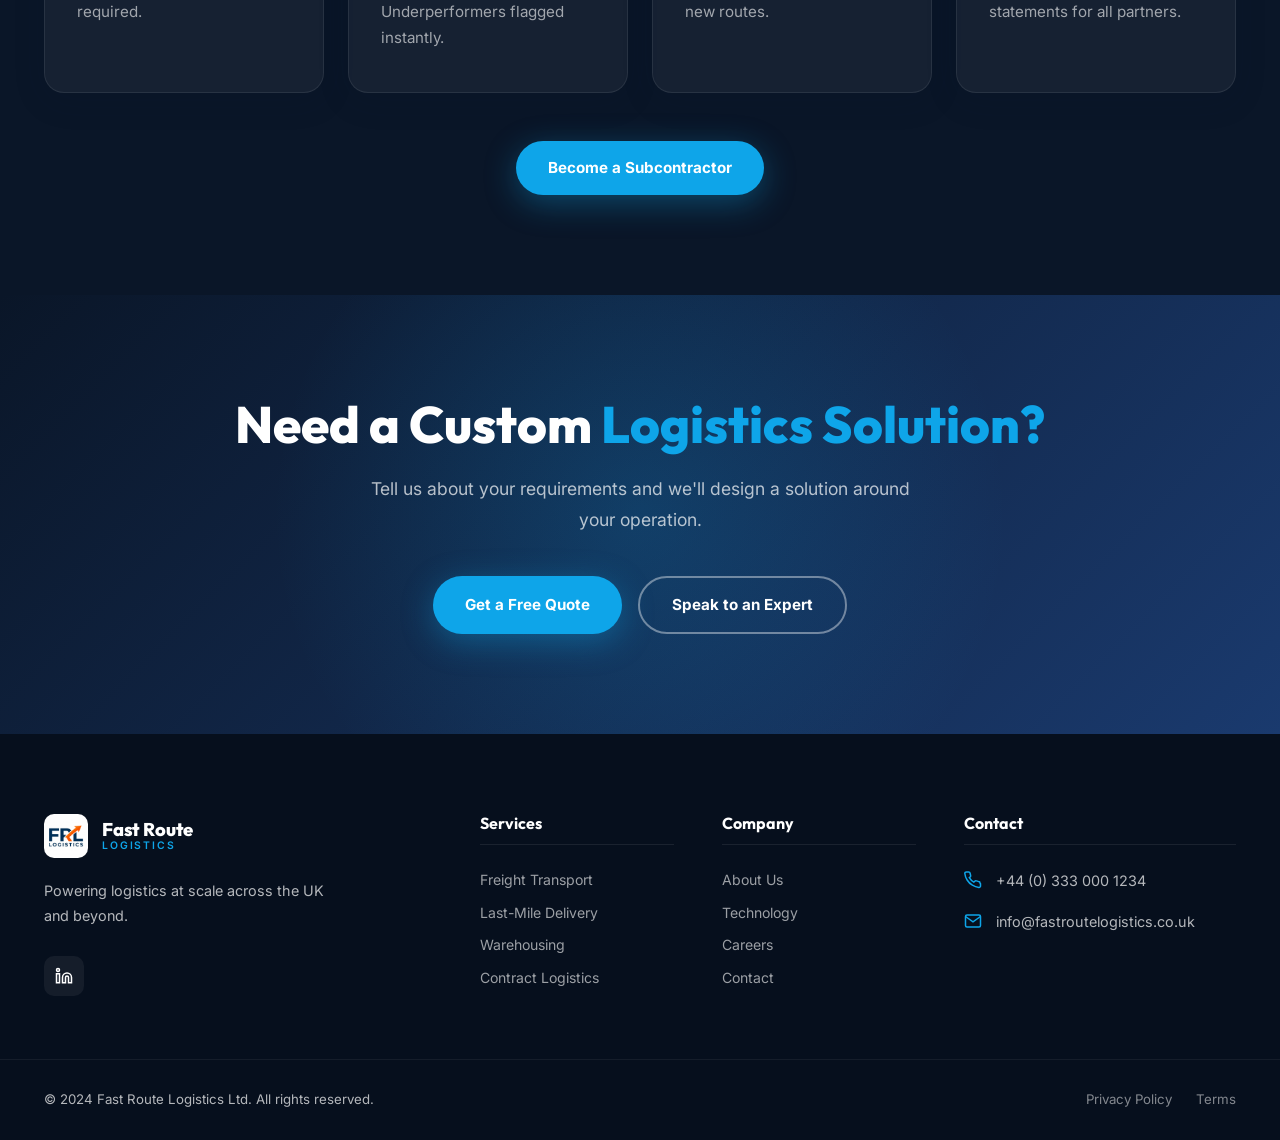
<file: services.html>
<!DOCTYPE html>
<html lang="en">
<head>
  <meta charset="UTF-8" /><meta name="viewport" content="width=device-width, initial-scale=1.0" />
  <title>Our Services — Fast Route Logistics</title>
  <meta name="description" content="Fast Route Logistics services: freight transport, last-mile delivery, contract logistics, and subcontractor management for high-volume operations." />
  <link rel="stylesheet" href="css/style.css" /><link rel="icon" type="image/png" href="images/logo.png" />
</head>
<body>
<nav id="navbar" class="scrolled">
  <div class="navbar-inner">
    <a href="index.html" class="nav-logo"><img src="images/logo.png" alt="FRL Logo" class="nav-logo-img" /><div class="nav-logo-text"><strong>Fast Route</strong><span>Logistics</span></div></a>
    <div class="nav-links">
      <a href="index.html">Home</a><a href="about.html">About</a>
      <div class="nav-dropdown"><a href="services.html" class="active">Services</a><div class="dropdown-menu"><a href="services.html#freight">Freight Transport</a><a href="services.html#last-mile">Last-Mile Delivery</a><a href="services.html#contract">Contract Logistics</a><a href="services.html#subcontract">Subcontractor Network</a></div></div>
      <a href="warehousing.html">Warehousing</a><a href="technology.html">Technology</a><a href="careers.html">Careers</a><a href="contact.html">Contact</a>
    </div>
    <div class="nav-actions"><a href="contact.html#quote" class="btn btn-primary" style="padding:10px 22px;font-size:0.88rem;border-radius:50px;">Get a Quote</a></div>
    <div class="hamburger" id="hamburgerBtn"><span></span><span></span><span></span></div>
  </div>
</nav>
<div class="mobile-nav" id="mobileNav"><button class="mobile-nav-close" id="mobileNavClose">✕</button><a href="index.html">Home</a><a href="about.html">About Us</a><a href="services.html">Services</a><a href="warehousing.html">Warehousing</a><a href="technology.html">Technology</a><a href="careers.html">Careers</a><a href="contact.html">Contact</a><a href="contact.html#quote" style="color:var(--orange);margin-top:16px;">Get a Quote →</a></div>

<section class="page-header">
  <div class="container"><div class="page-header-content">
    <div class="breadcrumb"><a href="index.html">Home</a><span>/</span>Services</div>
    <div class="section-label">What We Offer</div>
    <h1>Full-Spectrum<br /><span class="text-orange">Logistics Services</span></h1>
    <p>From single pallet to full national distribution — we design logistics solutions that fit your business, not the other way around.</p>
  </div></div>
</section>

<!-- SERVICE: FREIGHT -->
<section class="section-pad" id="freight" style="background:var(--white);">
  <div class="container">
    <div class="grid-2">
      <div class="reveal">
        <div class="section-label">Service 01</div>
        <h2>Freight <span class="text-orange">Transport</span></h2>
        <p style="margin:16px 0 20px;color:var(--text-body);font-size:1.05rem;">High-capacity road, air, and sea freight solutions across the UK and internationally. From pallets to full articulated loads — we move it all, on time.</p>
        <ul style="display:flex;flex-direction:column;gap:12px;margin-bottom:32px;">
          <li style="display:flex;align-items:center;gap:12px;color:var(--text-body);"><span style="width:8px;height:8px;border-radius:50%;background:var(--orange);flex-shrink:0;"></span> Full and part-load road freight across the UK</li>
          <li style="display:flex;align-items:center;gap:12px;color:var(--text-body);"><span style="width:8px;height:8px;border-radius:50%;background:var(--orange);flex-shrink:0;"></span> Air freight for time-critical international shipments</li>
          <li style="display:flex;align-items:center;gap:12px;color:var(--text-body);"><span style="width:8px;height:8px;border-radius:50%;background:var(--orange);flex-shrink:0;"></span> Sea freight with customs clearance support</li>
          <li style="display:flex;align-items:center;gap:12px;color:var(--text-body);"><span style="width:8px;height:8px;border-radius:50%;background:var(--orange);flex-shrink:0;"></span> Refrigerated and temperature-controlled vehicles</li>
          <li style="display:flex;align-items:center;gap:12px;color:var(--text-body);"><span style="width:8px;height:8px;border-radius:50%;background:var(--orange);flex-shrink:0;"></span> Dedicated lanes for time-critical and high-value cargo</li>
        </ul>
        <a href="contact.html#quote" class="btn btn-primary">Get a Freight Quote</a>
      </div>
      <div class="reveal reveal-delay-1">
        <div style="border-radius:var(--radius-xl);overflow:hidden;height:460px;">
          <img src="images/fleet.png" alt="FRL Freight fleet" style="width:100%;height:100%;object-fit:cover;" />
        </div>
      </div>
    </div>
  </div>
</section>

<!-- SERVICE: LAST MILE -->
<section class="section-pad" id="last-mile" style="background:var(--off-white);">
  <div class="container">
    <div class="grid-2">
      <div class="reveal" style="order:2;">
        <div style="border-radius:var(--radius-xl);overflow:hidden;height:460px;">
          <img src="images/tracking.png" alt="Last-mile delivery tracking" style="width:100%;height:100%;object-fit:cover;" />
        </div>
      </div>
      <div class="reveal reveal-delay-1" style="order:1;">
        <div class="section-label">Service 02</div>
        <h2>Last-Mile <span class="text-orange">Delivery</span></h2>
        <p style="margin:16px 0 20px;color:var(--text-body);font-size:1.05rem;">Specialist last-mile networks serving residential, commercial, and remote addresses UK-wide. High-density parcel distribution with live driver tracking and proof of delivery.</p>
        <ul style="display:flex;flex-direction:column;gap:12px;margin-bottom:32px;">
          <li style="display:flex;align-items:center;gap:12px;color:var(--text-body);"><span style="width:8px;height:8px;border-radius:50%;background:var(--orange);flex-shrink:0;"></span> High-volume doorstep delivery (B2C and B2B)</li>
          <li style="display:flex;align-items:center;gap:12px;color:var(--text-body);"><span style="width:8px;height:8px;border-radius:50%;background:var(--orange);flex-shrink:0;"></span> Real-time GPS tracking for every driver</li>
          <li style="display:flex;align-items:center;gap:12px;color:var(--text-body);"><span style="width:8px;height:8px;border-radius:50%;background:var(--orange);flex-shrink:0;"></span> Digital proof of delivery and customer notifications</li>
          <li style="display:flex;align-items:center;gap:12px;color:var(--text-body);"><span style="width:8px;height:8px;border-radius:50%;background:var(--orange);flex-shrink:0;"></span> Evening and weekend delivery slots available</li>
          <li style="display:flex;align-items:center;gap:12px;color:var(--text-body);"><span style="width:8px;height:8px;border-radius:50%;background:var(--orange);flex-shrink:0;"></span> Returns management and failed-delivery redelivery</li>
        </ul>
        <a href="contact.html#quote" class="btn btn-primary">Last-Mile Quote</a>
      </div>
    </div>
  </div>
</section>

<!-- SERVICE: CONTRACT LOGISTICS -->
<section class="section-pad" id="contract" style="background:var(--white);">
  <div class="container">
    <div class="grid-2">
      <div class="reveal">
        <div class="section-label">Service 03</div>
        <h2>Contract <span class="text-orange">Logistics</span></h2>
        <p style="margin:16px 0 20px;color:var(--text-body);font-size:1.05rem;">We embed our team, fleet, and management structure directly into your supply chain. You get a fully managed, contracted logistics operation — without the overhead.</p>
        <ul style="display:flex;flex-direction:column;gap:12px;margin-bottom:32px;">
          <li style="display:flex;align-items:center;gap:12px;color:var(--text-body);"><span style="width:8px;height:8px;border-radius:50%;background:var(--orange);flex-shrink:0;"></span> Dedicated vehicles, drivers, and management under our contract</li>
          <li style="display:flex;align-items:center;gap:12px;color:var(--text-body);"><span style="width:8px;height:8px;border-radius:50%;background:var(--orange);flex-shrink:0;"></span> Fixed-cost, predictable pricing model</li>
          <li style="display:flex;align-items:center;gap:12px;color:var(--text-body);"><span style="width:8px;height,8px;border-radius:50%;background:var(--orange);flex-shrink:0;"></span> SLA-driven KPIs and weekly reporting</li>
          <li style="display:flex;align-items:center;gap:12px;color:var(--text-body);"><span style="width:8px;height:8px;border-radius:50%;background:var(--orange);flex-shrink:0;"></span> Warehouse, transport, and workforce in one contract</li>
          <li style="display:flex;align-items:center;gap:12px;color:var(--text-body);"><span style="width:8px;height:8px;border-radius:50%;background:var(--orange);flex-shrink:0;"></span> Scalable contract structures for 3 to 36 months</li>
        </ul>
        <a href="contact.html" class="btn btn-primary">Discuss a Contract</a>
      </div>
      <div class="reveal reveal-delay-1">
        <div style="border-radius:var(--radius-xl);overflow:hidden;height:460px;">
          <img src="images/warehouse.png" alt="Contract logistics operations" style="width:100%;height:100%;object-fit:cover;" />
        </div>
      </div>
    </div>
  </div>
</section>

<!-- SERVICE: SUBCONTRACT -->
<section class="section-pad dark-section" id="subcontract">
  <div class="container">
    <div class="text-center reveal" style="margin-bottom:56px;">
      <div class="section-label">Service 04</div>
      <h2 style="color:var(--white);">Subcontractor <span class="text-orange">Management</span></h2>
      <p style="color:rgba(255,255,255,0.65);max-width:580px;margin:16px auto 0;">Our platform manages 200+ active subcontractors — handling compliance, performance, payments, and deployment at scale.</p>
    </div>
    <div class="grid-4" style="gap:24px;">
      <div class="card" style="background:rgba(255,255,255,0.05);border-color:rgba(255,255,255,0.08);" class="reveal">
        <div class="card-icon"><svg xmlns="http://www.w3.org/2000/svg" viewBox="0 0 24 24" fill="none" stroke="currentColor" stroke-width="2"><path d="M9 12l2 2 4-4m6 2a9 9 0 11-18 0 9 9 0 0118 0z"/></svg></div>
        <h3 style="color:var(--white);">Compliance</h3>
        <p style="color:rgba(255,255,255,0.6);">All subs verified for insurance, operator licence, right-to-work, and DBS where required.</p>
      </div>
      <div class="card" style="background:rgba(255,255,255,0.05);border-color:rgba(255,255,255,0.08);">
        <div class="card-icon"><svg xmlns="http://www.w3.org/2000/svg" viewBox="0 0 24 24" fill="none" stroke="currentColor" stroke-width="2"><polyline points="22 12 18 12 15 21 9 3 6 12 2 12"/></svg></div>
        <h3 style="color:var(--white);">Performance</h3>
        <p style="color:rgba(255,255,255,0.6);">Daily KPI dashboards — on-time rate, scan rate, complaint rate. Underperformers flagged instantly.</p>
      </div>
      <div class="card" style="background:rgba(255,255,255,0.05);border-color:rgba(255,255,255,0.08);">
        <div class="card-icon"><svg xmlns="http://www.w3.org/2000/svg" viewBox="0 0 24 24" fill="none" stroke="currentColor" stroke-width="2"><path d="M12 22V12M12 12V2M12 12H2M12 12h10"/></svg></div>
        <h3 style="color:var(--white);">Deployment</h3>
        <p style="color:rgba(255,255,255,0.6);">New capacity online within 24 hours. Surge capability for peak periods, campaigns, and new routes.</p>
      </div>
      <div class="card" style="background:rgba(255,255,255,0.05);border-color:rgba(255,255,255,0.08);">
        <div class="card-icon"><svg xmlns="http://www.w3.org/2000/svg" viewBox="0 0 24 24" fill="none" stroke="currentColor" stroke-width="2"><rect x="1" y="4" width="22" height="16" rx="2"/><line x1="1" y1="10" x2="23" y2="10"/></svg></div>
        <h3 style="color:var(--white);">Payments</h3>
        <p style="color:rgba(255,255,255,0.6);">Automated weekly pay runs, invoice matching, and transparent earnings statements for all partners.</p>
      </div>
    </div>
    <div style="text-align:center;margin-top:48px;">
      <a href="contact.html" class="btn btn-primary">Become a Subcontractor</a>
    </div>
  </div>
</section>

<!-- CTA -->
<section class="cta-banner">
  <div class="container" style="position:relative;z-index:1;"><div class="reveal">
    <h2>Need a Custom <span class="text-orange">Logistics Solution?</span></h2>
    <p>Tell us about your requirements and we'll design a solution around your operation.</p>
    <div class="cta-banner-actions"><a href="contact.html#quote" class="btn btn-primary">Get a Free Quote</a><a href="contact.html" class="btn btn-outline">Speak to an Expert</a></div>
  </div></div>
</section>

<footer>
  <div class="container">
    <div class="footer-top">
      <div class="footer-brand"><a href="index.html" class="nav-logo"><img src="images/logo.png" alt="FRL" class="nav-logo-img" /><div class="nav-logo-text"><strong>Fast Route</strong><span>Logistics</span></div></a><p>Powering logistics at scale across the UK and beyond.</p><div class="footer-social"><a href="#" aria-label="LinkedIn"><svg viewBox="0 0 24 24" fill="none" stroke="currentColor" stroke-width="2"><path d="M16 8a6 6 0 016 6v7h-4v-7a2 2 0 00-2-2 2 2 0 00-2 2v7h-4v-7a6 6 0 016-6z"/><rect x="2" y="9" width="4" height="12"/><circle cx="4" cy="4" r="2"/></svg></a></div></div>
      <div class="footer-col"><h4>Services</h4><ul><li><a href="services.html#freight">Freight Transport</a></li><li><a href="services.html#last-mile">Last-Mile Delivery</a></li><li><a href="warehousing.html">Warehousing</a></li><li><a href="services.html#contract">Contract Logistics</a></li></ul></div>
      <div class="footer-col"><h4>Company</h4><ul><li><a href="about.html">About Us</a></li><li><a href="technology.html">Technology</a></li><li><a href="careers.html">Careers</a></li><li><a href="contact.html">Contact</a></li></ul></div>
      <div class="footer-col"><h4>Contact</h4><div class="footer-contact-item"><svg viewBox="0 0 24 24" fill="none" stroke="currentColor" stroke-width="2"><path d="M22 16.92v3a2 2 0 01-2.18 2 19.79 19.79 0 01-8.63-3.07A19.5 19.5 0 014.16 12a19.79 19.79 0 01-3.07-8.67A2 2 0 013.11 1.2h3a2 2 0 012 1.72c.127.96.361 1.903.7 2.81a2 2 0 01-.45 2.11L7.09 8.91a16 16 0 006 6l1.27-1.27a2 2 0 012.11-.45c.907.339 1.85.573 2.81.7A2 2 0 0121.28 16z"/></svg><span>+44 (0) 333 000 1234</span></div><div class="footer-contact-item"><svg viewBox="0 0 24 24" fill="none" stroke="currentColor" stroke-width="2"><path d="M4 4h16c1.1 0 2 .9 2 2v12c0 1.1-.9 2-2 2H4c-1.1 0-2-.9-2-2V6c0-1.1.9-2 2-2z"/><polyline points="22,6 12,13 2,6"/></svg><span>info@fastroutelogistics.co.uk</span></div></div>
    </div>
  </div>
  <div class="footer-bottom"><div class="container" style="display:flex;align-items:center;justify-content:space-between;flex-wrap:wrap;gap:16px;width:100%;"><p>© 2024 Fast Route Logistics Ltd. All rights reserved.</p><div class="footer-bottom-links"><a href="#">Privacy Policy</a><a href="#">Terms</a></div></div></div>
</footer>
<script>
document.getElementById('hamburgerBtn').addEventListener('click',()=>{document.getElementById('mobileNav').classList.add('open');document.body.style.overflow='hidden';});
document.getElementById('mobileNavClose').addEventListener('click',()=>{document.getElementById('mobileNav').classList.remove('open');document.body.style.overflow='';});
const ro=new IntersectionObserver((entries)=>{entries.forEach(e=>{if(e.isIntersecting){e.target.classList.add('visible');ro.unobserve(e.target);}});},{threshold:0.1});
document.querySelectorAll('.reveal').forEach(el=>ro.observe(el));
</script>
</body></html>
</file>
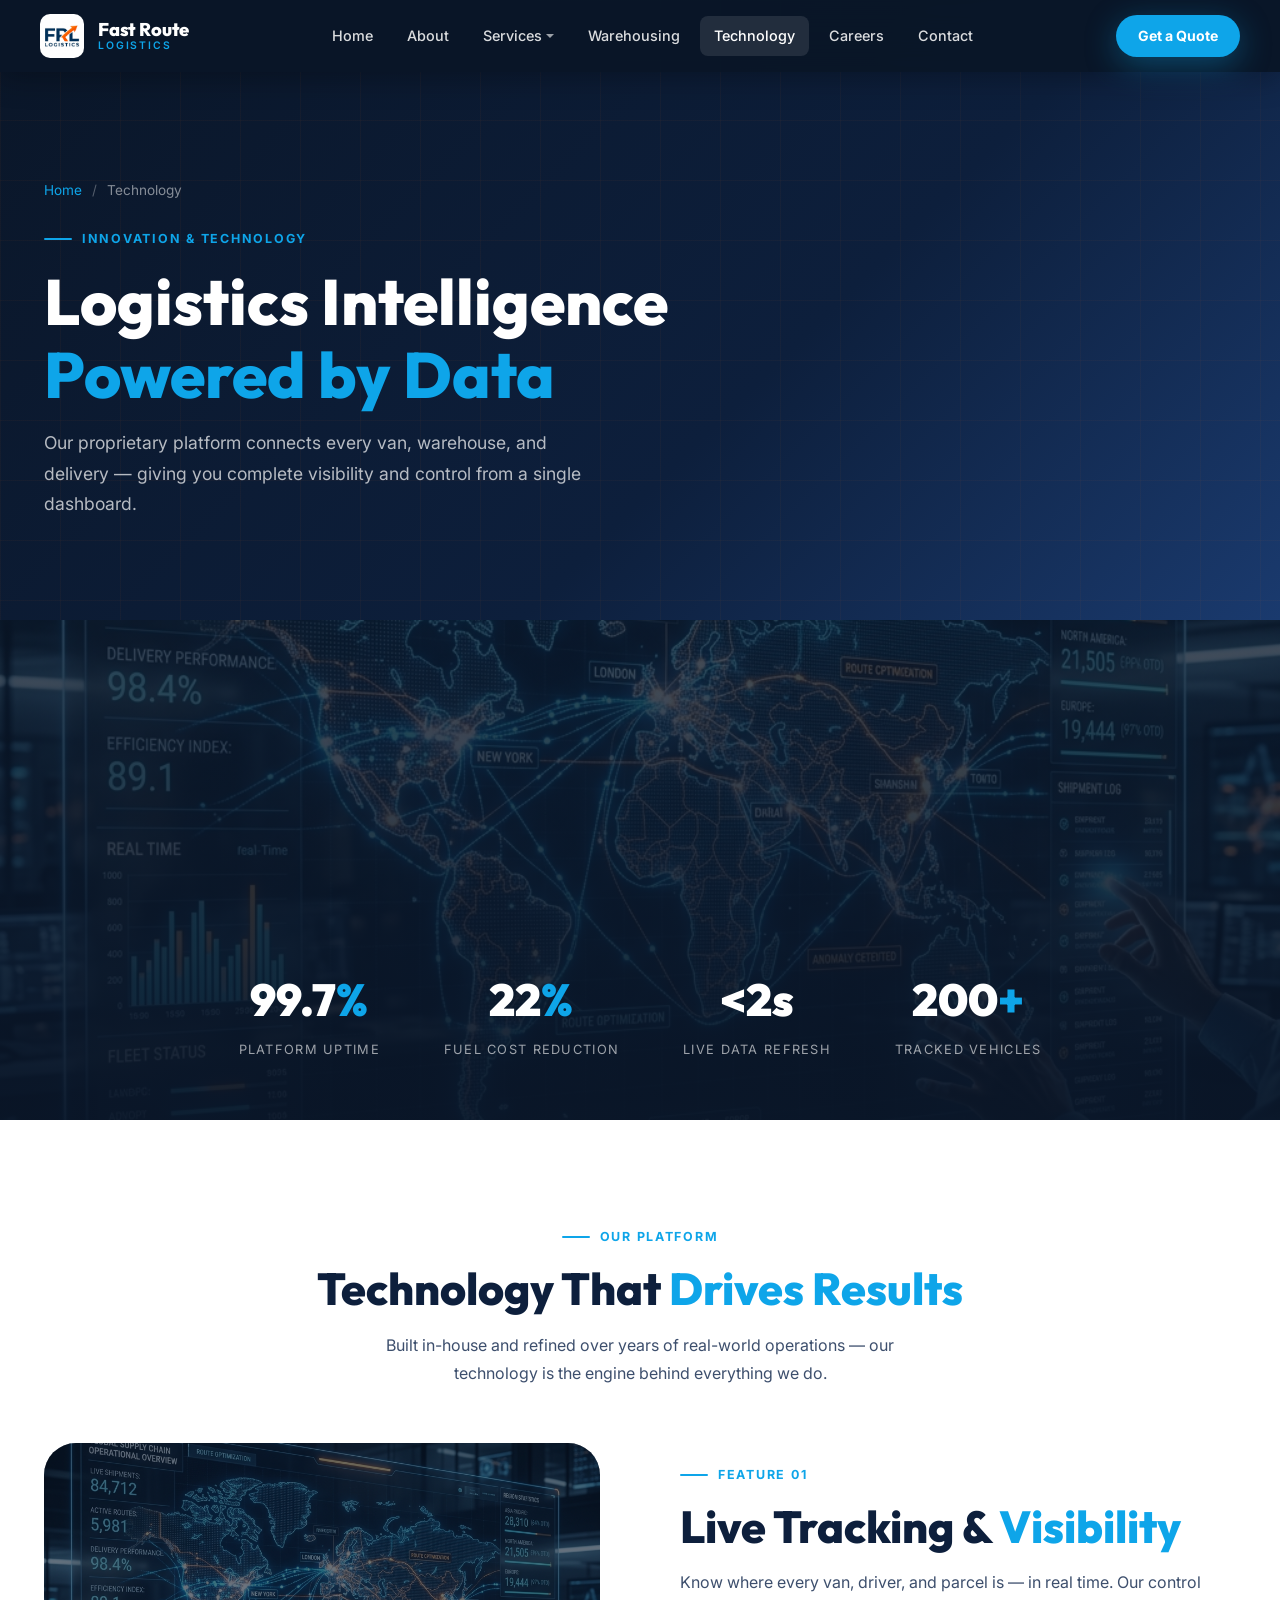
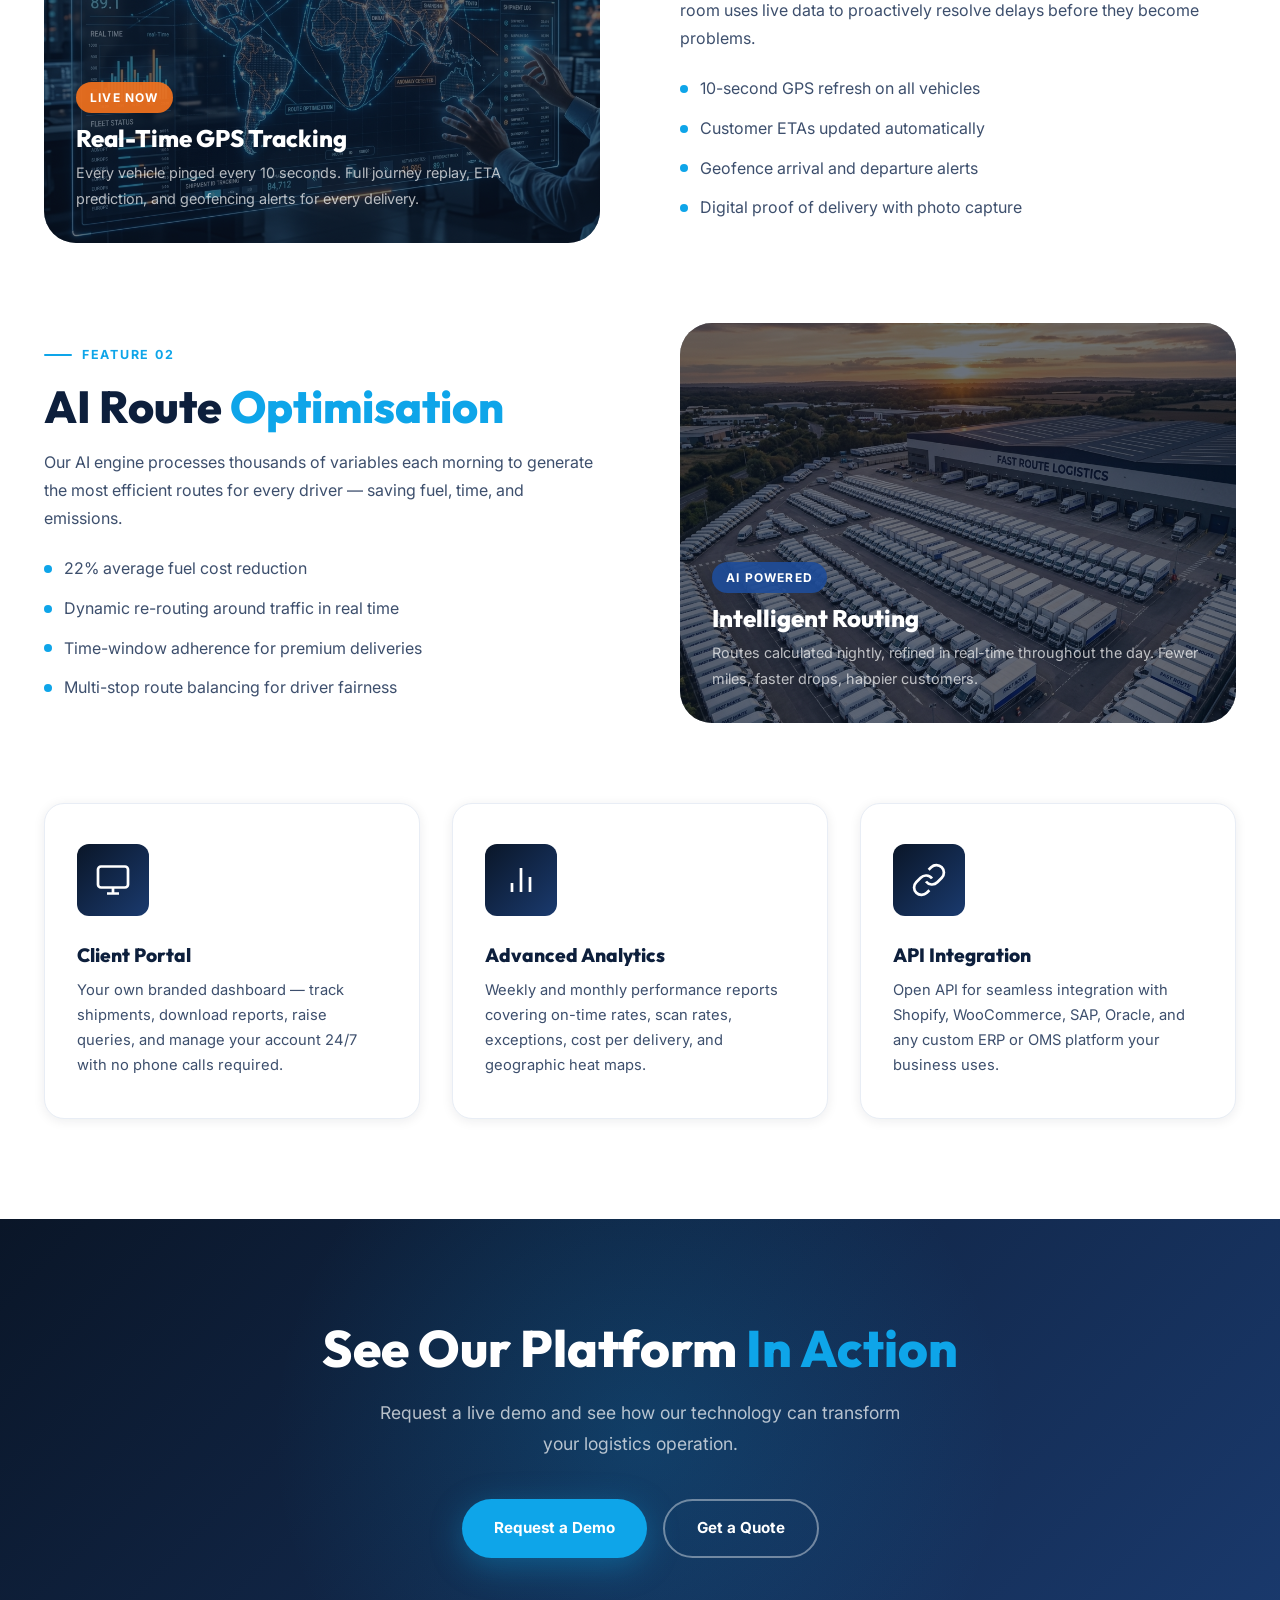
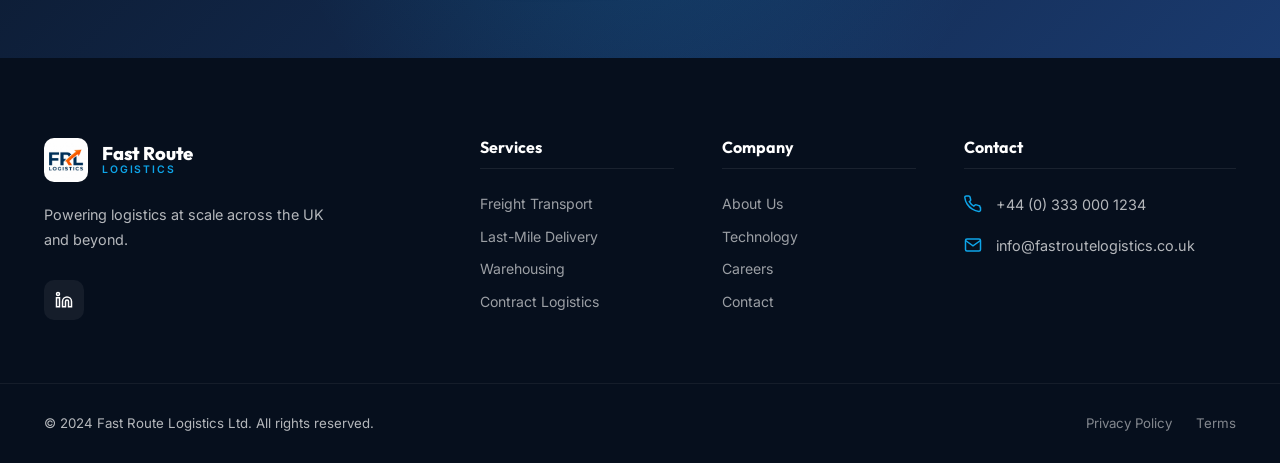
<file: technology.html>
<!DOCTYPE html>
<html lang="en">
<head>
  <meta charset="UTF-8" /><meta name="viewport" content="width=device-width, initial-scale=1.0" />
  <title>Technology — Fast Route Logistics</title>
  <meta name="description" content="Fast Route Logistics technology: real-time tracking, AI route optimisation, and logistics automation powering our network." />
  <link rel="stylesheet" href="css/style.css" /><link rel="icon" type="image/png" href="images/logo.png" />
</head>
<body>
<nav id="navbar" class="scrolled">
  <div class="navbar-inner">
    <a href="index.html" class="nav-logo"><img src="images/logo.png" alt="FRL Logo" class="nav-logo-img" /><div class="nav-logo-text"><strong>Fast Route</strong><span>Logistics</span></div></a>
    <div class="nav-links">
      <a href="index.html">Home</a><a href="about.html">About</a>
      <div class="nav-dropdown"><a href="services.html">Services</a><div class="dropdown-menu"><a href="services.html#freight">Freight Transport</a><a href="services.html#last-mile">Last-Mile Delivery</a><a href="services.html#contract">Contract Logistics</a><a href="services.html#subcontract">Subcontractor Network</a></div></div>
      <a href="warehousing.html">Warehousing</a><a href="technology.html" class="active">Technology</a><a href="careers.html">Careers</a><a href="contact.html">Contact</a>
    </div>
    <div class="nav-actions"><a href="contact.html#quote" class="btn btn-primary" style="padding:10px 22px;font-size:0.88rem;border-radius:50px;">Get a Quote</a></div>
    <div class="hamburger" id="hamburgerBtn"><span></span><span></span><span></span></div>
  </div>
</nav>
<div class="mobile-nav" id="mobileNav"><button class="mobile-nav-close" id="mobileNavClose">✕</button><a href="index.html">Home</a><a href="about.html">About Us</a><a href="services.html">Services</a><a href="warehousing.html">Warehousing</a><a href="technology.html">Technology</a><a href="careers.html">Careers</a><a href="contact.html">Contact</a><a href="contact.html#quote" style="color:var(--orange);margin-top:16px;">Get a Quote →</a></div>

<section class="page-header">
  <div class="container"><div class="page-header-content">
    <div class="breadcrumb"><a href="index.html">Home</a><span>/</span>Technology</div>
    <div class="section-label">Innovation &amp; Technology</div>
    <h1>Logistics Intelligence<br /><span class="text-orange">Powered by Data</span></h1>
    <p>Our proprietary platform connects every van, warehouse, and delivery — giving you complete visibility and control from a single dashboard.</p>
  </div></div>
</section>

<!-- TRACKING IMAGE -->
<section style="background:var(--navy);padding:0;height:500px;overflow:hidden;position:relative;">
  <img src="images/tracking.png" alt="FRL tracking technology" style="width:100%;height:100%;object-fit:cover;opacity:0.5;" />
  <div style="position:absolute;inset:0;background:linear-gradient(to bottom,rgba(10,22,40,0.5),rgba(10,22,40,0.9));"></div>
  <div style="position:absolute;bottom:60px;left:50%;transform:translateX(-50%);text-align:center;width:100%;">
    <div style="display:flex;justify-content:center;gap:64px;flex-wrap:wrap;">
      <div><div style="font-family:var(--font-heading);font-size:2.8rem;font-weight:900;color:var(--white);">99.7<span style="color:var(--orange);">%</span></div><div style="color:rgba(255,255,255,0.6);font-size:0.8rem;text-transform:uppercase;letter-spacing:0.1em;margin-top:4px;">Platform Uptime</div></div>
      <div><div style="font-family:var(--font-heading);font-size:2.8rem;font-weight:900;color:var(--white);">22<span style="color:var(--orange);">%</span></div><div style="color:rgba(255,255,255,0.6);font-size:0.8rem;text-transform:uppercase;letter-spacing:0.1em;margin-top:4px;">Fuel Cost Reduction</div></div>
      <div><div style="font-family:var(--font-heading);font-size:2.8rem;font-weight:900;color:var(--white);">&lt;2s</div><div style="color:rgba(255,255,255,0.6);font-size:0.8rem;text-transform:uppercase;letter-spacing:0.1em;margin-top:4px;">Live Data Refresh</div></div>
      <div><div style="font-family:var(--font-heading);font-size:2.8rem;font-weight:900;color:var(--white);">200<span style="color:var(--orange);">+</span></div><div style="color:rgba(255,255,255,0.6);font-size:0.8rem;text-transform:uppercase;letter-spacing:0.1em;margin-top:4px;">Tracked Vehicles</div></div>
    </div>
  </div>
</section>

<!-- TECH FEATURES -->
<section class="section-pad" style="background:var(--white);">
  <div class="container">
    <div class="text-center reveal" style="margin-bottom:56px;">
      <div class="section-label">Our Platform</div>
      <h2>Technology That <span class="text-orange">Drives Results</span></h2>
      <p style="max-width:560px;margin:16px auto 0;color:var(--text-body);">Built in-house and refined over years of real-world operations — our technology is the engine behind everything we do.</p>
    </div>
    <div class="grid-2" style="gap:80px;margin-bottom:80px;">
      <div class="reveal">
        <div style="background:var(--navy);border-radius:var(--radius-xl);height:400px;overflow:hidden;position:relative;">
          <img src="images/tracking.png" alt="Real-time tracking" style="width:100%;height:100%;object-fit:cover;opacity:0.4;" />
          <div style="position:absolute;inset:0;padding:32px;display:flex;flex-direction:column;justify-content:flex-end;">
            <div style="background:rgba(247,115,28,0.9);color:var(--white);display:inline-block;padding:6px 14px;border-radius:50px;font-size:0.75rem;font-weight:700;letter-spacing:0.1em;text-transform:uppercase;margin-bottom:12px;width:fit-content;">Live Now</div>
            <h3 style="color:var(--white);font-size:1.5rem;">Real-Time GPS Tracking</h3>
            <p style="color:rgba(255,255,255,0.7);font-size:0.9rem;margin-top:8px;">Every vehicle pinged every 10 seconds. Full journey replay, ETA prediction, and geofencing alerts for every delivery.</p>
          </div>
        </div>
      </div>
      <div class="reveal reveal-delay-1" style="display:flex;flex-direction:column;justify-content:center;">
        <div class="section-label">Feature 01</div>
        <h2>Live Tracking &amp; <span class="text-orange">Visibility</span></h2>
        <p style="margin:16px 0 24px;color:var(--text-body);">Know where every van, driver, and parcel is — in real time. Our control room uses live data to proactively resolve delays before they become problems.</p>
        <ul style="display:flex;flex-direction:column;gap:14px;">
          <li style="display:flex;align-items:center;gap:12px;color:var(--text-body);"><span style="width:8px;height:8px;border-radius:50%;background:var(--orange);flex-shrink:0;"></span>10-second GPS refresh on all vehicles</li>
          <li style="display:flex;align-items:center;gap:12px;color:var(--text-body);"><span style="width:8px;height:8px;border-radius:50%;background:var(--orange);flex-shrink:0;"></span>Customer ETAs updated automatically</li>
          <li style="display:flex;align-items:center;gap:12px;color:var(--text-body);"><span style="width:8px;height:8px;border-radius:50%;background:var(--orange);flex-shrink:0;"></span>Geofence arrival and departure alerts</li>
          <li style="display:flex;align-items:center;gap:12px;color:var(--text-body);"><span style="width:8px;height:8px;border-radius:50%;background:var(--orange);flex-shrink:0;"></span>Digital proof of delivery with photo capture</li>
        </ul>
      </div>
    </div>

    <div class="grid-2" style="gap:80px;margin-bottom:80px;">
      <div class="reveal" style="display:flex;flex-direction:column;justify-content:center;order:1;">
        <div class="section-label">Feature 02</div>
        <h2>AI Route <span class="text-orange">Optimisation</span></h2>
        <p style="margin:16px 0 24px;color:var(--text-body);">Our AI engine processes thousands of variables each morning to generate the most efficient routes for every driver — saving fuel, time, and emissions.</p>
        <ul style="display:flex;flex-direction:column;gap:14px;">
          <li style="display:flex;align-items:center;gap:12px;color:var(--text-body);"><span style="width:8px;height:8px;border-radius:50%;background:var(--orange);flex-shrink:0;"></span>22% average fuel cost reduction</li>
          <li style="display:flex;align-items:center;gap:12px;color:var(--text-body);"><span style="width:8px;height:8px;border-radius:50%;background:var(--orange);flex-shrink:0;"></span>Dynamic re-routing around traffic in real time</li>
          <li style="display:flex;align-items:center;gap:12px;color:var(--text-body);"><span style="width:8px;height:8px;border-radius:50%;background:var(--orange);flex-shrink:0;"></span>Time-window adherence for premium deliveries</li>
          <li style="display:flex;align-items:center;gap:12px;color:var(--text-body);"><span style="width:8px;height:8px;border-radius:50%;background:var(--orange);flex-shrink:0;"></span>Multi-stop route balancing for driver fairness</li>
        </ul>
      </div>
      <div class="reveal reveal-delay-1" style="order:2;">
        <div style="background:var(--navy);border-radius:var(--radius-xl);height:400px;overflow:hidden;position:relative;">
          <img src="images/fleet.png" alt="Route optimisation fleet" style="width:100%;height:100%;object-fit:cover;opacity:0.4;" />
          <div style="position:absolute;inset:0;padding:32px;display:flex;flex-direction:column;justify-content:flex-end;">
            <div style="background:rgba(30,77,155,0.9);color:var(--white);display:inline-block;padding:6px 14px;border-radius:50px;font-size:0.75rem;font-weight:700;letter-spacing:0.1em;text-transform:uppercase;margin-bottom:12px;width:fit-content;">AI Powered</div>
            <h3 style="color:var(--white);font-size:1.5rem;">Intelligent Routing</h3>
            <p style="color:rgba(255,255,255,0.7);font-size:0.9rem;margin-top:8px;">Routes calculated nightly, refined in real-time throughout the day. Fewer miles, faster drops, happier customers.</p>
          </div>
        </div>
      </div>
    </div>

    <!-- TECH HIGHLIGHTS -->
    <div class="grid-3">
      <div class="service-card reveal">
        <div class="service-icon"><svg xmlns="http://www.w3.org/2000/svg" viewBox="0 0 24 24" fill="none" stroke="currentColor" stroke-width="1.8"><rect x="2" y="3" width="20" height="14" rx="2"/><line x1="8" y1="21" x2="16" y2="21"/><line x1="12" y1="17" x2="12" y2="21"/></svg></div>
        <h3>Client Portal</h3>
        <p>Your own branded dashboard — track shipments, download reports, raise queries, and manage your account 24/7 with no phone calls required.</p>
      </div>
      <div class="service-card reveal reveal-delay-1">
        <div class="service-icon"><svg xmlns="http://www.w3.org/2000/svg" viewBox="0 0 24 24" fill="none" stroke="currentColor" stroke-width="1.8"><path d="M18 20V10M12 20V4M6 20v-6"/></svg></div>
        <h3>Advanced Analytics</h3>
        <p>Weekly and monthly performance reports covering on-time rates, scan rates, exceptions, cost per delivery, and geographic heat maps.</p>
      </div>
      <div class="service-card reveal reveal-delay-2">
        <div class="service-icon"><svg xmlns="http://www.w3.org/2000/svg" viewBox="0 0 24 24" fill="none" stroke="currentColor" stroke-width="1.8"><path d="M10 13a5 5 0 007.54.54l3-3a5 5 0 00-7.07-7.07l-1.72 1.71"/><path d="M14 11a5 5 0 00-7.54-.54l-3 3a5 5 0 007.07 7.07l1.71-1.71"/></svg></div>
        <h3>API Integration</h3>
        <p>Open API for seamless integration with Shopify, WooCommerce, SAP, Oracle, and any custom ERP or OMS platform your business uses.</p>
      </div>
    </div>
  </div>
</section>

<section class="cta-banner">
  <div class="container" style="position:relative;z-index:1;"><div class="reveal">
    <h2>See Our Platform <span class="text-orange">In Action</span></h2>
    <p>Request a live demo and see how our technology can transform your logistics operation.</p>
    <div class="cta-banner-actions"><a href="contact.html" class="btn btn-primary">Request a Demo</a><a href="contact.html#quote" class="btn btn-outline">Get a Quote</a></div>
  </div></div>
</section>

<footer>
  <div class="container">
    <div class="footer-top">
      <div class="footer-brand"><a href="index.html" class="nav-logo"><img src="images/logo.png" alt="FRL" class="nav-logo-img" /><div class="nav-logo-text"><strong>Fast Route</strong><span>Logistics</span></div></a><p>Powering logistics at scale across the UK and beyond.</p><div class="footer-social"><a href="#" aria-label="LinkedIn"><svg viewBox="0 0 24 24" fill="none" stroke="currentColor" stroke-width="2"><path d="M16 8a6 6 0 016 6v7h-4v-7a2 2 0 00-2-2 2 2 0 00-2 2v7h-4v-7a6 6 0 016-6z"/><rect x="2" y="9" width="4" height="12"/><circle cx="4" cy="4" r="2"/></svg></a></div></div>
      <div class="footer-col"><h4>Services</h4><ul><li><a href="services.html#freight">Freight Transport</a></li><li><a href="services.html#last-mile">Last-Mile Delivery</a></li><li><a href="warehousing.html">Warehousing</a></li><li><a href="services.html#contract">Contract Logistics</a></li></ul></div>
      <div class="footer-col"><h4>Company</h4><ul><li><a href="about.html">About Us</a></li><li><a href="technology.html">Technology</a></li><li><a href="careers.html">Careers</a></li><li><a href="contact.html">Contact</a></li></ul></div>
      <div class="footer-col"><h4>Contact</h4><div class="footer-contact-item"><svg viewBox="0 0 24 24" fill="none" stroke="currentColor" stroke-width="2"><path d="M22 16.92v3a2 2 0 01-2.18 2 19.79 19.79 0 01-8.63-3.07A19.5 19.5 0 014.16 12a19.79 19.79 0 01-3.07-8.67A2 2 0 013.11 1.2h3a2 2 0 012 1.72c.127.96.361 1.903.7 2.81a2 2 0 01-.45 2.11L7.09 8.91a16 16 0 006 6l1.27-1.27a2 2 0 012.11-.45c.907.339 1.85.573 2.81.7A2 2 0 0121.28 16z"/></svg><span>+44 (0) 333 000 1234</span></div><div class="footer-contact-item"><svg viewBox="0 0 24 24" fill="none" stroke="currentColor" stroke-width="2"><path d="M4 4h16c1.1 0 2 .9 2 2v12c0 1.1-.9 2-2 2H4c-1.1 0-2-.9-2-2V6c0-1.1.9-2 2-2z"/><polyline points="22,6 12,13 2,6"/></svg><span>info@fastroutelogistics.co.uk</span></div></div>
    </div>
  </div>
  <div class="footer-bottom"><div class="container" style="display:flex;align-items:center;justify-content:space-between;flex-wrap:wrap;gap:16px;width:100%;"><p>© 2024 Fast Route Logistics Ltd. All rights reserved.</p><div class="footer-bottom-links"><a href="#">Privacy Policy</a><a href="#">Terms</a></div></div></div>
</footer>
<script>
document.getElementById('hamburgerBtn').addEventListener('click',()=>{document.getElementById('mobileNav').classList.add('open');document.body.style.overflow='hidden';});
document.getElementById('mobileNavClose').addEventListener('click',()=>{document.getElementById('mobileNav').classList.remove('open');document.body.style.overflow='';});
const ro=new IntersectionObserver((entries)=>{entries.forEach(e=>{if(e.isIntersecting){e.target.classList.add('visible');ro.unobserve(e.target);}});},{threshold:0.1});
document.querySelectorAll('.reveal').forEach(el=>ro.observe(el));
</script>
</body></html>
</file>
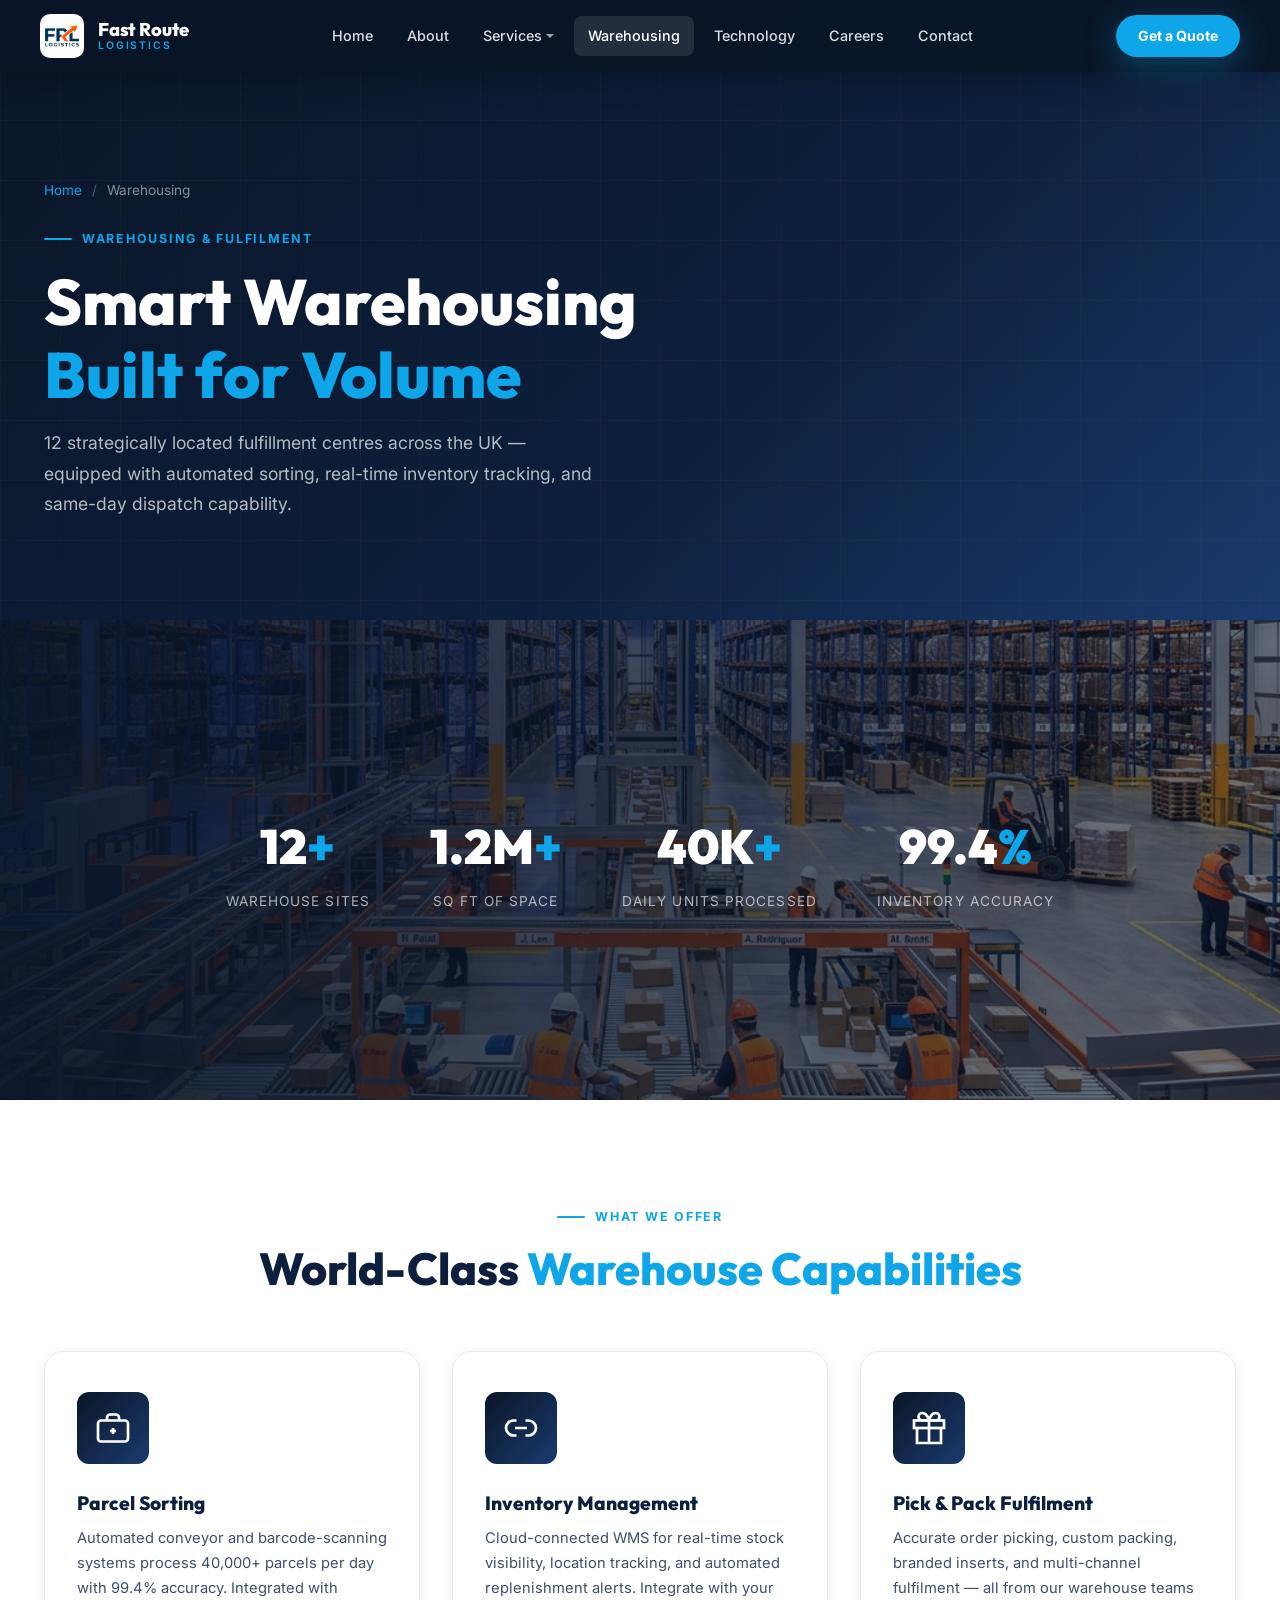
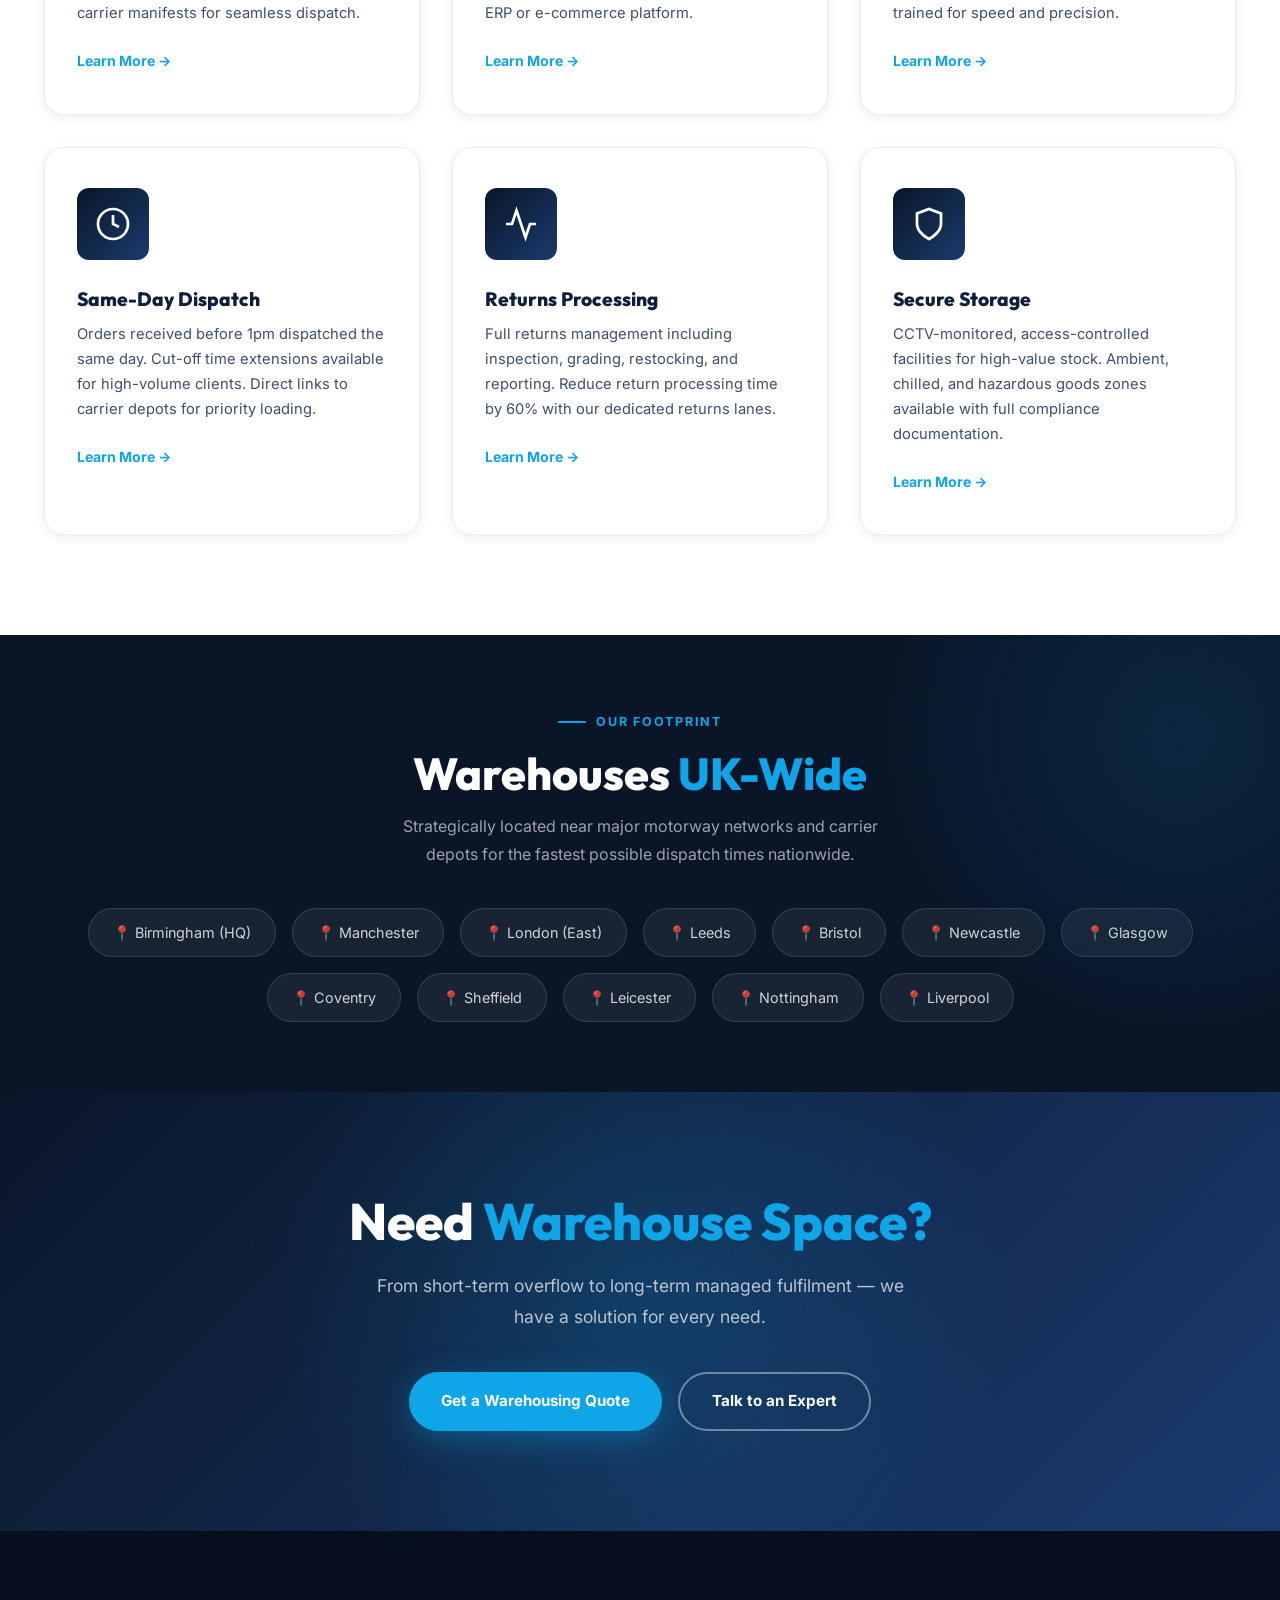
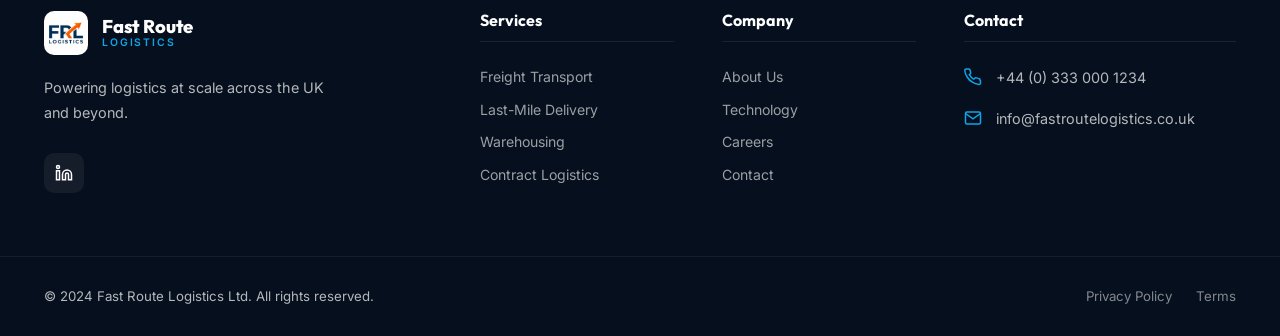
<file: warehousing.html>
<!DOCTYPE html>
<html lang="en">
<head>
  <meta charset="UTF-8" /><meta name="viewport" content="width=device-width, initial-scale=1.0" />
  <title>Warehousing — Fast Route Logistics</title>
  <meta name="description" content="Smart warehousing, parcel sorting, and inventory management solutions from Fast Route Logistics. 12+ sites across the UK." />
  <link rel="stylesheet" href="css/style.css" /><link rel="icon" type="image/png" href="images/logo.png" />
</head>
<body>
<nav id="navbar" class="scrolled">
  <div class="navbar-inner">
    <a href="index.html" class="nav-logo"><img src="images/logo.png" alt="FRL Logo" class="nav-logo-img" /><div class="nav-logo-text"><strong>Fast Route</strong><span>Logistics</span></div></a>
    <div class="nav-links">
      <a href="index.html">Home</a><a href="about.html">About</a>
      <div class="nav-dropdown"><a href="services.html">Services</a><div class="dropdown-menu"><a href="services.html#freight">Freight Transport</a><a href="services.html#last-mile">Last-Mile Delivery</a><a href="services.html#contract">Contract Logistics</a><a href="services.html#subcontract">Subcontractor Network</a></div></div>
      <a href="warehousing.html" class="active">Warehousing</a><a href="technology.html">Technology</a><a href="careers.html">Careers</a><a href="contact.html">Contact</a>
    </div>
    <div class="nav-actions"><a href="contact.html#quote" class="btn btn-primary" style="padding:10px 22px;font-size:0.88rem;border-radius:50px;">Get a Quote</a></div>
    <div class="hamburger" id="hamburgerBtn"><span></span><span></span><span></span></div>
  </div>
</nav>
<div class="mobile-nav" id="mobileNav"><button class="mobile-nav-close" id="mobileNavClose">✕</button><a href="index.html">Home</a><a href="about.html">About Us</a><a href="services.html">Services</a><a href="warehousing.html">Warehousing</a><a href="technology.html">Technology</a><a href="careers.html">Careers</a><a href="contact.html">Contact</a><a href="contact.html#quote" style="color:var(--orange);margin-top:16px;">Get a Quote →</a></div>

<section class="page-header">
  <div class="container"><div class="page-header-content">
    <div class="breadcrumb"><a href="index.html">Home</a><span>/</span>Warehousing</div>
    <div class="section-label">Warehousing &amp; Fulfilment</div>
    <h1>Smart Warehousing<br /><span class="text-orange">Built for Volume</span></h1>
    <p>12 strategically located fulfillment centres across the UK — equipped with automated sorting, real-time inventory tracking, and same-day dispatch capability.</p>
  </div></div>
</section>

<!-- HERO IMAGE -->
<section style="background:var(--navy);padding:0;">
  <div style="height:480px;overflow:hidden;position:relative;">
    <img src="images/warehouse.png" alt="FRL Warehouse" style="width:100%;height:100%;object-fit:cover;opacity:0.6;" />
    <div style="position:absolute;inset:0;background:linear-gradient(to right,rgba(10,22,40,0.9) 0%,rgba(10,22,40,0.2) 100%);display:flex;align-items:center;">
      <div class="container" style="display:flex;gap:60px;">
        <div style="text-align:center;">
          <div style="font-family:var(--font-heading);font-size:3rem;font-weight:900;color:var(--white);">12<span style="color:var(--orange);">+</span></div>
          <div style="color:rgba(255,255,255,0.65);font-size:0.85rem;text-transform:uppercase;letter-spacing:0.08em;margin-top:6px;">Warehouse Sites</div>
        </div>
        <div style="text-align:center;">
          <div style="font-family:var(--font-heading);font-size:3rem;font-weight:900;color:var(--white);">1.2M<span style="color:var(--orange);">+</span></div>
          <div style="color:rgba(255,255,255,0.65);font-size:0.85rem;text-transform:uppercase;letter-spacing:0.08em;margin-top:6px;">Sq Ft of Space</div>
        </div>
        <div style="text-align:center;">
          <div style="font-family:var(--font-heading);font-size:3rem;font-weight:900;color:var(--white);">40K<span style="color:var(--orange);">+</span></div>
          <div style="color:rgba(255,255,255,0.65);font-size:0.85rem;text-transform:uppercase;letter-spacing:0.08em;margin-top:6px;">Daily Units Processed</div>
        </div>
        <div style="text-align:center;">
          <div style="font-family:var(--font-heading);font-size:3rem;font-weight:900;color:var(--white);">99.4<span style="color:var(--orange);">%</span></div>
          <div style="color:rgba(255,255,255,0.65);font-size:0.85rem;text-transform:uppercase;letter-spacing:0.08em;margin-top:6px;">Inventory Accuracy</div>
        </div>
      </div>
    </div>
  </div>
</section>

<!-- CAPABILITIES -->
<section class="section-pad" style="background:var(--white);">
  <div class="container">
    <div class="text-center reveal" style="margin-bottom:56px;">
      <div class="section-label">What We Offer</div>
      <h2>World-Class <span class="text-orange">Warehouse Capabilities</span></h2>
    </div>
    <div class="grid-3">
      <div class="service-card reveal">
        <div class="service-icon"><svg xmlns="http://www.w3.org/2000/svg" viewBox="0 0 24 24" fill="none" stroke="currentColor" stroke-width="1.8"><rect x="2" y="7" width="20" height="14" rx="2"/><path d="M16 7V5a2 2 0 00-2-2h-4a2 2 0 00-2 2v2"/><line x1="12" y1="12" x2="12" y2="16"/><line x1="10" y1="14" x2="14" y2="14"/></svg></div>
        <h3>Parcel Sorting</h3>
        <p>Automated conveyor and barcode-scanning systems process 40,000+ parcels per day with 99.4% accuracy. Integrated with carrier manifests for seamless dispatch.</p>
        <a href="contact.html" class="service-link">Learn More →</a>
      </div>
      <div class="service-card reveal reveal-delay-1">
        <div class="service-icon"><svg xmlns="http://www.w3.org/2000/svg" viewBox="0 0 24 24" fill="none" stroke="currentColor" stroke-width="1.8"><path d="M9 17H7A5 5 0 017 7h2M15 7h2a5 5 0 010 10h-2M8 12h8"/></svg></div>
        <h3>Inventory Management</h3>
        <p>Cloud-connected WMS for real-time stock visibility, location tracking, and automated replenishment alerts. Integrate with your ERP or e-commerce platform.</p>
        <a href="contact.html" class="service-link">Learn More →</a>
      </div>
      <div class="service-card reveal reveal-delay-2">
        <div class="service-icon"><svg xmlns="http://www.w3.org/2000/svg" viewBox="0 0 24 24" fill="none" stroke="currentColor" stroke-width="1.8"><polyline points="20 12 20 22 4 22 4 12"/><rect x="2" y="7" width="20" height="5"/><line x1="12" y1="22" x2="12" y2="7"/><path d="M12 7H7.5a2.5 2.5 0 010-5C11 2 12 7 12 7z"/><path d="M12 7h4.5a2.5 2.5 0 000-5C13 2 12 7 12 7z"/></svg></div>
        <h3>Pick &amp; Pack Fulfilment</h3>
        <p>Accurate order picking, custom packing, branded inserts, and multi-channel fulfilment — all from our warehouse teams trained for speed and precision.</p>
        <a href="contact.html" class="service-link">Learn More →</a>
      </div>
      <div class="service-card reveal">
        <div class="service-icon"><svg xmlns="http://www.w3.org/2000/svg" viewBox="0 0 24 24" fill="none" stroke="currentColor" stroke-width="1.8"><circle cx="12" cy="12" r="10"/><polyline points="12,6 12,12 16,14"/></svg></div>
        <h3>Same-Day Dispatch</h3>
        <p>Orders received before 1pm dispatched the same day. Cut-off time extensions available for high-volume clients. Direct links to carrier depots for priority loading.</p>
        <a href="contact.html" class="service-link">Learn More →</a>
      </div>
      <div class="service-card reveal reveal-delay-1">
        <div class="service-icon"><svg xmlns="http://www.w3.org/2000/svg" viewBox="0 0 24 24" fill="none" stroke="currentColor" stroke-width="1.8"><path d="M22 12h-4l-3 9L9 3l-3 9H2"/></svg></div>
        <h3>Returns Processing</h3>
        <p>Full returns management including inspection, grading, restocking, and reporting. Reduce return processing time by 60% with our dedicated returns lanes.</p>
        <a href="contact.html" class="service-link">Learn More →</a>
      </div>
      <div class="service-card reveal reveal-delay-2">
        <div class="service-icon"><svg xmlns="http://www.w3.org/2000/svg" viewBox="0 0 24 24" fill="none" stroke="currentColor" stroke-width="1.8"><path d="M12 22s8-4 8-10V5l-8-3-8 3v7c0 6 8 10 8 10z"/></svg></div>
        <h3>Secure Storage</h3>
        <p>CCTV-monitored, access-controlled facilities for high-value stock. Ambient, chilled, and hazardous goods zones available with full compliance documentation.</p>
        <a href="contact.html" class="service-link">Learn More →</a>
      </div>
    </div>
  </div>
</section>

<!-- LOCATIONS STRIP -->
<section class="section-pad-sm dark-section">
  <div class="container">
    <div class="text-center reveal" style="margin-bottom:40px;">
      <div class="section-label">Our Footprint</div>
      <h2 style="color:var(--white);">Warehouses <span class="text-orange">UK-Wide</span></h2>
      <p style="color:rgba(255,255,255,0.6);max-width:520px;margin:12px auto 0;">Strategically located near major motorway networks and carrier depots for the fastest possible dispatch times nationwide.</p>
    </div>
    <div style="display:flex;flex-wrap:wrap;gap:16px;justify-content:center;">
      <span style="background:rgba(255,255,255,0.06);border:1px solid rgba(255,255,255,0.12);border-radius:50px;padding:12px 24px;color:rgba(255,255,255,0.8);font-size:0.9rem;">📍 Birmingham (HQ)</span>
      <span style="background:rgba(255,255,255,0.06);border:1px solid rgba(255,255,255,0.12);border-radius:50px;padding:12px 24px;color:rgba(255,255,255,0.8);font-size:0.9rem;">📍 Manchester</span>
      <span style="background:rgba(255,255,255,0.06);border:1px solid rgba(255,255,255,0.12);border-radius:50px;padding:12px 24px;color:rgba(255,255,255,0.8);font-size:0.9rem;">📍 London (East)</span>
      <span style="background:rgba(255,255,255,0.06);border:1px solid rgba(255,255,255,0.12);border-radius:50px;padding:12px 24px;color:rgba(255,255,255,0.8);font-size:0.9rem;">📍 Leeds</span>
      <span style="background:rgba(255,255,255,0.06);border:1px solid rgba(255,255,255,0.12);border-radius:50px;padding:12px 24px;color:rgba(255,255,255,0.8);font-size:0.9rem;">📍 Bristol</span>
      <span style="background:rgba(255,255,255,0.06);border:1px solid rgba(255,255,255,0.12);border-radius:50px;padding:12px 24px;color:rgba(255,255,255,0.8);font-size:0.9rem;">📍 Newcastle</span>
      <span style="background:rgba(255,255,255,0.06);border:1px solid rgba(255,255,255,0.12);border-radius:50px;padding:12px 24px;color:rgba(255,255,255,0.8);font-size:0.9rem;">📍 Glasgow</span>
      <span style="background:rgba(255,255,255,0.06);border:1px solid rgba(255,255,255,0.12);border-radius:50px;padding:12px 24px;color:rgba(255,255,255,0.8);font-size:0.9rem;">📍 Coventry</span>
      <span style="background:rgba(255,255,255,0.06);border:1px solid rgba(255,255,255,0.12);border-radius:50px;padding:12px 24px;color:rgba(255,255,255,0.8);font-size:0.9rem;">📍 Sheffield</span>
      <span style="background:rgba(255,255,255,0.06);border:1px solid rgba(255,255,255,0.12);border-radius:50px;padding:12px 24px;color:rgba(255,255,255,0.8);font-size:0.9rem;">📍 Leicester</span>
      <span style="background:rgba(255,255,255,0.06);border:1px solid rgba(255,255,255,0.12);border-radius:50px;padding:12px 24px;color:rgba(255,255,255,0.8);font-size:0.9rem;">📍 Nottingham</span>
      <span style="background:rgba(255,255,255,0.06);border:1px solid rgba(255,255,255,0.12);border-radius:50px;padding:12px 24px;color:rgba(255,255,255,0.8);font-size:0.9rem;">📍 Liverpool</span>
    </div>
  </div>
</section>

<section class="cta-banner">
  <div class="container" style="position:relative;z-index:1;"><div class="reveal">
    <h2>Need <span class="text-orange">Warehouse Space?</span></h2>
    <p>From short-term overflow to long-term managed fulfilment — we have a solution for every need.</p>
    <div class="cta-banner-actions"><a href="contact.html#quote" class="btn btn-primary">Get a Warehousing Quote</a><a href="contact.html" class="btn btn-outline">Talk to an Expert</a></div>
  </div></div>
</section>

<footer>
  <div class="container">
    <div class="footer-top">
      <div class="footer-brand"><a href="index.html" class="nav-logo"><img src="images/logo.png" alt="FRL" class="nav-logo-img" /><div class="nav-logo-text"><strong>Fast Route</strong><span>Logistics</span></div></a><p>Powering logistics at scale across the UK and beyond.</p><div class="footer-social"><a href="#" aria-label="LinkedIn"><svg viewBox="0 0 24 24" fill="none" stroke="currentColor" stroke-width="2"><path d="M16 8a6 6 0 016 6v7h-4v-7a2 2 0 00-2-2 2 2 0 00-2 2v7h-4v-7a6 6 0 016-6z"/><rect x="2" y="9" width="4" height="12"/><circle cx="4" cy="4" r="2"/></svg></a></div></div>
      <div class="footer-col"><h4>Services</h4><ul><li><a href="services.html#freight">Freight Transport</a></li><li><a href="services.html#last-mile">Last-Mile Delivery</a></li><li><a href="warehousing.html">Warehousing</a></li><li><a href="services.html#contract">Contract Logistics</a></li></ul></div>
      <div class="footer-col"><h4>Company</h4><ul><li><a href="about.html">About Us</a></li><li><a href="technology.html">Technology</a></li><li><a href="careers.html">Careers</a></li><li><a href="contact.html">Contact</a></li></ul></div>
      <div class="footer-col"><h4>Contact</h4><div class="footer-contact-item"><svg viewBox="0 0 24 24" fill="none" stroke="currentColor" stroke-width="2"><path d="M22 16.92v3a2 2 0 01-2.18 2 19.79 19.79 0 01-8.63-3.07A19.5 19.5 0 014.16 12a19.79 19.79 0 01-3.07-8.67A2 2 0 013.11 1.2h3a2 2 0 012 1.72c.127.96.361 1.903.7 2.81a2 2 0 01-.45 2.11L7.09 8.91a16 16 0 006 6l1.27-1.27a2 2 0 012.11-.45c.907.339 1.85.573 2.81.7A2 2 0 0121.28 16z"/></svg><span>+44 (0) 333 000 1234</span></div><div class="footer-contact-item"><svg viewBox="0 0 24 24" fill="none" stroke="currentColor" stroke-width="2"><path d="M4 4h16c1.1 0 2 .9 2 2v12c0 1.1-.9 2-2 2H4c-1.1 0-2-.9-2-2V6c0-1.1.9-2 2-2z"/><polyline points="22,6 12,13 2,6"/></svg><span>info@fastroutelogistics.co.uk</span></div></div>
    </div>
  </div>
  <div class="footer-bottom"><div class="container" style="display:flex;align-items:center;justify-content:space-between;flex-wrap:wrap;gap:16px;width:100%;"><p>© 2024 Fast Route Logistics Ltd. All rights reserved.</p><div class="footer-bottom-links"><a href="#">Privacy Policy</a><a href="#">Terms</a></div></div></div>
</footer>
<script>
document.getElementById('hamburgerBtn').addEventListener('click',()=>{document.getElementById('mobileNav').classList.add('open');document.body.style.overflow='hidden';});
document.getElementById('mobileNavClose').addEventListener('click',()=>{document.getElementById('mobileNav').classList.remove('open');document.body.style.overflow='';});
const ro=new IntersectionObserver((entries)=>{entries.forEach(e=>{if(e.isIntersecting){e.target.classList.add('visible');ro.unobserve(e.target);}});},{threshold:0.1});
document.querySelectorAll('.reveal').forEach(el=>ro.observe(el));
</script>
</body></html>
</file>
<file: css/style.css>
/* ============================================================
   FAST ROUTE LOGISTICS — Premium Design System
   ============================================================ */

@import url('https://fonts.googleapis.com/css2?family=Inter:wght@300;400;500;600;700;800;900&family=Outfit:wght@400;600;700;800;900&display=swap');

/* ── CSS Variables ── */
:root {
  --navy:        #0a1628;
  --navy-mid:    #0d1f3c;
  --navy-light:  #112244;
  --blue:        #1a3a6e;
  --blue-light:  #1e4d9b;
  --orange:      #0ea5e9;
  --orange-dark: #0284c7;
  --orange-glow: rgba(14,165,233,0.15);
  --white:       #ffffff;
  --off-white:   #f5f7fa;
  --light-gray:  #e8edf5;
  --mid-gray:    #8a96a8;
  --text-dark:   #0d1f3c;
  --text-body:   #3d4f6d;
  --shadow-sm:   0 2px 12px rgba(10,22,40,0.08);
  --shadow-md:   0 8px 32px rgba(10,22,40,0.14);
  --shadow-lg:   0 20px 60px rgba(10,22,40,0.2);
  --shadow-orange: 0 8px 32px rgba(14,165,233,0.35);
  --radius-sm:   6px;
  --radius-md:   12px;
  --radius-lg:   20px;
  --radius-xl:   32px;
  --transition:  all 0.3s cubic-bezier(0.4,0,0.2,1);
  --font-heading: 'Outfit', sans-serif;
  --font-body:    'Inter', sans-serif;
}

/* ── Reset ── */
*, *::before, *::after { box-sizing: border-box; margin: 0; padding: 0; }
html { scroll-behavior: smooth; font-size: 16px; overflow-x: hidden; }
body {
  font-family: var(--font-body);
  color: var(--text-body);
  background: var(--white);
  overflow-x: hidden;
  line-height: 1.6;
  -webkit-text-size-adjust: 100%;
}
img { max-width: 100%; height: auto; display: block; }
a { text-decoration: none; color: inherit; }
ul { list-style: none; }
button { cursor: pointer; border: none; background: none; font-family: inherit; }

/* ── Typography ── */
h1,h2,h3,h4,h5,h6 { font-family: var(--font-heading); color: var(--text-dark); line-height: 1.15; font-weight: 800; }
h1 { font-size: clamp(2.4rem, 5vw, 4.2rem); }
h2 { font-size: clamp(1.8rem, 3.5vw, 3rem); }
h3 { font-size: clamp(1.3rem, 2.5vw, 1.9rem); }
h4 { font-size: 1.2rem; }
p  { line-height: 1.75; }

/* ── Utility ── */
.container { max-width: 1240px; margin: 0 auto; padding: 0 24px; }
.section-pad { padding: 100px 0; }
.section-pad-sm { padding: 70px 0; }
.text-orange { color: var(--orange); }
.text-white  { color: var(--white); }
.text-center { text-align: center; }
.flex        { display: flex; }
.flex-center { display: flex; align-items: center; justify-content: center; }
.grid-2 { display: grid; grid-template-columns: 1fr 1fr; gap: 48px; align-items: center; }
.grid-3 { display: grid; grid-template-columns: repeat(3,1fr); gap: 32px; }
.grid-4 { display: grid; grid-template-columns: repeat(4,1fr); gap: 24px; }

/* ── Section Label ── */
.section-label {
  display: inline-flex;
  align-items: center;
  gap: 10px;
  font-family: var(--font-body);
  font-weight: 700;
  font-size: 0.78rem;
  letter-spacing: 0.14em;
  text-transform: uppercase;
  color: var(--orange);
  margin-bottom: 16px;
}
.section-label::before {
  content: '';
  display: block;
  width: 28px; height: 2px;
  background: var(--orange);
  border-radius: 2px;
}

/* ── Buttons ── */
.btn {
  display: inline-flex;
  align-items: center;
  gap: 10px;
  padding: 15px 32px;
  border-radius: 50px;
  font-family: var(--font-body);
  font-weight: 700;
  font-size: 0.95rem;
  transition: var(--transition);
  white-space: nowrap;
}
.btn-primary {
  background: var(--orange);
  color: var(--white);
  box-shadow: var(--shadow-orange);
}
.btn-primary:hover {
  background: var(--orange-dark);
  transform: translateY(-2px);
  box-shadow: 0 12px 40px rgba(14,165,233,0.5);
}
.btn-outline {
  background: transparent;
  color: var(--white);
  border: 2px solid rgba(255,255,255,0.4);
}
.btn-outline:hover {
  background: rgba(255,255,255,0.12);
  border-color: rgba(255,255,255,0.8);
  transform: translateY(-2px);
}
.btn-outline-dark {
  background: transparent;
  color: var(--navy);
  border: 2px solid var(--navy);
}
.btn-outline-dark:hover {
  background: var(--navy);
  color: var(--white);
  transform: translateY(-2px);
}
.btn-navy {
  background: var(--navy);
  color: var(--white);
}
.btn-navy:hover {
  background: var(--navy-mid);
  transform: translateY(-2px);
}
.btn svg { width: 18px; height: 18px; flex-shrink: 0; }

/* ── Cards ── */
.card {
  background: var(--white);
  border-radius: var(--radius-lg);
  padding: 40px 32px;
  box-shadow: var(--shadow-md);
  transition: var(--transition);
  border: 1px solid var(--light-gray);
}
.card:hover {
  transform: translateY(-6px);
  box-shadow: var(--shadow-lg);
}
.card-icon {
  width: 64px; height: 64px;
  border-radius: var(--radius-md);
  background: var(--orange-glow);
  display: flex; align-items: center; justify-content: center;
  margin-bottom: 24px;
  transition: var(--transition);
}
.card-icon svg { width: 32px; height: 32px; color: var(--orange); }
.card:hover .card-icon { background: var(--orange); }
.card:hover .card-icon svg { color: var(--white); }
.card h3 { font-size: 1.25rem; margin-bottom: 12px; color: var(--text-dark); }
.card p  { color: var(--text-body); font-size: 0.95rem; }

/* ── NAVBAR ── */
#navbar {
  position: fixed;
  top: 0; left: 0; right: 0;
  z-index: 1000;
  padding: 0;
  transition: var(--transition);
}
.navbar-inner {
  display: flex;
  align-items: center;
  justify-content: space-between;
  padding: 20px 40px;
  transition: var(--transition);
}
#navbar.scrolled .navbar-inner {
  background: rgba(10,22,40,0.97);
  backdrop-filter: blur(20px);
  padding: 14px 40px;
  box-shadow: 0 4px 32px rgba(0,0,0,0.3);
}
#navbar.transparent .navbar-inner { background: transparent; }

.nav-logo {
  display: flex;
  align-items: center;
  gap: 14px;
  text-decoration: none;
}
.nav-logo-img {
  width: 44px; height: 44px;
  border-radius: 10px;
  object-fit: cover;
  background: var(--orange);
}
.nav-logo-text { display: flex; flex-direction: column; line-height: 1.1; }
.nav-logo-text strong {
  font-family: var(--font-heading);
  font-size: 1.15rem;
  font-weight: 800;
  color: var(--white);
  letter-spacing: -0.01em;
}
.nav-logo-text span {
  font-size: 0.65rem;
  font-weight: 600;
  color: var(--orange);
  letter-spacing: 0.18em;
  text-transform: uppercase;
}

.nav-links {
  display: flex;
  align-items: center;
  gap: 6px;
}
.nav-links a {
  color: rgba(255,255,255,0.85);
  font-size: 0.9rem;
  font-weight: 500;
  padding: 8px 14px;
  border-radius: 8px;
  transition: var(--transition);
}
.nav-links a:hover,
.nav-links a.active { color: var(--white); background: rgba(255,255,255,0.1); }

.nav-dropdown { position: relative; }
.nav-dropdown > a { display: flex; align-items: center; gap: 4px; }
.nav-dropdown > a::after {
  content: '';
  border: 4px solid transparent;
  border-top-color: rgba(255,255,255,0.6);
  margin-top: 4px;
  transition: var(--transition);
}
.nav-dropdown:hover > a::after { border-top-color: var(--white); }
.dropdown-menu {
  display: none;
  position: absolute;
  top: calc(100% + 12px);
  left: 50%;
  transform: translateX(-50%);
  background: var(--navy);
  border-radius: var(--radius-md);
  min-width: 220px;
  box-shadow: var(--shadow-lg);
  border: 1px solid rgba(255,255,255,0.08);
  overflow: hidden;
  z-index: 100;
}
.nav-dropdown:hover .dropdown-menu { display: block; }
.dropdown-menu a {
  display: block;
  padding: 12px 20px;
  color: rgba(255,255,255,0.8);
  font-size: 0.88rem;
  border-radius: 0;
  border-bottom: 1px solid rgba(255,255,255,0.06);
}
.dropdown-menu a:last-child { border-bottom: none; }
.dropdown-menu a:hover { background: rgba(247,115,28,0.15); color: var(--orange); }

.nav-actions { display: flex; align-items: center; gap: 12px; }
.nav-cta {
  background: var(--orange);
  color: var(--white) !important;
  padding: 10px 22px !important;
  border-radius: 50px !important;
  font-weight: 700 !important;
  font-size: 0.88rem !important;
}
.nav-cta:hover { background: var(--orange-dark) !important; transform: translateY(-1px); }

.hamburger {
  display: none;
  flex-direction: column;
  gap: 5px;
  cursor: pointer;
  padding: 8px;
}
.hamburger span {
  display: block;
  width: 26px; height: 2px;
  background: var(--white);
  border-radius: 2px;
  transition: var(--transition);
}

/* ── HERO ── */
.hero {
  min-height: 100vh;
  position: relative;
  display: flex;
  align-items: center;
  overflow: hidden;
  background: var(--navy);
}
.hero-bg {
  position: absolute;
  inset: 0;
  background: url('../images/hero_bg.png') center/cover no-repeat;
  opacity: 0.35;
}
.hero-overlay {
  position: absolute;
  inset: 0;
  background: linear-gradient(135deg, rgba(10,22,40,0.95) 0%, rgba(13,31,60,0.8) 50%, rgba(10,22,40,0.92) 100%);
}
.hero-grid-lines {
  position: absolute;
  inset: 0;
  background-image:
    linear-gradient(rgba(247,115,28,0.04) 1px, transparent 1px),
    linear-gradient(90deg, rgba(247,115,28,0.04) 1px, transparent 1px);
  background-size: 60px 60px;
}
.hero-content {
  position: relative;
  z-index: 2;
  max-width: 780px;
  padding-top: 100px;
}
.hero-badge {
  display: inline-flex;
  align-items: center;
  gap: 10px;
  background: rgba(14,165,233,0.12);
  border: 1px solid rgba(14,165,233,0.3);
  border-radius: 50px;
  padding: 8px 20px;
  margin-bottom: 28px;
  font-size: 0.8rem;
  font-weight: 700;
  color: var(--orange);
  letter-spacing: 0.1em;
  text-transform: uppercase;
}
.hero-badge-dot {
  width: 8px; height: 8px;
  border-radius: 50%;
  background: var(--orange);
  animation: pulse-dot 2s infinite;
}
@keyframes pulse-dot {
  0%,100% { opacity: 1; transform: scale(1); }
  50% { opacity: 0.6; transform: scale(1.3); }
}
.hero h1 { color: var(--white); margin-bottom: 24px; font-size: clamp(2.6rem, 5.5vw, 4.5rem); }
.hero h1 em { color: var(--orange); font-style: normal; }
.hero-sub {
  color: rgba(255,255,255,0.72);
  font-size: 1.15rem;
  max-width: 580px;
  margin-bottom: 44px;
  line-height: 1.75;
}
.hero-actions { display: flex; align-items: center; gap: 16px; flex-wrap: wrap; margin-bottom: 64px; }

.hero-stats {
  display: flex;
  gap: 48px;
  padding-top: 32px;
  border-top: 1px solid rgba(255,255,255,0.1);
}
.hero-stat-val {
  font-family: var(--font-heading);
  font-size: 2.2rem;
  font-weight: 900;
  color: var(--white);
  line-height: 1;
}
.hero-stat-val span { color: var(--orange); }
.hero-stat-label { font-size: 0.8rem; color: rgba(255,255,255,0.5); margin-top: 4px; text-transform: uppercase; letter-spacing: 0.08em; }

/* tracking bar in hero */
.hero-track {
  position: absolute;
  bottom: 0; left: 0; right: 0;
  z-index: 3;
  background: rgba(255,255,255,0.04);
  backdrop-filter: blur(20px);
  border-top: 1px solid rgba(255,255,255,0.1);
  padding: 0;
}
.hero-track-inner {
  display: flex;
  align-items: stretch;
  max-width: 1240px;
  margin: 0 auto;
}
.hero-track-label {
  background: var(--orange);
  color: var(--white);
  padding: 20px 32px;
  font-weight: 800;
  font-size: 0.85rem;
  letter-spacing: 0.08em;
  text-transform: uppercase;
  white-space: nowrap;
  display: flex; align-items: center; gap: 10px;
}
.hero-track-form {
  flex: 1;
  display: flex;
  align-items: center;
  padding: 8px 20px;
}
.hero-track-form input {
  flex: 1;
  background: none;
  border: none;
  outline: none;
  color: var(--white);
  font-size: 0.95rem;
  font-family: var(--font-body);
  padding: 8px 16px;
}
.hero-track-form input::placeholder { color: rgba(255,255,255,0.4); }
.hero-track-form button {
  background: var(--orange);
  color: var(--white);
  border: none;
  padding: 12px 28px;
  border-radius: 8px;
  font-weight: 700;
  font-size: 0.9rem;
  font-family: var(--font-body);
  cursor: pointer;
  transition: var(--transition);
}
.hero-track-form button:hover { background: var(--orange-dark); }

/* ── STATS BAND ── */
.stats-band {
  background: var(--navy);
  padding: 70px 0;
}
.stats-grid {
  display: grid;
  grid-template-columns: repeat(4,1fr);
  gap: 2px;
}
.stat-item {
  text-align: center;
  padding: 40px 24px;
  position: relative;
}
.stat-item:not(:last-child)::after {
  content: '';
  position: absolute;
  right: 0; top: 20%; bottom: 20%;
  width: 1px;
  background: rgba(255,255,255,0.1);
}
.stat-number {
  font-family: var(--font-heading);
  font-size: clamp(2.5rem, 4vw, 3.5rem);
  font-weight: 900;
  color: var(--white);
  line-height: 1;
}
.stat-number span { color: var(--orange); }
.stat-desc { color: var(--mid-gray); font-size: 0.85rem; margin-top: 8px; text-transform: uppercase; letter-spacing: 0.08em; }

/* ── SERVICES ── */
.services-section { background: var(--off-white); }
.services-header { text-align: center; margin-bottom: 64px; }
.services-header h2 { margin-bottom: 16px; }
.services-header p { color: var(--text-body); max-width: 580px; margin: 0 auto; font-size: 1.05rem; }
.service-card {
  background: var(--white);
  border-radius: var(--radius-lg);
  padding: 40px 32px;
  box-shadow: var(--shadow-sm);
  border: 1px solid var(--light-gray);
  transition: var(--transition);
  position: relative;
  overflow: hidden;
}
.service-card::before {
  content: '';
  position: absolute;
  top: 0; left: 0; right: 0;
  height: 3px;
  background: linear-gradient(90deg, var(--orange), #38bdf8);
  transform: scaleX(0);
  transform-origin: left;
  transition: var(--transition);
}
.service-card:hover::before { transform: scaleX(1); }
.service-card:hover { transform: translateY(-8px); box-shadow: var(--shadow-lg); }
.service-icon {
  width: 72px; height: 72px;
  background: linear-gradient(135deg, var(--navy), var(--blue));
  border-radius: var(--radius-md);
  display: flex; align-items: center; justify-content: center;
  margin-bottom: 28px;
  transition: var(--transition);
}
.service-icon svg { width: 36px; height: 36px; color: var(--white); }
.service-card:hover .service-icon { background: linear-gradient(135deg, var(--orange), var(--orange-dark)); transform: scale(1.08); }
.service-card h3 { margin-bottom: 12px; font-size: 1.2rem; }
.service-card p { font-size: 0.92rem; color: var(--text-body); line-height: 1.7; }
.service-link {
  display: inline-flex;
  align-items: center;
  gap: 6px;
  margin-top: 24px;
  font-weight: 700;
  font-size: 0.88rem;
  color: var(--orange);
  transition: var(--transition);
}
.service-link:hover { gap: 10px; }

/* ── WHY US ── */
.why-us { background: var(--white); }
.why-us-image {
  border-radius: var(--radius-xl);
  overflow: hidden;
  position: relative;
}
.why-us-image img { width: 100%; height: 520px; object-fit: cover; }
.why-badge-float {
  position: absolute;
  bottom: -24px; right: -24px;
  background: var(--orange);
  border-radius: var(--radius-md);
  padding: 24px 28px;
  text-align: center;
  box-shadow: var(--shadow-orange);
}
.why-badge-float strong {
  display: block;
  font-family: var(--font-heading);
  font-size: 2.6rem;
  font-weight: 900;
  color: var(--white);
  line-height: 1;
}
.why-badge-float span {
  font-size: 0.78rem;
  color: rgba(255,255,255,0.85);
  text-transform: uppercase;
  letter-spacing: 0.08em;
}
.why-points { display: flex; flex-direction: column; gap: 24px; }
.why-point {
  display: flex;
  gap: 20px;
  align-items: flex-start;
}
.why-point-icon {
  flex-shrink: 0;
  width: 52px; height: 52px;
  background: var(--orange-glow);
  border-radius: 12px;
  display: flex; align-items: center; justify-content: center;
}
.why-point-icon svg { width: 26px; height: 26px; color: var(--orange); }
.why-point-text h4 { margin-bottom: 6px; font-size: 1.05rem; color: var(--text-dark); }
.why-point-text p { font-size: 0.92rem; color: var(--text-body); }

/* ── DARK SECTION ── */
.dark-section {
  background: var(--navy);
  position: relative;
  overflow: hidden;
}
.dark-section::before {
  content: '';
  position: absolute;
  top: -200px; right: -200px;
  width: 600px; height: 600px;
  background: radial-gradient(circle, rgba(14,165,233,0.12) 0%, transparent 70%);
  border-radius: 50%;
}

/* ── TESTIMONIALS ── */
.testimonials { background: var(--off-white); }
.testimonial-grid { display: grid; grid-template-columns: repeat(3,1fr); gap: 28px; }
.testimonial-card {
  background: var(--white);
  border-radius: var(--radius-lg);
  padding: 36px 32px;
  box-shadow: var(--shadow-sm);
  border: 1px solid var(--light-gray);
  transition: var(--transition);
}
.testimonial-card:hover { transform: translateY(-4px); box-shadow: var(--shadow-md); }
.testimonial-stars { display: flex; gap: 4px; margin-bottom: 20px; }
.testimonial-stars svg { width: 18px; height: 18px; fill: var(--orange); color: var(--orange); }
.testimonial-text { font-size: 0.97rem; color: var(--text-body); line-height: 1.8; margin-bottom: 28px; font-style: italic; }
.testimonial-author { display: flex; align-items: center; gap: 14px; }
.testimonial-avatar {
  width: 48px; height: 48px;
  border-radius: 50%;
  background: linear-gradient(135deg, var(--navy), var(--blue));
  display: flex; align-items: center; justify-content: center;
  font-family: var(--font-heading);
  font-weight: 800;
  font-size: 1.1rem;
  color: var(--white);
  flex-shrink: 0;
}
.testimonial-author-info strong { display: block; font-size: 0.95rem; color: var(--text-dark); }
.testimonial-author-info span  { font-size: 0.82rem; color: var(--mid-gray); }

/* ── PARTNERS ── */
.partners { background: var(--white); }
.partners-track-wrap { overflow: hidden; position: relative; margin-top: 48px; }
.partners-track-wrap::before,
.partners-track-wrap::after {
  content: '';
  position: absolute;
  top: 0; bottom: 0;
  width: 120px;
  z-index: 2;
}
.partners-track-wrap::before { left: 0; background: linear-gradient(90deg, var(--white), transparent); }
.partners-track-wrap::after  { right: 0; background: linear-gradient(270deg, var(--white), transparent); }
.partners-track {
  display: flex;
  gap: 48px;
  animation: scroll-track 28s linear infinite;
  width: max-content;
}
.partners-track:hover { animation-play-state: paused; }
@keyframes scroll-track {
  0% { transform: translateX(0); }
  100% { transform: translateX(-50%); }
}
.partner-logo {
  display: flex; align-items: center; justify-content: center;
  background: var(--off-white);
  border: 1px solid var(--light-gray);
  border-radius: 12px;
  padding: 18px 36px;
  min-width: 160px; height: 72px;
  font-family: var(--font-heading);
  font-weight: 800;
  font-size: 1.05rem;
  color: var(--blue);
  letter-spacing: 0.04em;
  transition: var(--transition);
  cursor: default;
}
.partner-logo:hover { background: var(--navy); color: var(--white); border-color: var(--navy); }

/* ── CTA BANNER ── */
.cta-banner {
  background: linear-gradient(135deg, var(--navy) 0%, var(--blue) 100%);
  padding: 100px 0;
  text-align: center;
  position: relative;
  overflow: hidden;
}
.cta-banner::before {
  content: '';
  position: absolute;
  top: 50%; left: 50%; transform: translate(-50%,-50%);
  width: 800px; height: 800px;
  background: radial-gradient(circle, rgba(14,165,233,0.18) 0%, transparent 65%);
}
.cta-banner h2 { color: var(--white); margin-bottom: 20px; font-size: clamp(2rem, 4vw, 3.2rem); }
.cta-banner p { color: rgba(255,255,255,0.7); font-size: 1.1rem; max-width: 540px; margin: 0 auto 40px; }
.cta-banner-actions { display: flex; gap: 16px; justify-content: center; flex-wrap: wrap; }

/* ── FOOTER ── */
footer {
  background: #060f1d;
  color: rgba(255,255,255,0.7);
  font-size: 0.9rem;
}
.footer-top {
  display: grid;
  grid-template-columns: 2fr 1fr 1fr 1.4fr;
  gap: 48px;
  padding: 80px 0 60px;
}
.footer-brand p { line-height: 1.75; margin: 20px 0 28px; max-width: 300px; font-size: 0.9rem; }
.footer-social { display: flex; gap: 12px; }
.footer-social a {
  width: 40px; height: 40px;
  border-radius: 10px;
  background: rgba(255,255,255,0.06);
  display: flex; align-items: center; justify-content: center;
  transition: var(--transition);
}
.footer-social a:hover { background: var(--orange); }
.footer-social a svg { width: 18px; height: 18px; color: var(--white); }
.footer-col h4 {
  color: var(--white);
  font-size: 1rem;
  font-weight: 700;
  margin-bottom: 24px;
  padding-bottom: 12px;
  border-bottom: 1px solid rgba(255,255,255,0.08);
}
.footer-col ul li { margin-bottom: 10px; }
.footer-col ul li a {
  color: rgba(255,255,255,0.6);
  transition: var(--transition);
  font-size: 0.88rem;
  display: flex; align-items: center; gap: 8px;
}
.footer-col ul li a:hover { color: var(--orange); padding-left: 4px; }
.footer-contact-item {
  display: flex;
  align-items: flex-start;
  gap: 14px;
  margin-bottom: 18px;
}
.footer-contact-item svg { width: 18px; height: 18px; color: var(--orange); flex-shrink: 0; margin-top: 2px; }
.footer-bottom {
  border-top: 1px solid rgba(255,255,255,0.06);
  padding: 28px 0;
  display: flex;
  align-items: center;
  justify-content: space-between;
  flex-wrap: wrap;
  gap: 16px;
}
.footer-bottom p { font-size: 0.83rem; }
.footer-bottom-links { display: flex; gap: 24px; }
.footer-bottom-links a { color: rgba(255,255,255,0.5); font-size: 0.83rem; transition: var(--transition); }
.footer-bottom-links a:hover { color: var(--orange); }

/* ── PAGE HEADER ── */
.page-header {
  background: linear-gradient(135deg, var(--navy) 0%, var(--navy-mid) 60%, var(--blue) 100%);
  padding: 180px 0 100px;
  position: relative;
  overflow: hidden;
}
.page-header::before {
  content: '';
  position: absolute;
  inset: 0;
  background-image:
    linear-gradient(rgba(247,115,28,0.04) 1px, transparent 1px),
    linear-gradient(90deg, rgba(247,115,28,0.04) 1px, transparent 1px);
  background-size: 60px 60px;
}
.page-header-content { position: relative; z-index: 1; }
.page-header h1 { color: var(--white); margin-bottom: 16px; }
.page-header p { color: rgba(255,255,255,0.7); font-size: 1.1rem; max-width: 560px; }
.breadcrumb {
  display: flex; align-items: center; gap: 10px;
  color: rgba(255,255,255,0.5);
  font-size: 0.85rem;
  margin-bottom: 20px;
}
.breadcrumb a { color: var(--orange); }
.breadcrumb span { color: rgba(255,255,255,0.3); }

/* ── MOBILE NAV ── */
.mobile-nav {
  display: none;
  position: fixed;
  top: 0; left: 0; right: 0; bottom: 0;
  background: var(--navy);
  z-index: 999;
  padding: 100px 32px 40px;
  flex-direction: column;
  overflow-y: auto;
}
.mobile-nav.open { display: flex; }
.mobile-nav a {
  color: rgba(255,255,255,0.85);
  font-size: 1.3rem;
  font-weight: 600;
  padding: 16px 0;
  border-bottom: 1px solid rgba(255,255,255,0.08);
  display: block;
}
.mobile-nav a:hover { color: var(--orange); }
.mobile-nav-close {
  position: absolute;
  top: 24px; right: 24px;
  background: rgba(255,255,255,0.08);
  border: none;
  color: var(--white);
  width: 44px; height: 44px;
  border-radius: 10px;
  display: flex; align-items: center; justify-content: center;
  cursor: pointer;
  font-size: 1.4rem;
}

/* ── ANIMATIONS ── */
.reveal {
  opacity: 0;
  transform: translateY(32px);
  transition: opacity 0.7s ease, transform 0.7s ease;
}
.reveal.visible { opacity: 1; transform: translateY(0); }
.reveal-delay-1 { transition-delay: 0.1s; }
.reveal-delay-2 { transition-delay: 0.2s; }
.reveal-delay-3 { transition-delay: 0.3s; }
.reveal-delay-4 { transition-delay: 0.4s; }

/* ── RESPONSIVE ── */
@media (max-width: 1024px) {
  .grid-4 { grid-template-columns: repeat(2,1fr); }
  .stats-grid { grid-template-columns: repeat(2,1fr); }
  .footer-top { grid-template-columns: 1fr 1fr; }
  .testimonial-grid { grid-template-columns: 1fr 1fr; }
}

@media (max-width: 768px) {
  /* Nav */
  .nav-links, .nav-actions { display: none; }
  .hamburger { display: flex; }
  .navbar-inner { padding: 14px 20px; }

  /* Grids — ALL collapse to single column */
  .grid-2 { grid-template-columns: 1fr !important; gap: 32px; }
  .grid-3 { grid-template-columns: 1fr !important; gap: 20px; }
  .grid-4 { grid-template-columns: 1fr 1fr; gap: 16px; }
  .stats-grid { grid-template-columns: 1fr 1fr; gap: 2px; }

  /* Section padding */
  .section-pad { padding: 60px 0; }
  .section-pad-sm { padding: 40px 0; }
  .container { padding: 0 16px; }

  /* Hero */
  .hero-content { padding-top: 80px; }
  .hero h1 { font-size: clamp(2rem, 9vw, 3rem); }
  .hero-sub { font-size: 1rem; margin-bottom: 32px; }
  .hero-actions { flex-direction: column; align-items: stretch; gap: 12px; }
  .hero-actions .btn { width: 100%; justify-content: center; }
  .hero-stats { gap: 20px; flex-wrap: wrap; padding-top: 24px; }
  .hero-stat-val { font-size: 1.8rem; }
  .hero-track-inner { flex-direction: column; }
  .hero-track-label { padding: 14px 20px; justify-content: center; }
  .hero-track-form { flex-direction: column; gap: 10px; padding: 12px 16px; }
  .hero-track-form input { padding: 10px 0; width: 100%; }
  .hero-track-form button { width: 100%; padding: 14px; border-radius: 8px; }

  /* Stats band */
  .stat-item { padding: 28px 16px; }
  .stat-number { font-size: 2.2rem; }
  .stat-item:not(:last-child)::after { display: none; }

  /* Service cards */
  .service-card { padding: 28px 24px; }

  /* Why us */
  .why-us-image img { height: 280px; }
  .why-badge-float { bottom: 16px; right: 16px; padding: 16px 20px; }
  .why-badge-float strong { font-size: 2rem; }

  /* Testimonials */
  .testimonial-grid { grid-template-columns: 1fr; }

  .quote-inner-grid { grid-template-columns: 1fr !important; }
  .quote-box-pad { padding: 28px 20px !important; }

  /* Footer */
  .footer-top { grid-template-columns: 1fr; gap: 28px; padding: 50px 0 36px; }
  .footer-bottom { flex-direction: column; text-align: center; gap: 12px; }
  .footer-bottom-links { flex-wrap: wrap; justify-content: center; gap: 16px; }

  /* CTA */
  .cta-banner { padding: 70px 0; }
  .cta-banner-actions { flex-direction: column; align-items: center; gap: 12px; }
  .cta-banner-actions .btn { width: 100%; max-width: 320px; justify-content: center; }

  /* Page header */
  .page-header { padding: 140px 0 70px; }
  .page-header p { font-size: 1rem; }

  /* Technology section gap */
  .dark-section .grid-2 { gap: 40px !important; }
}

@media (max-width: 480px) {
  .grid-4 { grid-template-columns: 1fr; }
  .stats-grid { grid-template-columns: 1fr 1fr; }
  .btn { font-size: 0.9rem; padding: 13px 24px; }
  h2 { font-size: clamp(1.6rem, 6vw, 2rem); }
  .service-card { padding: 24px 20px; }
  .card { padding: 28px 20px; }
  .why-us-image img { height: 220px; }
  .testimonial-card { padding: 24px 20px; }
}
</file>
